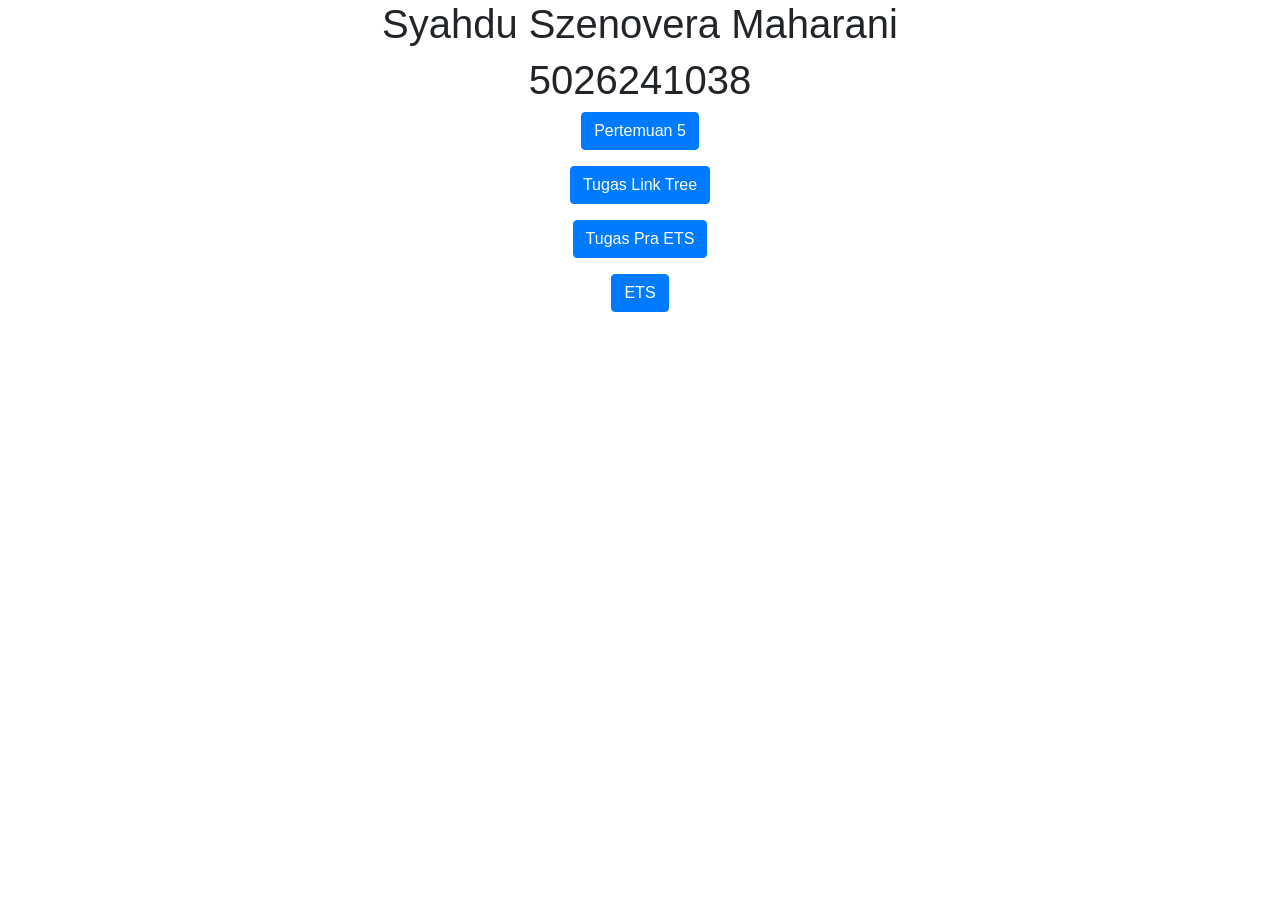
<file: index.html>
<!DOCTYPE html>
<html lang="en">

<head>
    <title>Bootstrap 4 Example</title>
    <meta charset="utf-8">
    <meta name="viewport" content="width=device-width, initial-scale=1">
    <link rel="stylesheet" href="https://cdn.jsdelivr.net/npm/bootstrap@4.6.2/dist/css/bootstrap.min.css">
    <script src="https://cdn.jsdelivr.net/npm/jquery@3.7.1/dist/jquery.slim.min.js"></script>
    <script src="https://cdn.jsdelivr.net/npm/popper.js@1.16.1/dist/umd/popper.min.js"></script>
    <script src="https://cdn.jsdelivr.net/npm/bootstrap@4.6.2/dist/js/bootstrap.bundle.min.js"></script>
</head>

<body>

    <div class="container">
        <center>
            <h1>Syahdu Szenovera Maharani</h1>
            <h1>5026241038</h1>
            <p><a href="pertemuan5.html" target="_blank"><button class="btn btn-primary">Pertemuan 5</button></a></p>
            <p><a href="linktree.html" target="_blank"><button class="btn btn-primary">Tugas Link Tree</button></a></p>
            <p><a href="tugas_ets.html" target="_blank"><button class="btn btn-primary">Tugas Pra ETS</button></a></p>
            <p><a href="5026241038.html" target="_blank"><button class="btn btn-primary">ETS</button></a>
        </center>
    </div>

</body>

</html>
</file>
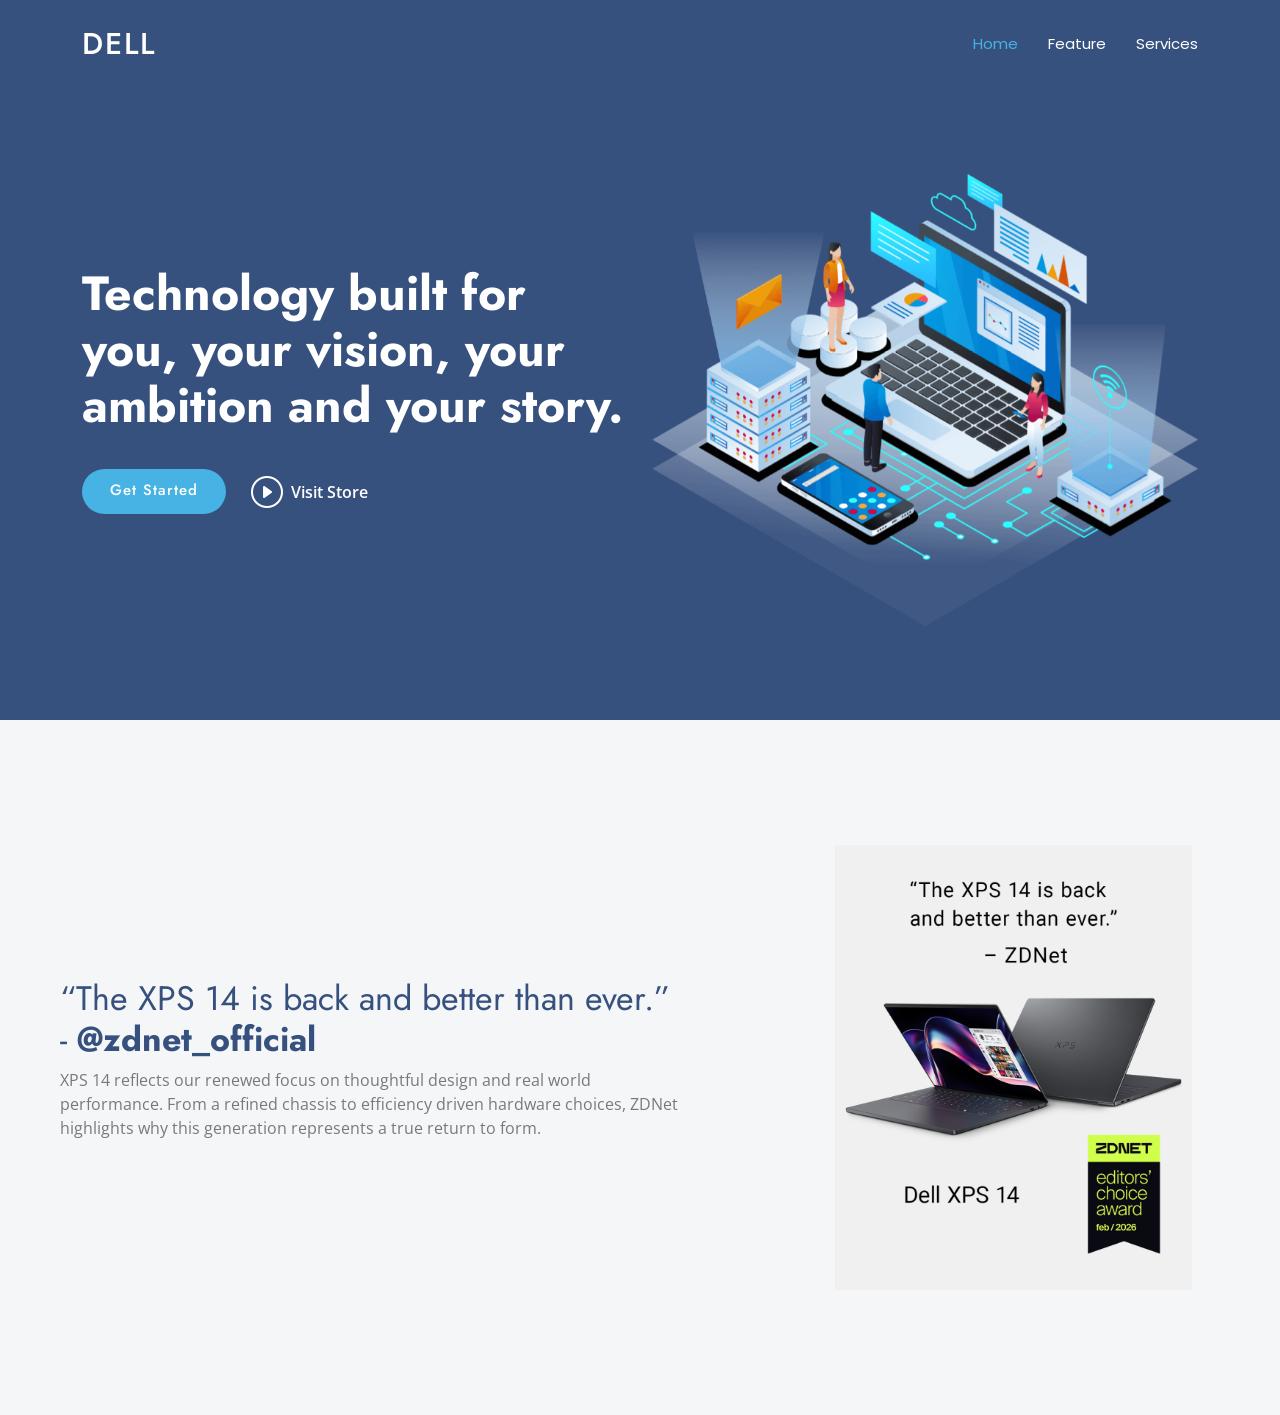
<file: pertemuan5.html>
<!DOCTYPE html>
<html lang="en">

<head>
    <meta charset="utf-8">
    <meta content="width=device-width, initial-scale=1.0" name="viewport">
    <title>Dell</title>
    <meta name="description" content="">
    <meta name="keywords" content="">

    <!-- Favicons -->
    <link href="assets/img/favicon.png" rel="icon">
    <link href="assets/img/apple-touch-icon.png" rel="apple-touch-icon">

    <!-- Fonts -->
    <link href="https://fonts.googleapis.com" rel="preconnect">
    <link href="https://fonts.gstatic.com" rel="preconnect" crossorigin>
    <link
        href="https://fonts.googleapis.com/css2?family=Open+Sans:ital,wght@0,300;0,400;0,500;0,600;0,700;0,800;1,300;1,400;1,500;1,600;1,700;1,800&family=Poppins:ital,wght@0,100;0,200;0,300;0,400;0,500;0,600;0,700;0,800;0,900;1,100;1,200;1,300;1,400;1,500;1,600;1,700;1,800;1,900&family=Jost:ital,wght@0,100;0,200;0,300;0,400;0,500;0,600;0,700;0,800;0,900;1,100;1,200;1,300;1,400;1,500;1,600;1,700;1,800;1,900&display=swap"
        rel="stylesheet">

    <!-- Vendor CSS Files -->
    <link href="assets/vendor/bootstrap/css/bootstrap.min.css" rel="stylesheet">
    <link href="assets/vendor/bootstrap-icons/bootstrap-icons.css" rel="stylesheet">
    <link href="assets/vendor/aos/aos.css" rel="stylesheet">
    <link href="assets/vendor/glightbox/css/glightbox.min.css" rel="stylesheet">
    <link href="assets/vendor/swiper/swiper-bundle.min.css" rel="stylesheet">

    <!-- Main CSS File -->
    <link href="assets/css/main.css" rel="stylesheet">

    <!-- =======================================================
  * Template Name: Arsha
  * Template URL: https://bootstrapmade.com/arsha-free-bootstrap-html-template-corporate/
  * Updated: Feb 22 2025 with Bootstrap v5.3.3
  * Author: BootstrapMade.com
  * License: https://bootstrapmade.com/license/
  ======================================================== -->
</head>

<body class="index-page">
    <header id="header" class="header d-flex align-items-center fixed-top">
        <div class="container-fluid container-xl position-relative d-flex align-items-center">

            <a href="index.html" class="logo d-flex align-items-center me-auto">
                <!-- Uncomment the line below if you also wish to use an image logo -->
                <!-- <img src="assets/img/logo.webp" alt=""> -->
                <h1 class="sitename">Dell</h1>
            </a>

            <nav id="navmenu" class="navmenu">
                <ul>
                    <li><a href="#hero" class="active">Home</a></li>
                    <li><a href="#why-us">Feature</a></li>
                    <li><a href="#services">Services</a></li>

                </ul>
                <i class="mobile-nav-toggle d-xl-none bi bi-list"></i>
            </nav>

        </div>
    </header>

    <main class="main">
        <!-- Hero Section -->
        <section id="hero" class="hero section dark-background">

            <div class="container">
                <div class="row gy-4">
                    <div class="col-lg-6 order-2 order-lg-1 d-flex flex-column justify-content-center"
                        data-aos="zoom-out">
                        <h1>Technology built for you, your vision, your ambition and your story.</h1>
                        <p></p>

                        <div class="d-flex">
                            <a href="#about" class="btn-get-started">Get Started</a>
                            <a href="visitstore.bio/dell?tab=ig"
                                class="glightbox btn-watch-video d-flex align-items-center"><i
                                    class="bi bi-play-circle"></i><span>Visit Store</span></a>
                        </div>
                    </div>
                    <div class="col-lg-6 order-1 order-lg-2 hero-img" data-aos="zoom-out" data-aos-delay="200">
                        <img src="assets/img/hero-img.png" class="img-fluid animated" alt="">
                    </div>
                </div>
            </div>

        </section><!-- /Hero Section -->

        <!-- Why Us Section -->
        <section id="why-us" class="section why-us light-background" data-builder="section">

            <div class="container-fluid">

                <div class="row gy-4">

                    <div class="col-lg-7 d-flex flex-column justify-content-center order-2 order-lg-1">

                        <div class="content px-xl-5" data-aos="fade-up" data-aos-delay="100">
                            <h3><span>“The XPS 14 is back and better than ever.” -
                                </span><strong>@zdnet_official</strong></h3>
                            <p>
                                XPS 14 reflects our renewed focus on thoughtful design and real world performance. From
                                a refined chassis to efficiency driven hardware choices, ZDNet highlights why this
                                generation represents a true return to form.
                            </p>
                        </div>
                    </div>

                    <div class="col-lg-5 order-1 order-lg-2 why-us-img">
                        <img src="assets/img/laptop.png" class="img-fluid" alt="" data-aos="zoom-in"
                            data-aos-delay="100">
                    </div>
                </div>

            </div>

        </section><!-- /Why Us Section -->
    </main>
</body>

<!-- Scroll Top -->
<a href="#" id="scroll-top" class="scroll-top d-flex align-items-center justify-content-center"><i
        class="bi bi-arrow-up-short"></i></a>

<!-- Preloader -->
<div id="preloader"></div>

<!-- Vendor JS Files -->
<script src="assets/vendor/bootstrap/js/bootstrap.bundle.min.js"></script>
<script src="assets/vendor/php-email-form/validate.js"></script>
<script src="assets/vendor/aos/aos.js"></script>
<script src="assets/vendor/glightbox/js/glightbox.min.js"></script>
<script src="assets/vendor/swiper/swiper-bundle.min.js"></script>
<script src="assets/vendor/waypoints/noframework.waypoints.js"></script>
<script src="assets/vendor/imagesloaded/imagesloaded.pkgd.min.js"></script>
<script src="assets/vendor/isotope-layout/isotope.pkgd.min.js"></script>

<!-- Main JS File -->
<script src="assets/js/main.js"></script>

</header>
</body>

</html>
</file>
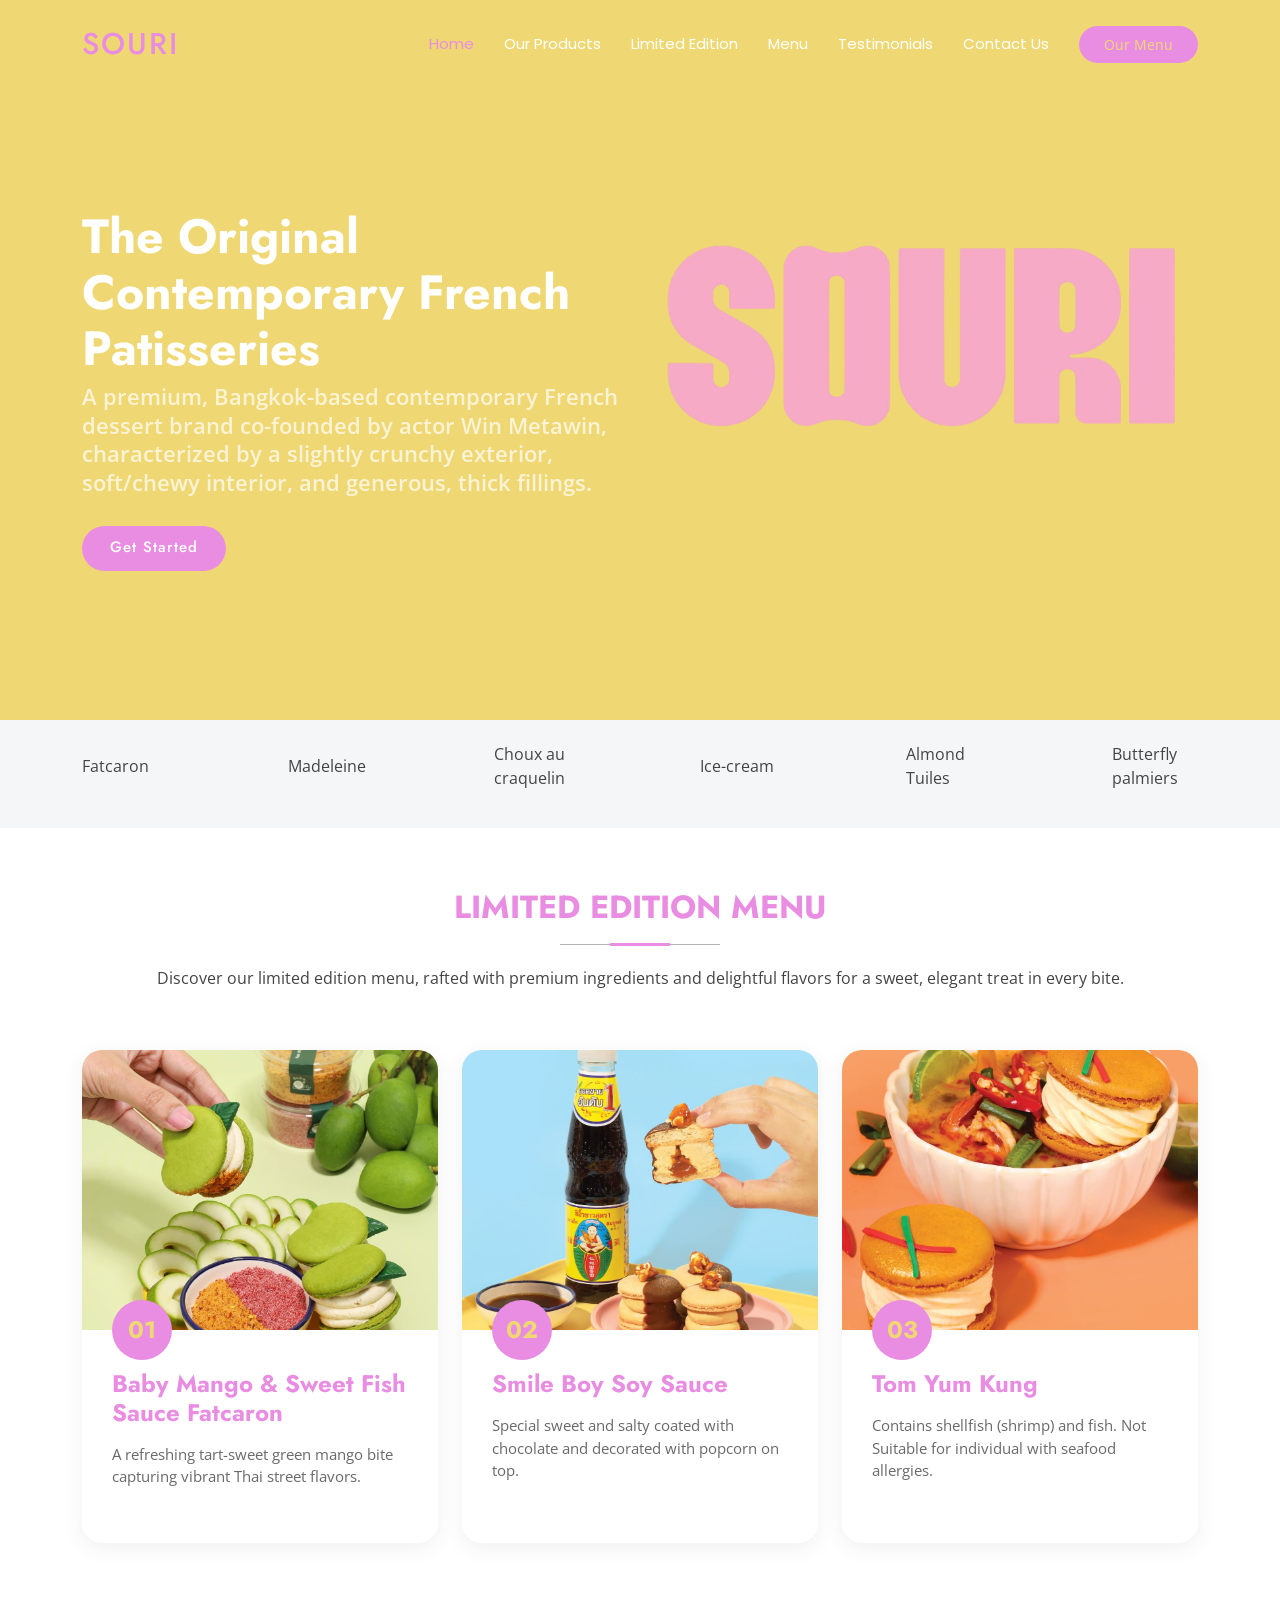
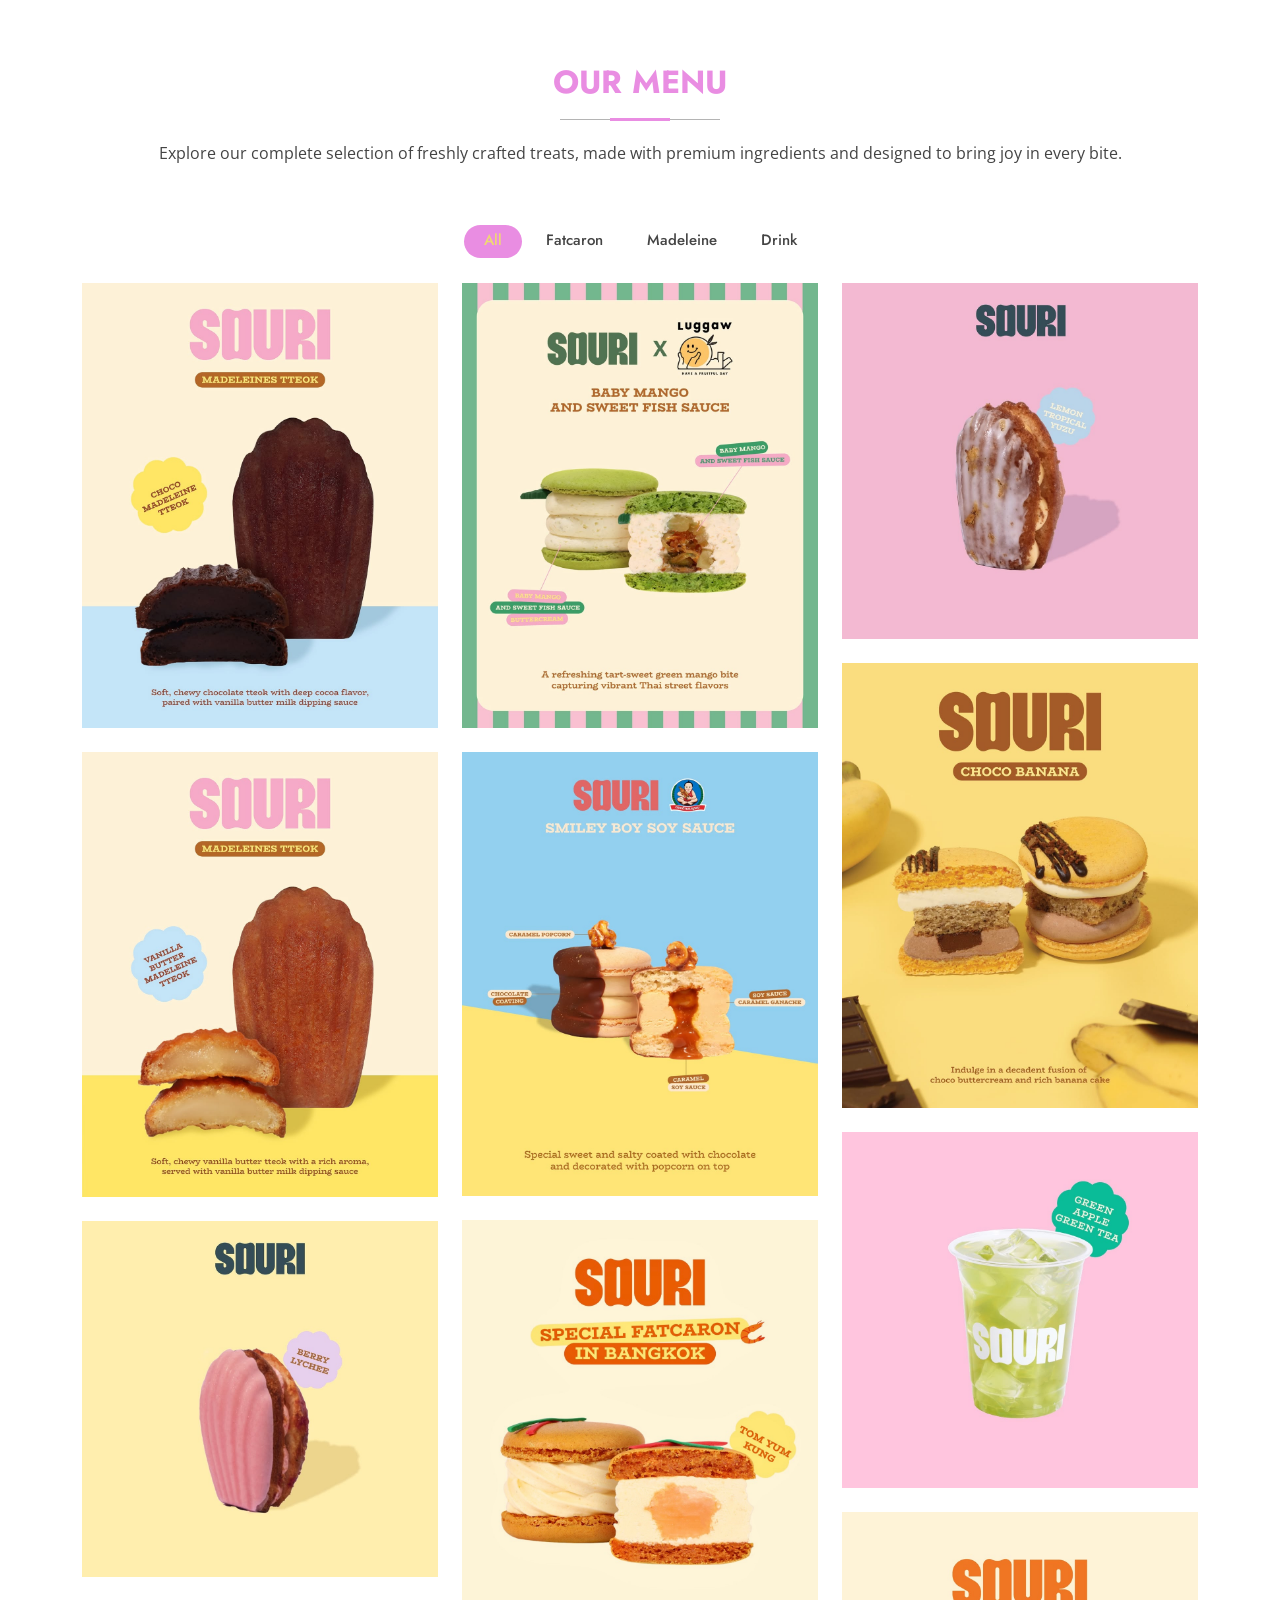
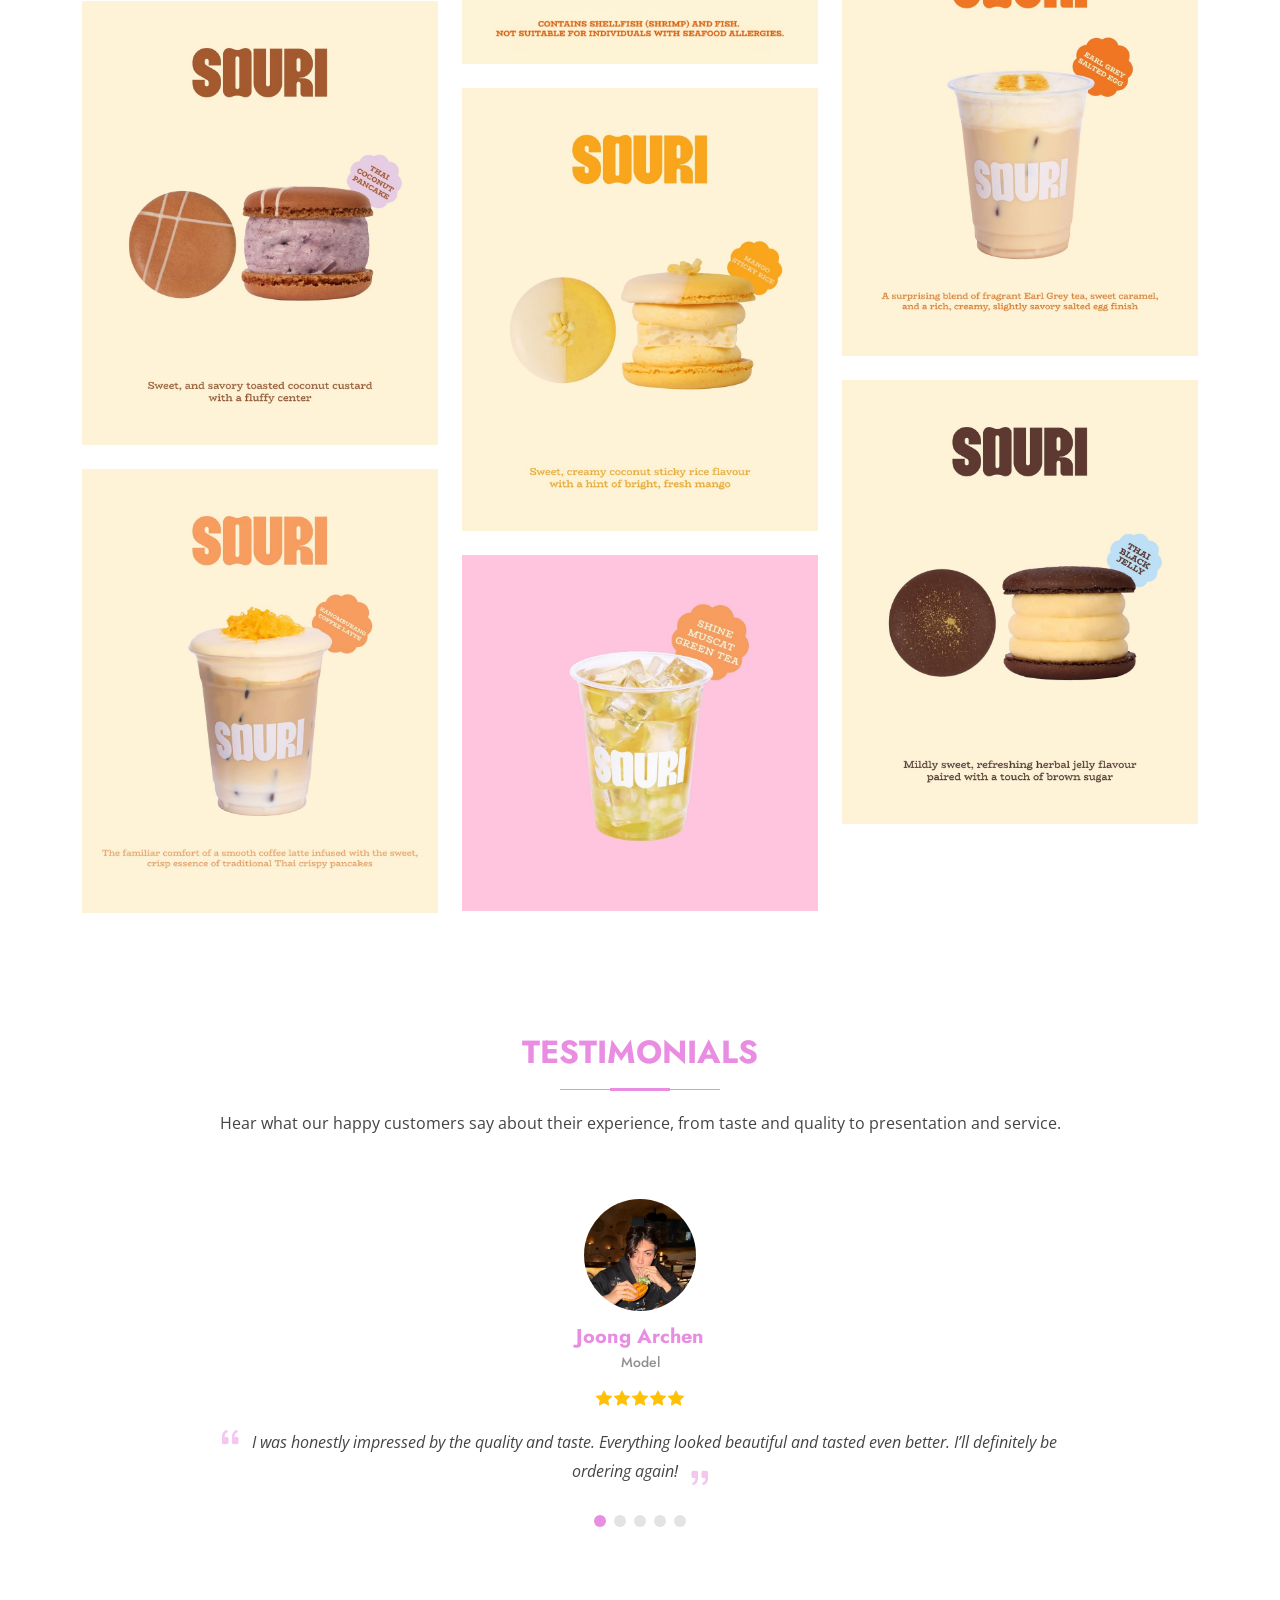
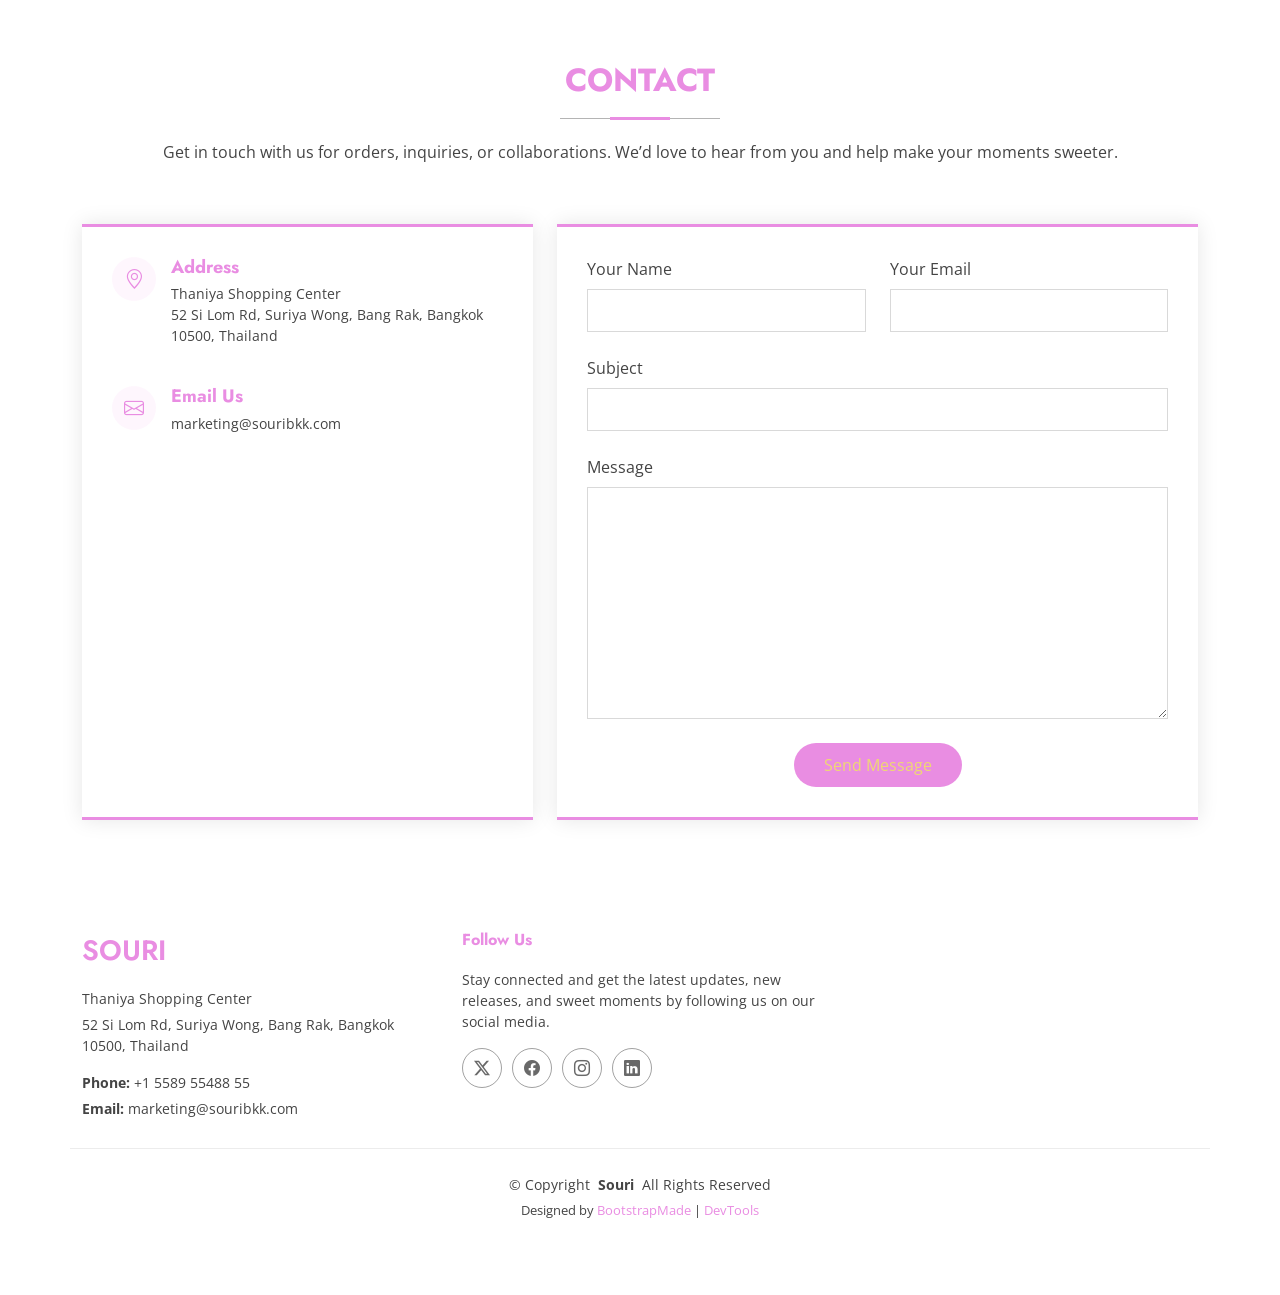
<file: tugas_ets.html>
<!DOCTYPE html>
<html lang="en">

<head>
    <meta charset="utf-8">
    <meta content="width=device-width, initial-scale=1.0" name="viewport">
    <title>Souri</title>
    <meta name="description" content="">
    <meta name="keywords" content="">

    <!-- Favicons -->
    <link href="assets/img/favicon.png" rel="icon">
    <link href="assets/img/apple-touch-icon.png" rel="apple-touch-icon">

    <!-- Fonts -->
    <link href="https://fonts.googleapis.com" rel="preconnect">
    <link href="https://fonts.gstatic.com" rel="preconnect" crossorigin>
    <link
        href="https://fonts.googleapis.com/css2?family=Open+Sans:ital,wght@0,300;0,400;0,500;0,600;0,700;0,800;1,300;1,400;1,500;1,600;1,700;1,800&family=Poppins:ital,wght@0,100;0,200;0,300;0,400;0,500;0,600;0,700;0,800;0,900;1,100;1,200;1,300;1,400;1,500;1,600;1,700;1,800;1,900&family=Jost:ital,wght@0,100;0,200;0,300;0,400;0,500;0,600;0,700;0,800;0,900;1,100;1,200;1,300;1,400;1,500;1,600;1,700;1,800;1,900&display=swap"
        rel="stylesheet">

    <!-- Vendor CSS Files -->
    <link href="assets/vendor/bootstrap/css/bootstrap.min.css" rel="stylesheet">
    <link href="assets/vendor/bootstrap-icons/bootstrap-icons.css" rel="stylesheet">
    <link href="assets/vendor/aos/aos.css" rel="stylesheet">
    <link href="assets/vendor/glightbox/css/glightbox.min.css" rel="stylesheet">
    <link href="assets/vendor/swiper/swiper-bundle.min.css" rel="stylesheet">

    <!-- Main CSS File -->
    <link href="assets/css/mainsouri.css" rel="stylesheet">

    <!-- =======================================================
  * Template Name: Arsha
  * Template URL: https://bootstrapmade.com/arsha-free-bootstrap-html-template-corporate/
  * Updated: Feb 22 2025 with Bootstrap v5.3.3
  * Author: BootstrapMade.com
  * License: https://bootstrapmade.com/license/
  ======================================================== -->
</head>

<body class="index-page">

    <!-- Header -->
    <header id="header" class="header d-flex align-items-center fixed-top">
        <div class="container-fluid container-xl position-relative d-flex align-items-center">

            <a href="index.html" class="logo d-flex align-items-center me-auto">
                <!-- Uncomment the line below if you also wish to use an image logo -->
                <!-- <img src="assets/img/logo.webp" alt=""> -->
                <h1 class="sitename">Souri</h1>
            </a>

            <nav id="navmenu" class="navmenu">
                <ul>
                    <li><a href="#hero" class="active">Home</a></li>
                    <li><a href="#clients">Our Products</a></li>
                    <li><a href="#work-process">Limited Edition</a></li>
                    <li><a href="#portfolio">Menu</a></li>
                    <li><a href="#testimonials">Testimonials</a></li>
                    <li><a href="#contact">Contact Us</a></li>
                </ul>
                <i class="mobile-nav-toggle d-xl-none bi bi-list"></i>
            </nav>
            <a class="btn-getstarted" href="#portfolio">Our Menu</a>

        </div>
    </header>

    <main class="main">

        <!-- Hero Section -->
        <section id="hero" class="hero section dark-background">

            <div class="container">
                <div class="row gy-4">
                    <div class="col-lg-6 order-2 order-lg-1 d-flex flex-column justify-content-center"
                        data-aos="zoom-out">
                        <h1>The Original Contemporary French Patisseries</h1>
                        <p>A premium, Bangkok-based contemporary French dessert brand co-founded by actor Win Metawin,
                            characterized by a slightly crunchy exterior, soft/chewy interior, and generous, thick
                            fillings.</p>
                        <div class="d-flex">
                            <a href="#about" class="btn-get-started">Get Started</a>
                        </div>
                    </div>
                    <div class="col-lg-6 order-1 order-lg-2 hero-img" data-aos="zoom-out" data-aos-delay="200">
                        <img src="assets/img/souri/logosouri.png" class="img-fluid animated" alt="">
                    </div>
                </div>
            </div>

        </section><!-- /Hero Section -->

        <!-- All Menu Section -->
        <section id="clients" class="clients section light-background">

            <div class="container" data-aos="zoom-in">

                <div class="swiper init-swiper">
                    <script type="application/json" class="swiper-config">
              {
                "loop": true,
                "speed": 600,
                "autoplay": {
                  "delay": 5000
                },
                "slidesPerView": "auto",
                "pagination": {
                  "el": ".swiper-pagination",
                  "type": "bullets",
                  "clickable": true
                },
                "breakpoints": {
                  "320": {
                    "slidesPerView": 2,
                    "spaceBetween": 40
                  },
                  "480": {
                    "slidesPerView": 3,
                    "spaceBetween": 60
                  },
                  "640": {
                    "slidesPerView": 4,
                    "spaceBetween": 80
                  },
                  "992": {
                    "slidesPerView": 5,
                    "spaceBetween": 120
                  },
                  "1200": {
                    "slidesPerView": 6,
                    "spaceBetween": 120
                  }
                }
              }
            </script>
                    <div class="swiper-wrapper align-items-center">
                        <div class="swiper-slide">
                            <p>Fatcaron</p>
                        </div>
                        <div class="swiper-slide">
                            <p>Madeleine</p>
                        </div>
                        <div class="swiper-slide">
                            <p>Choux au craquelin</p>
                        </div>
                        <div class="swiper-slide">
                            <p>Ice-cream</p>
                        </div>
                        <div class="swiper-slide">
                            <p>Almond Tuiles</p>
                        </div>
                        <div class="swiper-slide">
                            <p>Butterfly palmiers</p>
                        </div>
                        <div class="swiper-slide">
                            <p>Plated Dessert</p>
                        </div>
                        <div class="swiper-slide">
                            <p>Savory</p>
                        </div>
                        <div class="swiper-slide">
                            <p>Cake</p>
                        </div>
                        <div class="swiper-slide">
                            <p>Fizzy</p>
                        </div>
                        <div class="swiper-slide">
                            <p>Tea</p>
                        </div>
                        <div class="swiper-slide">
                            <p>Milk</p>
                        </div>
                        <div class="swiper-slide">
                            <p>Coffee series</p>
                        </div>
                    </div>
                </div>

            </div>

        </section><!-- /All Menu Section -->

        <!-- Limited Menu Section -->
        <section id="work-process" class="work-process section">

            <!-- Section Title -->
            <div class="container section-title" data-aos="fade-up">
                <h2>Limited Edition Menu</h2>
                <p>Discover our limited edition menu, rafted with premium ingredients and delightful flavors for a
                    sweet, elegant
                    treat in every bite.</p>
            </div><!-- End Section Title -->

            <div class="container" data-aos="fade-up" data-aos-delay="100">

                <div class="row gy-5">

                    <div class="col-lg-4" data-aos="fade-up" data-aos-delay="200">
                        <div class="steps-item">
                            <div class="steps-image">
                                <img src="assets/img/souri/newmenu1.jpg" alt="Step 1" class="img-fluid" loading="lazy">
                            </div>
                            <div class="steps-content">
                                <div class="steps-number">01</div>
                                <h3>Baby Mango & Sweet Fish Sauce Fatcaron</h3>
                                <p>A refreshing tart-sweet green mango bite capturing vibrant Thai street flavors.</p>
                            </div>
                        </div><!-- End Steps Item -->
                    </div>

                    <div class="col-lg-4" data-aos="fade-up" data-aos-delay="300">
                        <div class="steps-item">
                            <div class="steps-image">
                                <img src="assets/img/souri/newmenu2.jpg" alt="Step 2" class="img-fluid" loading="lazy">
                            </div>
                            <div class="steps-content">
                                <div class="steps-number">02</div>
                                <h3>Smile Boy Soy Sauce</h3>
                                <p>Special sweet and salty coated with chocolate and decorated with popcorn on top.</p>
                            </div>
                        </div><!-- End Steps Item -->
                    </div>

                    <div class="col-lg-4" data-aos="fade-up" data-aos-delay="400">
                        <div class="steps-item">
                            <div class="steps-image">
                                <img src="assets/img/souri/newmenu3.jpg" alt="Step 3" class="img-fluid" loading="lazy">
                            </div>
                            <div class="steps-content">
                                <div class="steps-number">03</div>
                                <h3>Tom Yum Kung</h3>
                                <p>Contains shellfish (shrimp) and fish. Not Suitable for individual with seafood
                                    allergies.</p>
                            </div>
                        </div><!-- End Steps Item -->
                    </div>

                </div>

            </div>

        </section><!-- /Limited Menu Section -->

        <!-- Menu Section -->
        <section id="portfolio" class="portfolio section">

            <!-- Section Title -->
            <div class="container section-title" data-aos="fade-up">
                <h2>Our Menu</h2>
                <p>Explore our complete selection of freshly crafted treats, made with premium ingredients and designed
                    to bring joy in every bite.</p>
            </div><!-- End Section Title -->

            <div class="container">

                <div class="isotope-layout" data-default-filter="*" data-layout="masonry" data-sort="original-order">

                    <ul class="portfolio-filters isotope-filters" data-aos="fade-up" data-aos-delay="100">
                        <li data-filter="*" class="filter-active">All</li>
                        <li data-filter=".filter-fat">Fatcaron</li>
                        <li data-filter=".filter-mad">Madeleine</li>
                        <li data-filter=".filter-dr">Drink</li>
                    </ul><!-- End Portfolio Filters -->

                    <div class="row gy-4 isotope-container" data-aos="fade-up" data-aos-delay="200">

                        <div class="col-lg-4 col-md-6 portfolio-item isotope-item filter-mad">
                            <img src="assets/img/souri/mad2.jpg" class="img-fluid" alt="">
                            <div class="portfolio-info">
                                <h4>Choco Madeleine Tteok</h4>
                                <p>Soft, chewy vanilla chocolate tteok with deep cocoa flavor, paired with vanilla
                                    butter milk dipping sauce.</p>
                                <a href="assets/img/souri/mad2.jpg" title="Choco Madeleine Tteok"
                                    data-gallery="portfolio-gallery-product" class="glightbox preview-link"><i
                                        class="bi bi-zoom-in"></i></a>
                                <a href="https://www.instagram.com/p/DXgnC0BGrUP/?img_index=1" title="More Details"
                                    class="details-link"><i class="bi bi-link-45deg"></i></a>
                            </div>
                        </div><!-- End Portfolio Item -->

                        <div class="col-lg-4 col-md-6 portfolio-item isotope-item filter-fat">
                            <img src="assets/img/souri/fat1.jpg" class="img-fluid" alt="">
                            <div class="portfolio-info">
                                <h4>Baby Mango and Sweet Fish Sauce</h4>
                                <p>A refreshing tart-sweet green mango bite capturing vibrant Thai street flavors.</p>
                                <a href="assets/img/souri/fat1.jpg" title="Baby Mango and Sweet Fish Sauce"
                                    data-gallery="portfolio-gallery-branding" class="glightbox preview-link"><i
                                        class="bi bi-zoom-in"></i></a>
                                <a href="https://www.instagram.com/p/DXJoqKlGt0W/?img_index=1" title="More Details"
                                    class="details-link"><i class="bi bi-link-45deg"></i></a>
                            </div>
                        </div><!-- End Portfolio Item -->

                        <div class="col-lg-4 col-md-6 portfolio-item isotope-item filter-mad">
                            <img src="assets/img/souri/mad4.jpg" class="img-fluid" alt="">
                            <div class="portfolio-info">
                                <h4>Lemon Tropical Yuzu</h4>
                                <p>A refreshing tangy taste from passion fruit buttercream, with a fragrant lemon aroma
                                    and chewy yuzu jelly.</p>
                                <a href="assets/img/souri/mad4.jpg" title="Lemon Tropical Yuzu"
                                    data-gallery="portfolio-gallery-branding" class="glightbox preview-link"><i
                                        class="bi bi-zoom-in"></i></a>
                                <a href="https://www.instagram.com/p/C_HvN-MzE--/?img_index=1" title="More Details"
                                    class="details-link"><i class="bi bi-link-45deg"></i></a>
                            </div>
                        </div><!-- End Portfolio Item -->

                        <div class="col-lg-4 col-md-6 portfolio-item isotope-item filter-fat">
                            <img src="assets/img/souri/fat2.jpg" class="img-fluid" alt="">
                            <div class="portfolio-info">
                                <h4>Choco Banana</h4>
                                <p>Indulge in a decadent fusion of choco buttercream and rich banana cake</p>
                                <a href="assets/img/souri/fat2.jpg" title="Choco Banana"
                                    data-gallery="portfolio-gallery-app" class="glightbox preview-link"><i
                                        class="bi bi-zoom-in"></i></a>
                                <a href="https://www.instagram.com/p/DVAwGkNEosj/" title="More Details"
                                    class="details-link"><i class="bi bi-link-45deg"></i></a>
                            </div>
                        </div><!-- End Portfolio Item -->

                        <div class="col-lg-4 col-md-6 portfolio-item isotope-item filter-mad">
                            <img src="assets/img/souri/mad1.jpg" class="img-fluid" alt="">
                            <div class="portfolio-info">
                                <h4>Vanilla Butter Madeleine Tteok</h4>
                                <p>Soft, chewy vanilla butter tteok with a rich aroma, served with vanilla butter milk
                                    dipping sauce.</p>
                                <a href="assets/img/souri/mad1.jpg" title="Vanilla Butter Madeleine Tteok"
                                    data-gallery="portfolio-gallery-app" class="glightbox preview-link"><i
                                        class="bi bi-zoom-in"></i></a>
                                <a href="https://www.instagram.com/p/DXgnC0BGrUP/?img_index=1" title="More Details"
                                    class="details-link"><i class="bi bi-link-45deg"></i></a>
                            </div>
                        </div><!-- End Portfolio Item -->

                        <div class="col-lg-4 col-md-6 portfolio-item isotope-item filter-fat">
                            <img src="assets/img/souri/fat3.jpg" class="img-fluid" alt="">
                            <div class="portfolio-info">
                                <h4>Smile Boy Soy Sauce</h4>
                                <p>Special sweet and salty coated with chocolate and decorated with popcorn on top.</p>
                                <a href="assets/img/souri/fat3.jpg" title="Smile Boy Soy Sauce"
                                    data-gallery="portfolio-gallery-product" class="glightbox preview-link"><i
                                        class="bi bi-zoom-in"></i></a>
                                <a href="https://www.instagram.com/p/DTcssdXEj0G/?img_index=1" title="More Details"
                                    class="details-link"><i class="bi bi-link-45deg"></i></a>
                            </div>
                        </div><!-- End Portfolio Item -->

                        <div class="col-lg-4 col-md-6 portfolio-item isotope-item filter-dr">
                            <img src="assets/img/souri/dr3.jpg" class="img-fluid" alt="">
                            <div class="portfolio-info">
                                <h4>Green Apple Grean Tea</h4>
                                <p>A green apple-flavored green tea with a balanced sweet and sour taste, enhanced with
                                    chewy konjac jelly for an extra fun experience with every sip.</p>
                                <a href="assets/img/souri/dr3.jpg" title="Green Apple Grean Tea"
                                    data-gallery="portfolio-gallery-branding" class="glightbox preview-link"><i
                                        class="bi bi-zoom-in"></i></a>
                                <a href="https://www.instagram.com/p/C_NSLqsz4fC/?img_index=1" title="More Details"
                                    class="details-link"><i class="bi bi-link-45deg"></i></a>
                            </div>
                        </div><!-- End Portfolio Item -->

                        <div class="col-lg-4 col-md-6 portfolio-item isotope-item filter-fat">
                            <img src="assets/img/souri/fat4.jpg" class="img-fluid" alt="">
                            <div class="portfolio-info">
                                <h4>Tom Yum Kung</h4>
                                <p>Contains shellfish (shrimp) and fish. Not Suitable for individual with seafood
                                    allergies.</p>
                                <a href="assets/img/souri/fat4.jpg" title="Tom Yum Kung"
                                    data-gallery="portfolio-gallery-branding" class="glightbox preview-link"><i
                                        class="bi bi-zoom-in"></i></a>
                                <a href="https://www.instagram.com/p/DS2CJ83kpX3/?img_index=1" title="More Details"
                                    class="details-link"><i class="bi bi-link-45deg"></i></a>
                            </div>
                        </div><!-- End Portfolio Item -->

                        <div class="col-lg-4 col-md-6 portfolio-item isotope-item filter-mad">
                            <img src="assets/img/souri/mad5.jpg" class="img-fluid" alt="">
                            <div class="portfolio-info">
                                <h4>Berry Lychee</h4>
                                <p>A perfect blend of fragrant strawberry cream and lychee sauce, with a chewy texture
                                    from raspberry jelly.</p>
                                <a href="assets/img/souri/mad5.jpg" title="Berry Lychee"
                                    data-gallery="portfolio-gallery-branding" class="glightbox preview-link"><i
                                        class="bi bi-zoom-in"></i></a>
                                <a href="https://www.instagram.com/p/C_HvN-MzE--/?img_index=1" title="More Details"
                                    class="details-link"><i class="bi bi-link-45deg"></i></a>
                            </div>
                        </div><!-- End Portfolio Item -->

                        <div class="col-lg-4 col-md-6 portfolio-item isotope-item filter-dr">
                            <img src="assets/img/souri/dr2.jpg" class="img-fluid" alt="">
                            <div class="portfolio-info">
                                <h4>Earl Grey Salted Egg</h4>
                                <p>A surprising blend of fragrant Earl Grey tea, sweet caramel, and a rich, creamy,
                                    slightly savory salted egg finish.</p>
                                <a href="assets/img/souri/dr2.jpg" title="Earl Grey Salted Egg"
                                    data-gallery="portfolio-gallery-product" class="glightbox preview-link"><i
                                        class="bi bi-zoom-in"></i></a>
                                <a href="https://www.instagram.com/p/DSrqglNEiHI/?img_index=1" title="More Details"
                                    class="details-link"><i class="bi bi-link-45deg"></i></a>
                            </div>
                        </div><!-- End Portfolio Item -->

                        <div class="col-lg-4 col-md-6 portfolio-item isotope-item filter-fat">
                            <img src="assets/img/souri/fat5.jpg" class="img-fluid" alt="">
                            <div class="portfolio-info">
                                <h4>Thai Coconut Pancakes</h4>
                                <p>Sweet, and savory toasted coconut custard with a fluffy center.</p>
                                <a href="assets/img/souri/fat5.jpg" title="Thai Coconut Pancakes"
                                    data-gallery="portfolio-gallery-branding" class="glightbox preview-link"><i
                                        class="bi bi-zoom-in"></i></a>
                                <a href="https://www.instagram.com/p/DSpfqMhEsB3/?img_index=1" title="More Details"
                                    class="details-link"><i class="bi bi-link-45deg"></i></a>
                            </div>
                        </div><!-- End Portfolio Item -->

                        <div class="col-lg-4 col-md-6 portfolio-item isotope-item filter-fat">
                            <img src="assets/img/souri/fat6.jpg" class="img-fluid" alt="">
                            <div class="portfolio-info">
                                <h4>Mango Sticky Rice</h4>
                                <p>Sweet, creamy coconut sticky rise flavor with a hint of bright, fresh mango.</p>
                                <a href="assets/img/souri/fat6.jpg" title="Mango Sticky Rice"
                                    data-gallery="portfolio-gallery-branding" class="glightbox preview-link"><i
                                        class="bi bi-zoom-in"></i></a>
                                <a href="https://www.instagram.com/p/DSpae0aktWM/?img_index=1" title="More Details"
                                    class="details-link"><i class="bi bi-link-45deg"></i></a>
                            </div>
                        </div><!-- End Portfolio Item -->

                        <div class="col-lg-4 col-md-6 portfolio-item isotope-item filter-fat">
                            <img src="assets/img/souri/fat7.jpg" class="img-fluid" alt="">
                            <div class="portfolio-info">
                                <h4>Thai Black Jelly</h4>
                                <p>Mildly sweet, refreshing herbal jelly flavour paired with a touch of brown sugar.</p>
                                <a href="assets/img/souri/fat7.jpg" title="Thai Black Jelly"
                                    data-gallery="portfolio-gallery-branding" class="glightbox preview-link"><i
                                        class="bi bi-zoom-in"></i></a>
                                <a href="https://www.instagram.com/p/DSpTehQEvu5/?img_index=1" title="More Details"
                                    class="details-link"><i class="bi bi-link-45deg"></i></a>
                            </div>
                        </div><!-- End Portfolio Item -->

                        <div class="col-lg-4 col-md-6 portfolio-item isotope-item filter-dr">
                            <img src="assets/img/souri/dr1.jpg" class="img-fluid" alt="">
                            <div class="portfolio-info">
                                <h4>Kanom Bueang Coffee Latte</h4>
                                <p>The familiar comfort of a smooth coffee latte infused with the sweet, crisp essence
                                    of tradisional Thai crispy pancakes.</p>
                                <a href="https://www.instagram.com/p/DSrqglNEiHI/?img_index=1"
                                    title="Kanom Bueang Coffee Latte" data-gallery="portfolio-gallery-app"
                                    class="glightbox preview-link"><i class="bi bi-zoom-in"></i></a>
                                <a href="assets/img/souri/dr1.jpg" title="More Details" class="details-link"><i
                                        class="bi bi-link-45deg"></i></a>
                            </div>
                        </div><!-- End Portfolio Item -->

                        <div class="col-lg-4 col-md-6 portfolio-item isotope-item filter-dr">
                            <img src="assets/img/souri/dr4.jpg" class="img-fluid" alt="">
                            <div class="portfolio-info">
                                <h4>Shine Muscat Grean Tea</h4>
                                <p>A perfectly sweet and fragrant Shine Muscat grape-flavored green tea with chewy
                                    konjac jelly for a delightful treat.</p>
                                <a href="assets/img/souri/dr4.jpg" title="Green Apple Grean Tea"
                                    data-gallery="portfolio-gallery-branding" class="glightbox preview-link"><i
                                        class="bi bi-zoom-in"></i></a>
                                <a href="https://www.instagram.com/p/C_NSLqsz4fC/?img_index=1" title="More Details"
                                    class="details-link"><i class="bi bi-link-45deg"></i></a>
                            </div>
                        </div><!-- End Portfolio Item -->

                    </div><!-- End Portfolio Container -->

                </div>

            </div>

        </section><!-- /Menu Section -->

        <!-- Testimonials Section -->
        <section id="testimonials" class="testimonials section">

            <!-- Section Title -->
            <div class="container section-title" data-aos="fade-up">
                <h2>Testimonials</h2>
                <p>Hear what our happy customers say about their experience, from taste and quality to presentation and
                    service.</p>
            </div><!-- End Section Title -->

            <div class="container" data-aos="fade-up" data-aos-delay="100">

                <div class="swiper init-swiper">
                    <script type="application/json" class="swiper-config">
          {
            "loop": true,
            "speed": 600,
            "autoplay": {
              "delay": 5000
            },
            "slidesPerView": "auto",
            "pagination": {
              "el": ".swiper-pagination",
              "type": "bullets",
              "clickable": true
            }
          }
        </script>
                    <div class="swiper-wrapper">

                        <div class="swiper-slide">
                            <div class="testimonial-item">
                                <img src="assets/img/souri/testi1.png" class="testimonial-img" alt="">
                                <h3>Joong Archen</h3>
                                <h4>Model</h4>
                                <div class="stars">
                                    <i class="bi bi-star-fill"></i><i class="bi bi-star-fill"></i><i
                                        class="bi bi-star-fill"></i><i class="bi bi-star-fill"></i><i
                                        class="bi bi-star-fill"></i>
                                </div>
                                <p>
                                    <i class="bi bi-quote quote-icon-left"></i>
                                    <span>I was honestly impressed by the quality and taste. Everything looked beautiful
                                        and tasted even better. I’ll definitely be ordering again!</span>
                                    <i class="bi bi-quote quote-icon-right"></i>
                                </p>
                            </div>
                        </div><!-- End testimonial item -->

                        <div class="swiper-slide">
                            <div class="testimonial-item">
                                <img src="assets/img/souri/testi2.png" class="testimonial-img" alt="">
                                <h3>Phuwintang</h3>
                                <h4>Photographer</h4>
                                <div class="stars">
                                    <i class="bi bi-star-fill"></i><i class="bi bi-star-fill"></i><i
                                        class="bi bi-star-fill"></i><i class="bi bi-star-fill"></i>
                                </div>
                                <p>
                                    <i class="bi bi-quote quote-icon-left"></i>
                                    <span>Really delicious and fresh! The flavors were well balanced and not too sweet.
                                        Great experience overall.</span>
                                    <i class="bi bi-quote quote-icon-right"></i>
                                </p>
                            </div>
                        </div><!-- End testimonial item -->

                        <div class="swiper-slide">
                            <div class="testimonial-item">
                                <img src="assets/img/souri/testi3.png" class="testimonial-img" alt="">
                                <h3>Jimmy</h3>
                                <h4>Doctor</h4>
                                <div class="stars">
                                    <i class="bi bi-star-fill"></i><i class="bi bi-star-fill"></i><i
                                        class="bi bi-star-fill"></i><i class="bi bi-star-fill"></i><i
                                        class="bi bi-star-fill"></i>
                                </div>
                                <p>
                                    <i class="bi bi-quote quote-icon-left"></i>
                                    <span>Beautiful presentation and amazing taste. It made our celebration feel extra
                                        special.</span>
                                    <i class="bi bi-quote quote-icon-right"></i>
                                </p>
                            </div>
                        </div><!-- End testimonial item -->

                        <div class="swiper-slide">
                            <div class="testimonial-item">
                                <img src="assets/img/souri/testi4.png" class="testimonial-img" alt="">
                                <h3>Naravit</h3>
                                <h4>Entrepreneur</h4>
                                <div class="stars">
                                    <i class="bi bi-star-fill"></i><i class="bi bi-star-fill"></i><i
                                        class="bi bi-star-fill"></i><i class="bi bi-star-fill"></i>
                                </div>
                                <p>
                                    <i class="bi bi-quote quote-icon-left"></i>
                                    <span>Loved the texture and quality. You can tell everything is made with care.
                                        Would happily order again.</span>
                                    <i class="bi bi-quote quote-icon-right"></i>
                                </p>
                            </div>
                        </div><!-- End testimonial item -->

                        <div class="swiper-slide">
                            <div class="testimonial-item">
                                <img src="assets/img/souri/testi5.png" class="testimonial-img" alt="">
                                <h3>Nanon</h3>
                                <h4>Musician</h4>
                                <div class="stars">
                                    <i class="bi bi-star-fill"></i><i class="bi bi-star-fill"></i><i
                                        class="bi bi-star-fill"></i><i class="bi bi-star-fill"></i><i
                                        class="bi bi-star-fill"></i>
                                </div>
                                <p>
                                    <i class="bi bi-quote quote-icon-left"></i>
                                    <span>One of the best treats I’ve had in a while. Fresh, elegant, and absolutely
                                        satisfying.</span>
                                    <i class="bi bi-quote quote-icon-right"></i>
                                </p>
                            </div>
                        </div><!-- End testimonial item -->

                    </div>
                    <div class="swiper-pagination"></div>
                </div>

            </div>

        </section><!-- /Testimonials Section -->

        <!-- Contact Section -->
        <section id="contact" class="contact section">

            <!-- Section Title -->
            <div class="container section-title" data-aos="fade-up">
                <h2>Contact</h2>
                <p>Get in touch with us for orders, inquiries, or collaborations. We’d love to hear from you and help
                    make your moments sweeter.</p>
            </div><!-- End Section Title -->

            <div class="container" data-aos="fade-up" data-aos-delay="100">

                <div class="row gy-4">

                    <div class="col-lg-5">

                        <div class="info-wrap">
                            <div class="info-item d-flex" data-aos="fade-up" data-aos-delay="200">
                                <i class="bi bi-geo-alt flex-shrink-0"></i>
                                <div>
                                    <h3>Address</h3>
                                    <p>Thaniya Shopping Center</p>
                                    <p>52 Si Lom Rd, Suriya Wong, Bang Rak, Bangkok 10500, Thailand</p>
                                </div>
                            </div><!-- End Info Item -->

                            <div class="info-item d-flex" data-aos="fade-up" data-aos-delay="400">
                                <i class="bi bi-envelope flex-shrink-0"></i>
                                <div>
                                    <h3>Email Us</h3>
                                    <p>marketing@souribkk.com</p>
                                </div>
                            </div><!-- End Info Item -->

                            <iframe
                                src="https://www.google.com/maps/embed?pb=!1m18!1m12!1m3!1d7853.022451591363!2d100.53708604950496!3d13.729914305890675!2m3!1f0!2f0!3f0!3m2!1i1024!2i768!4f13.1!3m3!1m2!1s0x30e29fab8be18423%3A0x3ff14fb0e44f220e!2sSOURI%20(Thaniya)!5e0!3m2!1sid!2sid!4v1777929861888!5m2!1sid!2sid"
                                width="400" height="300" style="border:0;" allowfullscreen="" loading="lazy"
                                referrerpolicy="no-referrer-when-downgrade" frameborder="0"
                                style="border:0; width: 100%; height: 270px;" allowfullscreen="" loading="lazy"
                                referrerpolicy="no-referrer-when-downgrade"></iframe>
                        </div>
                    </div>

                    <div class="col-lg-7">
                        <form action="forms/contact.php" method="post" class="php-email-form" data-aos="fade-up"
                            data-aos-delay="200">
                            <div class="row gy-4">

                                <div class="col-md-6">
                                    <label for="name-field" class="pb-2">Your Name</label>
                                    <input type="text" name="name" id="name-field" class="form-control" required="">
                                </div>

                                <div class="col-md-6">
                                    <label for="email-field" class="pb-2">Your Email</label>
                                    <input type="email" class="form-control" name="email" id="email-field" required="">
                                </div>

                                <div class="col-md-12">
                                    <label for="subject-field" class="pb-2">Subject</label>
                                    <input type="text" class="form-control" name="subject" id="subject-field"
                                        required="">
                                </div>

                                <div class="col-md-12">
                                    <label for="message-field" class="pb-2">Message</label>
                                    <textarea class="form-control" name="message" rows="10" id="message-field"
                                        required=""></textarea>
                                </div>

                                <div class="col-md-12 text-center">
                                    <div class="loading">Loading</div>
                                    <div class="error-message"></div>
                                    <div class="sent-message">Your message has been sent. Thank you!</div>

                                    <button type="submit">Send Message</button>
                                </div>

                            </div>
                        </form>
                    </div><!-- End Contact Form -->

                </div>

            </div>

        </section><!-- /Contact Section -->

    </main>

    <footer id="footer" class="footer">

        <div class="container footer-top">
            <div class="row gy-4">
                <div class="col-lg-4 col-md-6 footer-about">
                    <a href="index.html" class="d-flex align-items-center">
                        <span class="sitename">Souri</span>
                    </a>
                    <div class="footer-contact pt-3">
                        <p>Thaniya Shopping Center</p>
                        <p>52 Si Lom Rd, Suriya Wong, Bang Rak, Bangkok 10500, Thailand</p>
                        <p class="mt-3"><strong>Phone:</strong> <span>+1 5589 55488 55</span></p>
                        <p><strong>Email:</strong> <span>marketing@souribkk.com</span></p>
                    </div>
                </div>

                <div class="col-lg-4 col-md-12">
                    <h4>Follow Us</h4>
                    <p>Stay connected and get the latest updates, new releases, and sweet moments by following us on our
                        social media.</p>
                    <div class="social-links d-flex">
                        <a href=""><i class="bi bi-twitter-x"></i></a>
                        <a href=""><i class="bi bi-facebook"></i></a>
                        <a href=""><i class="bi bi-instagram"></i></a>
                        <a href=""><i class="bi bi-linkedin"></i></a>
                    </div>
                </div>

            </div>
        </div>

        <div class="container copyright text-center mt-4">
            <p>© <span>Copyright</span> <strong class="px-1 sitename">Souri</strong> <span>All Rights Reserved</span>
            </p>
            <div class="credits">
                <!-- All the links in the footer should remain intact. -->
                <!-- You can delete the links only if you've purchased the pro version. -->
                <!-- Licensing information: https://bootstrapmade.com/license/ -->
                <!-- Purchase the pro version with working PHP/AJAX contact form: [buy-url] -->
                Designed by <a href="https://bootstrapmade.com/">BootstrapMade</a> | <a
                    href="https://bootstrapmade.com/tools/">DevTools</a>
            </div>
        </div>

    </footer>

    <!-- Scroll Top -->
    <a href="#" id="scroll-top" class="scroll-top d-flex align-items-center justify-content-center"><i
            class="bi bi-arrow-up-short"></i></a>

    <!-- Preloader -->
    <div id="preloader"></div>

    <!-- Vendor JS Files -->
    <script src="assets/vendor/bootstrap/js/bootstrap.bundle.min.js"></script>
    <script src="assets/vendor/php-email-form/validate.js"></script>
    <script src="assets/vendor/aos/aos.js"></script>
    <script src="assets/vendor/glightbox/js/glightbox.min.js"></script>
    <script src="assets/vendor/swiper/swiper-bundle.min.js"></script>
    <script src="assets/vendor/waypoints/noframework.waypoints.js"></script>
    <script src="assets/vendor/imagesloaded/imagesloaded.pkgd.min.js"></script>
    <script src="assets/vendor/isotope-layout/isotope.pkgd.min.js"></script>

    <!-- Main JS File -->
    <script src="assets/js/main.js"></script>

</body>

</html>
</file>
<file: assets/css/main.css>
/**
* Template Name: Arsha
* Template URL: https://bootstrapmade.com/arsha-free-bootstrap-html-template-corporate/
* Updated: Feb 22 2025 with Bootstrap v5.3.3
* Author: BootstrapMade.com
* License: https://bootstrapmade.com/license/
*/

/*--------------------------------------------------------------
# Font & Color Variables
# Help: https://bootstrapmade.com/color-system/
--------------------------------------------------------------*/
/* Fonts */
:root {
  --default-font: "Open Sans",  system-ui, -apple-system, "Segoe UI", Roboto, "Helvetica Neue", Arial, "Noto Sans", "Liberation Sans", sans-serif, "Apple Color Emoji", "Segoe UI Emoji", "Segoe UI Symbol", "Noto Color Emoji";
  --heading-font: "Jost",  sans-serif;
  --nav-font: "Poppins",  sans-serif;
}

/* Global Colors - The following color variables are used throughout the website. Updating them here will change the color scheme of the entire website */
:root { 
  --background-color: #ffffff; /* Background color for the entire website, including individual sections */
  --default-color: #444444; /* Default color used for the majority of the text content across the entire website */
  --heading-color: #37517e; /* Color for headings, subheadings and title throughout the website */
  --accent-color: #47b2e4; /* Accent color that represents your brand on the website. It's used for buttons, links, and other elements that need to stand out */
  --surface-color: #ffffff; /* The surface color is used as a background of boxed elements within sections, such as cards, icon boxes, or other elements that require a visual separation from the global background. */
  --contrast-color: #ffffff; /* Contrast color for text, ensuring readability against backgrounds of accent, heading, or default colors. */
}

/* Nav Menu Colors - The following color variables are used specifically for the navigation menu. They are separate from the global colors to allow for more customization options */
:root {
  --nav-color: #ffffff;  /* The default color of the main navmenu links */
  --nav-hover-color: #47b2e4; /* Applied to main navmenu links when they are hovered over or active */
  --nav-mobile-background-color: #ffffff; /* Used as the background color for mobile navigation menu */
  --nav-dropdown-background-color: #ffffff; /* Used as the background color for dropdown items that appear when hovering over primary navigation items */
  --nav-dropdown-color: #444444; /* Used for navigation links of the dropdown items in the navigation menu. */
  --nav-dropdown-hover-color: #47b2e4; /* Similar to --nav-hover-color, this color is applied to dropdown navigation links when they are hovered over. */
}

/* Color Presets - These classes override global colors when applied to any section or element, providing reuse of the sam color scheme. */

.light-background {
  --background-color: #f5f6f8;
  --surface-color: #ffffff;
}

.dark-background {
  --background-color: #37517e;
  --default-color: #ffffff;
  --heading-color: #ffffff;
  --surface-color: #4668a2;
  --contrast-color: #ffffff;
}

/* Smooth scroll */
:root {
  scroll-behavior: smooth;
}

/*--------------------------------------------------------------
# General Styling & Shared Classes
--------------------------------------------------------------*/
body {
  color: var(--default-color);
  background-color: var(--background-color);
  font-family: var(--default-font);
}

a {
  color: var(--accent-color);
  text-decoration: none;
  transition: 0.3s;
}

a:hover {
  color: color-mix(in srgb, var(--accent-color), transparent 25%);
  text-decoration: none;
}

h1,
h2,
h3,
h4,
h5,
h6 {
  color: var(--heading-color);
  font-family: var(--heading-font);
}

/* PHP Email Form Messages
------------------------------*/
.php-email-form .error-message {
  display: none;
  background: #df1529;
  color: #ffffff;
  text-align: left;
  padding: 15px;
  margin-bottom: 24px;
  font-weight: 600;
}

.php-email-form .sent-message {
  display: none;
  color: #ffffff;
  background: #059652;
  text-align: center;
  padding: 15px;
  margin-bottom: 24px;
  font-weight: 600;
}

.php-email-form .loading {
  display: none;
  background: var(--surface-color);
  text-align: center;
  padding: 15px;
  margin-bottom: 24px;
}

.php-email-form .loading:before {
  content: "";
  display: inline-block;
  border-radius: 50%;
  width: 24px;
  height: 24px;
  margin: 0 10px -6px 0;
  border: 3px solid var(--accent-color);
  border-top-color: var(--surface-color);
  animation: php-email-form-loading 1s linear infinite;
}

@keyframes php-email-form-loading {
  0% {
    transform: rotate(0deg);
  }

  100% {
    transform: rotate(360deg);
  }
}

/*--------------------------------------------------------------
# Global Header
--------------------------------------------------------------*/
.header {
  --background-color: #3d4d6a;
  --heading-color: #ffffff;
  color: var(--default-color);
  background-color: var(--background-color);
  padding: 15px 0;
  transition: all 0.5s;
  z-index: 997;
}

.header .logo {
  line-height: 1;
}

.header .logo img {
  max-height: 36px;
  margin-right: 8px;
}

.header .logo h1 {
  font-size: 30px;
  margin: 0;
  font-weight: 500;
  color: var(--heading-color);
  letter-spacing: 2px;
  text-transform: uppercase;
}

.header .btn-getstarted,
.header .btn-getstarted:focus {
  color: var(--contrast-color);
  background: var(--accent-color);
  font-size: 14px;
  padding: 8px 25px;
  margin: 0 0 0 30px;
  border-radius: 50px;
  transition: 0.3s;
}

.header .btn-getstarted:hover,
.header .btn-getstarted:focus:hover {
  color: var(--contrast-color);
  background: color-mix(in srgb, var(--accent-color), transparent 15%);
}

@media (max-width: 1200px) {
  .header .logo {
    order: 1;
  }

  .header .btn-getstarted {
    order: 2;
    margin: 0 15px 0 0;
    padding: 6px 15px;
  }

  .header .navmenu {
    order: 3;
  }
}

/* Index Page Header
------------------------------*/
.index-page .header {
  --background-color: rgba(255, 255, 255, 0);
  --heading-color: #ffffff;
  --nav-color: #ffffff;
}

/* Index Page Header on Scroll
------------------------------*/
.index-page.scrolled .header {
  --background-color: rgba(40, 58, 90, 0.9);
}

/*--------------------------------------------------------------
# Navigation Menu
--------------------------------------------------------------*/
/* Desktop Navigation */
@media (min-width: 1200px) {
  .navmenu {
    padding: 0;
  }

  .navmenu ul {
    margin: 0;
    padding: 0;
    display: flex;
    list-style: none;
    align-items: center;
  }

  .navmenu li {
    position: relative;
  }

  .navmenu a,
  .navmenu a:focus {
    color: var(--nav-color);
    padding: 18px 15px;
    font-size: 15px;
    font-family: var(--nav-font);
    font-weight: 400;
    display: flex;
    align-items: center;
    justify-content: space-between;
    white-space: nowrap;
    transition: 0.3s;
  }

  .navmenu a i,
  .navmenu a:focus i {
    font-size: 12px;
    line-height: 0;
    margin-left: 5px;
    transition: 0.3s;
  }

  .navmenu li:last-child a {
    padding-right: 0;
  }

  .navmenu li:hover>a,
  .navmenu .active,
  .navmenu .active:focus {
    color: var(--nav-hover-color);
  }

  .navmenu .dropdown ul {
    margin: 0;
    padding: 10px 0;
    background: var(--nav-dropdown-background-color);
    display: block;
    position: absolute;
    visibility: hidden;
    left: 14px;
    top: 130%;
    opacity: 0;
    transition: 0.3s;
    border-radius: 4px;
    z-index: 99;
    box-shadow: 0px 0px 30px rgba(0, 0, 0, 0.1);
  }

  .navmenu .dropdown ul li {
    min-width: 200px;
  }

  .navmenu .dropdown ul a {
    padding: 10px 20px;
    font-size: 15px;
    text-transform: none;
    color: var(--nav-dropdown-color);
  }

  .navmenu .dropdown ul a i {
    font-size: 12px;
  }

  .navmenu .dropdown ul a:hover,
  .navmenu .dropdown ul .active:hover,
  .navmenu .dropdown ul li:hover>a {
    color: var(--nav-dropdown-hover-color);
  }

  .navmenu .dropdown:hover>ul {
    opacity: 1;
    top: 100%;
    visibility: visible;
  }

  .navmenu .dropdown .dropdown ul {
    top: 0;
    left: -90%;
    visibility: hidden;
  }

  .navmenu .dropdown .dropdown:hover>ul {
    opacity: 1;
    top: 0;
    left: -100%;
    visibility: visible;
  }

  .navmenu .megamenu {
    position: static;
  }

  .navmenu .megamenu ul {
    margin: 0;
    padding: 10px;
    background: var(--nav-dropdown-background-color);
    box-shadow: 0px 0px 20px rgba(0, 0, 0, 0.1);
    position: absolute;
    top: 130%;
    left: 0;
    right: 0;
    visibility: hidden;
    opacity: 0;
    display: flex;
    transition: 0.3s;
    border-radius: 4px;
    z-index: 99;
  }

  .navmenu .megamenu ul li {
    flex: 1;
  }

  .navmenu .megamenu ul li a,
  .navmenu .megamenu ul li:hover>a {
    padding: 10px 20px;
    font-size: 15px;
    color: var(--nav-dropdown-color);
  }

  .navmenu .megamenu ul li a:hover,
  .navmenu .megamenu ul li .active,
  .navmenu .megamenu ul li .active:hover {
    color: var(--nav-dropdown-hover-color);
  }

  .navmenu .megamenu:hover>ul {
    opacity: 1;
    top: 100%;
    visibility: visible;
  }

  .navmenu .dd-box-shadow {
    box-shadow: 0px 0px 30px rgba(0, 0, 0, 0.1);
  }
}

/* Mobile Navigation */
@media (max-width: 1199px) {
  .mobile-nav-toggle {
    color: var(--nav-color);
    font-size: 28px;
    line-height: 0;
    margin-right: 10px;
    cursor: pointer;
    transition: color 0.3s;
  }

  .navmenu {
    padding: 0;
    z-index: 9997;
  }

  .navmenu ul {
    display: none;
    list-style: none;
    position: absolute;
    inset: 60px 20px 20px 20px;
    padding: 10px 0;
    margin: 0;
    border-radius: 6px;
    background-color: var(--nav-mobile-background-color);
    overflow-y: auto;
    transition: 0.3s;
    z-index: 9998;
    box-shadow: 0px 0px 30px rgba(0, 0, 0, 0.1);
  }

  .navmenu a,
  .navmenu a:focus {
    color: var(--nav-dropdown-color);
    padding: 10px 20px;
    font-family: var(--nav-font);
    font-size: 17px;
    font-weight: 500;
    display: flex;
    align-items: center;
    justify-content: space-between;
    white-space: nowrap;
    transition: 0.3s;
  }

  .navmenu a i,
  .navmenu a:focus i {
    font-size: 12px;
    line-height: 0;
    margin-left: 5px;
    width: 30px;
    height: 30px;
    display: flex;
    align-items: center;
    justify-content: center;
    border-radius: 50%;
    transition: 0.3s;
    background-color: color-mix(in srgb, var(--accent-color), transparent 90%);
  }

  .navmenu a i:hover,
  .navmenu a:focus i:hover {
    background-color: var(--accent-color);
    color: var(--contrast-color);
  }

  .navmenu a:hover,
  .navmenu .active,
  .navmenu .active:focus {
    color: var(--nav-dropdown-hover-color);
  }

  .navmenu .active i,
  .navmenu .active:focus i {
    background-color: var(--accent-color);
    color: var(--contrast-color);
    transform: rotate(180deg);
  }

  .navmenu .dropdown ul {
    position: static;
    display: none;
    z-index: 99;
    padding: 10px 0;
    margin: 10px 20px;
    background-color: var(--nav-dropdown-background-color);
    border: 1px solid color-mix(in srgb, var(--default-color), transparent 90%);
    box-shadow: none;
    transition: all 0.5s ease-in-out;
  }

  .navmenu .dropdown ul ul {
    background-color: rgba(33, 37, 41, 0.1);
  }

  .navmenu .dropdown>.dropdown-active {
    display: block;
    background-color: rgba(33, 37, 41, 0.03);
  }

  .mobile-nav-active {
    overflow: hidden;
  }

  .mobile-nav-active .mobile-nav-toggle {
    color: #fff;
    position: absolute;
    font-size: 32px;
    top: 15px;
    right: 15px;
    margin-right: 0;
    z-index: 9999;
  }

  .mobile-nav-active .navmenu {
    position: fixed;
    overflow: hidden;
    inset: 0;
    background: rgba(33, 37, 41, 0.8);
    transition: 0.3s;
  }

  .mobile-nav-active .navmenu>ul {
    display: block;
  }
}

/*--------------------------------------------------------------
# Global Footer
--------------------------------------------------------------*/
.footer {
  color: var(--default-color);
  background-color: var(--background-color);
  font-size: 14px;
  padding-bottom: 50px;
  position: relative;
}

.footer .footer-newsletter {
  background-color: color-mix(in srgb, var(--heading-color), transparent 95%);
  padding: 50px 0;
}

.footer .footer-newsletter h4 {
  font-size: 24px;
}

.footer .footer-newsletter .newsletter-form {
  margin-top: 30px;
  margin-bottom: 15px;
  padding: 6px 8px;
  position: relative;
  background-color: color-mix(in srgb, var(--background-color), transparent 50%);
  border: 1px solid color-mix(in srgb, var(--default-color), transparent 90%);
  box-shadow: 0px 2px 25px rgba(0, 0, 0, 0.1);
  display: flex;
  transition: 0.3s;
  border-radius: 50px;
}

.footer .footer-newsletter .newsletter-form:focus-within {
  border-color: var(--accent-color);
}

.footer .footer-newsletter .newsletter-form input[type=email] {
  border: 0;
  padding: 4px;
  width: 100%;
  background-color: color-mix(in srgb, var(--background-color), transparent 50%);
  color: var(--default-color);
}

.footer .footer-newsletter .newsletter-form input[type=email]:focus-visible {
  outline: none;
}

.footer .footer-newsletter .newsletter-form input[type=submit] {
  border: 0;
  font-size: 16px;
  padding: 0 20px;
  margin: -7px -8px -7px 0;
  background: var(--accent-color);
  color: var(--contrast-color);
  transition: 0.3s;
  border-radius: 50px;
}

.footer .footer-newsletter .newsletter-form input[type=submit]:hover {
  background: color-mix(in srgb, var(--accent-color), transparent 20%);
}

.footer .footer-top {
  padding-top: 50px;
}

.footer .social-links a {
  display: flex;
  align-items: center;
  justify-content: center;
  width: 40px;
  height: 40px;
  border-radius: 50%;
  border: 1px solid color-mix(in srgb, var(--default-color), transparent 50%);
  font-size: 16px;
  color: color-mix(in srgb, var(--default-color), transparent 20%);
  margin-right: 10px;
  transition: 0.3s;
}

.footer .social-links a:hover {
  color: var(--accent-color);
  border-color: var(--accent-color);
}

.footer h4 {
  font-size: 16px;
  font-weight: bold;
  position: relative;
  padding-bottom: 12px;
}

.footer .footer-links {
  margin-bottom: 30px;
}

.footer .footer-links ul {
  list-style: none;
  padding: 0;
  margin: 0;
}

.footer .footer-links ul i {
  margin-right: 3px;
  font-size: 12px;
  line-height: 0;
  color: var(--accent-color);
}

.footer .footer-links ul li {
  padding: 10px 0;
  display: flex;
  align-items: center;
}

.footer .footer-links ul li:first-child {
  padding-top: 0;
}

.footer .footer-links ul a {
  display: inline-block;
  color: color-mix(in srgb, var(--default-color), transparent 20%);
  line-height: 1;
}

.footer .footer-links ul a:hover {
  color: var(--accent-color);
}

.footer .footer-about a {
  color: var(--heading-color);
  font-size: 28px;
  font-weight: 600;
  text-transform: uppercase;
  font-family: var(--heading-font);
}

.footer .footer-contact p {
  margin-bottom: 5px;
}

.footer .copyright {
  padding-top: 25px;
  padding-bottom: 25px;
  border-top: 1px solid color-mix(in srgb, var(--default-color), transparent 90%);
}

.footer .copyright p {
  margin-bottom: 0;
}

.footer .credits {
  margin-top: 6px;
  font-size: 13px;
}

/*--------------------------------------------------------------
# Preloader
--------------------------------------------------------------*/
#preloader {
  position: fixed;
  inset: 0;
  z-index: 999999;
  overflow: hidden;
  background: var(--background-color);
  transition: all 0.6s ease-out;
}

#preloader:before {
  content: "";
  position: fixed;
  top: calc(50% - 30px);
  left: calc(50% - 30px);
  border: 6px solid #ffffff;
  border-color: var(--accent-color) transparent var(--accent-color) transparent;
  border-radius: 50%;
  width: 60px;
  height: 60px;
  animation: animate-preloader 1.5s linear infinite;
}

@keyframes animate-preloader {
  0% {
    transform: rotate(0deg);
  }

  100% {
    transform: rotate(360deg);
  }
}

/*--------------------------------------------------------------
# Scroll Top Button
--------------------------------------------------------------*/
.scroll-top {
  position: fixed;
  visibility: hidden;
  opacity: 0;
  right: 15px;
  bottom: -15px;
  z-index: 99999;
  background-color: var(--accent-color);
  width: 44px;
  height: 44px;
  border-radius: 50px;
  transition: all 0.4s;
}

.scroll-top i {
  font-size: 24px;
  color: var(--contrast-color);
  line-height: 0;
}

.scroll-top:hover {
  background-color: color-mix(in srgb, var(--accent-color), transparent 20%);
  color: var(--contrast-color);
}

.scroll-top.active {
  visibility: visible;
  opacity: 1;
  bottom: 15px;
}

/*--------------------------------------------------------------
# Disable aos animation delay on mobile devices
--------------------------------------------------------------*/
@media screen and (max-width: 768px) {
  [data-aos-delay] {
    transition-delay: 0 !important;
  }
}

/*--------------------------------------------------------------
# Global Page Titles & Breadcrumbs
--------------------------------------------------------------*/
.page-title {
  --background-color: color-mix(in srgb, var(--default-color), transparent 96%);
  color: var(--default-color);
  background-color: var(--background-color);
  padding: 20px 0;
  position: relative;
}

.page-title h1 {
  font-size: 28px;
  font-weight: 700;
  margin: 0;
}

.page-title .breadcrumbs ol {
  display: flex;
  flex-wrap: wrap;
  list-style: none;
  padding: 0 0 10px 0;
  margin: 0;
  font-size: 14px;
}

.page-title .breadcrumbs ol li+li {
  padding-left: 10px;
}

.page-title .breadcrumbs ol li+li::before {
  content: "/";
  display: inline-block;
  padding-right: 10px;
  color: color-mix(in srgb, var(--default-color), transparent 70%);
}

/*--------------------------------------------------------------
# Global Sections
--------------------------------------------------------------*/
section,
.section {
  color: var(--default-color);
  background-color: var(--background-color);
  padding: 60px 0;
  scroll-margin-top: 88px;
  overflow: clip;
}

@media (max-width: 1199px) {

  section,
  .section {
    scroll-margin-top: 66px;
  }
}

/*--------------------------------------------------------------
# Global Section Titles
--------------------------------------------------------------*/
.section-title {
  text-align: center;
  padding-bottom: 60px;
  position: relative;
}

.section-title h2 {
  font-size: 32px;
  font-weight: 700;
  margin-bottom: 20px;
  padding-bottom: 20px;
  text-transform: uppercase;
  position: relative;
}

.section-title h2:before {
  content: "";
  position: absolute;
  display: block;
  width: 160px;
  height: 1px;
  background: color-mix(in srgb, var(--default-color), transparent 60%);
  left: 0;
  right: 0;
  bottom: 1px;
  margin: auto;
}

.section-title h2::after {
  content: "";
  position: absolute;
  display: block;
  width: 60px;
  height: 3px;
  background: var(--accent-color);
  left: 0;
  right: 0;
  bottom: 0;
  margin: auto;
}

.section-title p {
  margin-bottom: 0;
}

/*--------------------------------------------------------------
# Hero Section
--------------------------------------------------------------*/
.hero {
  width: 100%;
  min-height: 80vh;
  position: relative;
  padding: 120px 0 60px 0;
  display: flex;
  align-items: center;
}

.hero h1 {
  margin: 0;
  font-size: 48px;
  font-weight: 700;
  line-height: 56px;
}

.hero p {
  color: color-mix(in srgb, var(--default-color), transparent 30%);
  margin: 5px 0 30px 0;
  font-size: 22px;
  line-height: 1.3;
  font-weight: 600;
}

.hero .btn-get-started {
  color: var(--contrast-color);
  background: var(--accent-color);
  font-family: var(--heading-font);
  font-weight: 500;
  font-size: 15px;
  letter-spacing: 1px;
  display: inline-block;
  padding: 10px 28px 12px 28px;
  border-radius: 50px;
  transition: 0.5s;
}

.hero .btn-get-started:hover {
  color: var(--contrast-color);
  background: color-mix(in srgb, var(--accent-color), transparent 15%);
}

.hero .btn-watch-video {
  font-size: 16px;
  transition: 0.5s;
  margin-left: 25px;
  color: var(--default-color);
  font-weight: 600;
}

.hero .btn-watch-video i {
  color: var(--contrast-color);
  font-size: 32px;
  transition: 0.3s;
  line-height: 0;
  margin-right: 8px;
}

.hero .btn-watch-video:hover {
  color: var(--accent-color);
}

.hero .btn-watch-video:hover i {
  color: color-mix(in srgb, var(--accent-color), transparent 15%);
}

.hero .animated {
  animation: up-down 2s ease-in-out infinite alternate-reverse both;
}

@media (max-width: 640px) {
  .hero h1 {
    font-size: 28px;
    line-height: 36px;
  }

  .hero p {
    font-size: 18px;
    line-height: 24px;
    margin-bottom: 30px;
  }

  .hero .btn-get-started,
  .hero .btn-watch-video {
    font-size: 13px;
  }
}

@keyframes up-down {
  0% {
    transform: translateY(10px);
  }

  100% {
    transform: translateY(-10px);
  }
}

/*--------------------------------------------------------------
# Clients Section
--------------------------------------------------------------*/
.clients {
  padding: 12px 0;
}

.clients .swiper {
  padding: 10px 0;
}

.clients .swiper-wrapper {
  height: auto;
}

.clients .swiper-slide img {
  transition: 0.3s;
  padding: 0 10px;
}

.clients .swiper-slide img:hover {
  transform: scale(1.1);
}

/*--------------------------------------------------------------
# About Section
--------------------------------------------------------------*/
.about ul {
  list-style: none;
  padding: 0;
}

.about ul li {
  padding-bottom: 5px;
  display: flex;
  align-items: center;
}

.about ul i {
  font-size: 20px;
  padding-right: 4px;
  color: var(--accent-color);
}

.about .read-more {
  color: var(--accent-color);
  font-family: var(--heading-font);
  font-weight: 500;
  font-size: 16px;
  letter-spacing: 1px;
  padding: 8px 28px;
  border-radius: 5px;
  transition: 0.3s;
  display: inline-flex;
  align-items: center;
  justify-content: center;
  border: 2px solid var(--accent-color);
}

.about .read-more i {
  font-size: 18px;
  margin-left: 5px;
  line-height: 0;
  transition: 0.3s;
}

.about .read-more:hover {
  background: var(--accent-color);
  color: var(--contrast-color);
}

.about .read-more:hover i {
  transform: translate(5px, 0);
}

/*--------------------------------------------------------------
# Why Us Section
--------------------------------------------------------------*/
.why-us {
  padding: 30px 0;
}

.why-us .content h3 {
  font-weight: 400;
  font-size: 34px;
}

.why-us .content p {
  color: color-mix(in srgb, var(--default-color), transparent 30%);
}

.why-us .faq-container .faq-item {
  background-color: var(--surface-color);
  position: relative;
  padding: 20px;
  margin-bottom: 20px;
  box-shadow: 0px 5px 25px 0px rgba(0, 0, 0, 0.1);
  overflow: hidden;
}

.why-us .faq-container .faq-item:last-child {
  margin-bottom: 0;
}

.why-us .faq-container .faq-item h3 {
  font-weight: 500;
  font-size: 17px;
  line-height: 24px;
  margin: 0 30px 0 0;
  transition: 0.3s;
  cursor: pointer;
}

.why-us .faq-container .faq-item h3 span {
  color: var(--accent-color);
  padding-right: 5px;
  font-weight: 600;
}

.why-us .faq-container .faq-item h3:hover {
  color: var(--accent-color);
}

.why-us .faq-container .faq-item .faq-content {
  display: grid;
  grid-template-rows: 0fr;
  transition: 0.3s ease-in-out;
  visibility: hidden;
  opacity: 0;
}

.why-us .faq-container .faq-item .faq-content p {
  margin-bottom: 0;
  overflow: hidden;
}

.why-us .faq-container .faq-item .faq-icon {
  position: absolute;
  top: 22px;
  left: 20px;
  font-size: 22px;
  line-height: 0;
  transition: 0.3s;
  color: var(--accent-color);
}

.why-us .faq-container .faq-item .faq-toggle {
  position: absolute;
  top: 20px;
  right: 20px;
  font-size: 16px;
  line-height: 0;
  transition: 0.3s;
  cursor: pointer;
}

.why-us .faq-container .faq-item .faq-toggle:hover {
  color: var(--accent-color);
}

.why-us .faq-container .faq-active h3 {
  color: var(--accent-color);
}

.why-us .faq-container .faq-active .faq-content {
  grid-template-rows: 1fr;
  visibility: visible;
  opacity: 1;
  padding-top: 10px;
}

.why-us .faq-container .faq-active .faq-toggle {
  transform: rotate(90deg);
  color: var(--accent-color);
}

.why-us .why-us-img {
  display: flex;
  align-items: center;
  justify-content: center;
}

.why-us .why-us-img img {
  max-height: 70%;
}

/*--------------------------------------------------------------
# Skills Section
--------------------------------------------------------------*/
.skills .content h3 {
  font-size: 2rem;
  font-weight: 700;
}

.skills .content p {
  color: color-mix(in srgb, var(--default-color), transparent 30%);
}

.skills .content p:last-child {
  margin-bottom: 0;
}

.skills .content ul {
  list-style: none;
  padding: 0;
}

.skills .content ul li {
  padding-bottom: 10px;
}

.skills .progress {
  height: 60px;
  display: block;
  background: none;
  border-radius: 0;
}

.skills .progress .skill {
  color: var(--default-color);
  padding: 0;
  margin: 0 0 6px 0;
  text-transform: uppercase;
  display: block;
  font-weight: 600;
  font-family: var(--heading-font);
}

.skills .progress .skill .val {
  float: right;
  font-style: normal;
}

.skills .progress-bar-wrap {
  background: color-mix(in srgb, var(--heading-color), transparent 90%);
  height: 10px;
}

.skills .progress-bar {
  width: 1px;
  height: 10px;
  transition: 0.9s;
  background-color: var(--heading-color);
}

/*--------------------------------------------------------------
# Services Section
--------------------------------------------------------------*/
.services .service-item {
  background-color: var(--surface-color);
  box-shadow: 0px 5px 90px 0px rgba(0, 0, 0, 0.1);
  padding: 50px 30px;
  transition: all ease-in-out 0.4s;
  height: 100%;
}

.services .service-item .icon {
  margin-bottom: 10px;
}

.services .service-item .icon i {
  color: var(--accent-color);
  font-size: 36px;
  transition: 0.3s;
}

.services .service-item h4 {
  font-weight: 700;
  margin-bottom: 15px;
  font-size: 20px;
}

.services .service-item h4 a {
  color: var(--heading-color);
  transition: ease-in-out 0.3s;
}

.services .service-item p {
  line-height: 24px;
  font-size: 14px;
  margin-bottom: 0;
}

.services .service-item:hover {
  transform: translateY(-10px);
}

.services .service-item:hover h4 a {
  color: var(--accent-color);
}

/*--------------------------------------------------------------
# Work Process Section
--------------------------------------------------------------*/
.work-process .steps-item {
  background: var(--surface-color);
  border-radius: 20px;
  height: 100%;
  transition: all 0.3s ease-in-out;
  box-shadow: 0 5px 20px color-mix(in srgb, var(--default-color), transparent 92%);
}

.work-process .steps-item .steps-image {
  border-radius: 20px 20px 0 0;
  overflow: hidden;
}

.work-process .steps-item:hover {
  transform: translateY(-10px);
  box-shadow: 0 15px 30px color-mix(in srgb, var(--accent-color), transparent 85%);
}

.work-process .steps-item:hover .steps-number {
  background: var(--accent-color);
  color: var(--contrast-color);
}

.work-process .steps-item:hover .steps-image img {
  transform: scale(1.1);
}

.work-process .steps-image {
  position: relative;
  height: 280px;
}

.work-process .steps-image img {
  width: 100%;
  height: 100%;
  object-fit: cover;
  transition: transform 0.6s ease;
}

.work-process .steps-content {
  position: relative;
  padding: 40px 30px 30px;
}

.work-process .steps-content .steps-number {
  position: absolute;
  left: 30px;
  top: -30px;
  width: 60px;
  height: 60px;
  background: var(--accent-color);
  color: var(--contrast-color);
  border-radius: 50%;
  font-family: var(--heading-font);
  font-size: 24px;
  font-weight: 700;
  display: flex;
  align-items: center;
  justify-content: center;
  transition: all 0.3s ease-in-out;
}

.work-process .steps-content h3 {
  font-size: 24px;
  font-weight: 700;
  margin-bottom: 15px;
}

.work-process .steps-content p {
  font-size: 15px;
  color: color-mix(in srgb, var(--default-color), transparent 20%);
  margin-bottom: 25px;
}

.work-process .steps-features .feature-item {
  display: flex;
  align-items: center;
  margin-bottom: 12px;
}

.work-process .steps-features .feature-item:last-child {
  margin-bottom: 0;
}

.work-process .steps-features .feature-item i {
  color: var(--accent-color);
  font-size: 18px;
  margin-right: 10px;
}

.work-process .steps-features .feature-item span {
  font-size: 14px;
  color: color-mix(in srgb, var(--default-color), transparent 15%);
}

@media (max-width: 1199px) {
  .work-process .steps-image {
    height: 240px;
  }

  .work-process .steps-content {
    padding: 35px 25px 25px;
  }

  .work-process .steps-content h3 {
    font-size: 22px;
  }
}

@media (max-width: 991px) {
  .work-process .steps-item {
    margin-bottom: 30px;
  }

  .work-process .steps-image {
    height: 220px;
  }

  .work-process .steps-content {
    padding: 30px 20px 20px;
  }

  .work-process .steps-content .steps-number {
    width: 50px;
    height: 50px;
    font-size: 20px;
    left: 25px;
    top: -25px;
  }

  .work-process .steps-content h3 {
    font-size: 20px;
    margin-bottom: 12px;
  }

  .work-process .steps-content p {
    font-size: 14px;
    margin-bottom: 20px;
  }
}

/*--------------------------------------------------------------
# Call To Action Section
--------------------------------------------------------------*/
.call-to-action {
  padding: 120px 0;
  position: relative;
  clip-path: inset(0);
}

.call-to-action img {
  position: fixed;
  top: 0;
  left: 0;
  display: block;
  width: 100%;
  height: 100%;
  object-fit: cover;
  z-index: 1;
}

.call-to-action:before {
  content: "";
  background: color-mix(in srgb, var(--background-color), transparent 35%);
  position: absolute;
  inset: 0;
  z-index: 2;
}

.call-to-action .container {
  position: relative;
  z-index: 3;
}

.call-to-action h3 {
  color: var(--default-color);
  font-size: 28px;
  font-weight: 700;
}

.call-to-action p {
  color: var(--default-color);
}

.call-to-action .cta-btn {
  font-family: var(--heading-font);
  font-weight: 500;
  font-size: 16px;
  letter-spacing: 1px;
  display: inline-block;
  padding: 12px 40px;
  border-radius: 50px;
  transition: 0.5s;
  margin: 10px;
  border: 2px solid var(--contrast-color);
  color: var(--contrast-color);
}

.call-to-action .cta-btn:hover {
  background: var(--accent-color);
  border: 2px solid var(--accent-color);
}

/*--------------------------------------------------------------
# Portfolio Section
--------------------------------------------------------------*/
.portfolio .portfolio-filters {
  padding: 0;
  margin: 0 auto 20px auto;
  list-style: none;
  text-align: center;
}

.portfolio .portfolio-filters li {
  cursor: pointer;
  display: inline-block;
  padding: 8px 20px 10px 20px;
  margin: 0;
  font-size: 15px;
  font-weight: 500;
  line-height: 1;
  margin-bottom: 5px;
  border-radius: 50px;
  transition: all 0.3s ease-in-out;
  font-family: var(--heading-font);
}

.portfolio .portfolio-filters li:hover,
.portfolio .portfolio-filters li.filter-active {
  color: var(--contrast-color);
  background-color: var(--accent-color);
}

.portfolio .portfolio-filters li:first-child {
  margin-left: 0;
}

.portfolio .portfolio-filters li:last-child {
  margin-right: 0;
}

@media (max-width: 575px) {
  .portfolio .portfolio-filters li {
    font-size: 14px;
    margin: 0 0 10px 0;
  }
}

.portfolio .portfolio-item {
  position: relative;
  overflow: hidden;
}

.portfolio .portfolio-item .portfolio-info {
  opacity: 0;
  position: absolute;
  left: 12px;
  right: 12px;
  bottom: -100%;
  z-index: 3;
  transition: all ease-in-out 0.5s;
  background: color-mix(in srgb, var(--background-color), transparent 10%);
  padding: 15px;
}

.portfolio .portfolio-item .portfolio-info h4 {
  font-size: 18px;
  font-weight: 600;
  padding-right: 50px;
}

.portfolio .portfolio-item .portfolio-info p {
  color: color-mix(in srgb, var(--default-color), transparent 30%);
  font-size: 14px;
  margin-bottom: 0;
  padding-right: 50px;
}

.portfolio .portfolio-item .portfolio-info .preview-link,
.portfolio .portfolio-item .portfolio-info .details-link {
  position: absolute;
  right: 50px;
  font-size: 24px;
  top: calc(50% - 14px);
  color: color-mix(in srgb, var(--default-color), transparent 30%);
  transition: 0.3s;
  line-height: 0;
}

.portfolio .portfolio-item .portfolio-info .preview-link:hover,
.portfolio .portfolio-item .portfolio-info .details-link:hover {
  color: var(--accent-color);
}

.portfolio .portfolio-item .portfolio-info .details-link {
  right: 14px;
  font-size: 28px;
}

.portfolio .portfolio-item:hover .portfolio-info {
  opacity: 1;
  bottom: 0;
}

/*--------------------------------------------------------------
# Team Section
--------------------------------------------------------------*/
.team .team-member {
  background-color: var(--surface-color);
  box-shadow: 0px 2px 15px rgba(0, 0, 0, 0.1);
  position: relative;
  border-radius: 5px;
  transition: 0.5s;
  padding: 30px;
  height: 100%;
}

@media (max-width: 468px) {
  .team .team-member {
    flex-direction: column;
    justify-content: center !important;
    align-items: center !important;
  }
}

.team .team-member .pic {
  overflow: hidden;
  width: 150px;
  border-radius: 50%;
  flex-shrink: 0;
}

.team .team-member .pic img {
  transition: ease-in-out 0.3s;
}

.team .team-member:hover {
  transform: translateY(-10px);
}

.team .team-member .member-info {
  padding-left: 30px;
}

@media (max-width: 468px) {
  .team .team-member .member-info {
    padding: 30px 0 0 0;
    text-align: center;
  }
}

.team .team-member h4 {
  font-weight: 700;
  margin-bottom: 5px;
  font-size: 20px;
}

.team .team-member span {
  display: block;
  font-size: 15px;
  padding-bottom: 10px;
  position: relative;
  font-weight: 500;
}

.team .team-member span::after {
  content: "";
  position: absolute;
  display: block;
  width: 50px;
  height: 1px;
  background: color-mix(in srgb, var(--default-color), transparent 85%);
  bottom: 0;
  left: 0;
}

@media (max-width: 468px) {
  .team .team-member span::after {
    left: calc(50% - 25px);
  }
}

.team .team-member p {
  margin: 10px 0 0 0;
  font-size: 14px;
}

.team .team-member .social {
  margin-top: 12px;
  display: flex;
  align-items: center;
  justify-content: start;
  width: 100%;
}

@media (max-width: 468px) {
  .team .team-member .social {
    justify-content: center;
  }
}

.team .team-member .social a {
  background: color-mix(in srgb, var(--default-color), transparent 94%);
  transition: ease-in-out 0.3s;
  display: flex;
  align-items: center;
  justify-content: center;
  border-radius: 50px;
  width: 36px;
  height: 36px;
}

.team .team-member .social a i {
  color: color-mix(in srgb, var(--default-color), transparent 20%);
  font-size: 16px;
  margin: 0 2px;
}

.team .team-member .social a:hover {
  background: var(--accent-color);
}

.team .team-member .social a:hover i {
  color: var(--contrast-color);
}

.team .team-member .social a+a {
  margin-left: 8px;
}

/*--------------------------------------------------------------
# Pricing Section
--------------------------------------------------------------*/
.pricing .pricing-item {
  background-color: var(--surface-color);
  box-shadow: 0 3px 20px -2px rgba(0, 0, 0, 0.1);
  border-top: 4px solid var(--background-color);
  padding: 60px 40px;
  height: 100%;
  border-radius: 5px;
}

.pricing h3 {
  font-weight: 600;
  margin-bottom: 15px;
  font-size: 20px;
}

.pricing h4 {
  color: var(--accent-color);
  font-size: 48px;
  font-weight: 400;
  font-family: var(--heading-font);
  margin-bottom: 0;
}

.pricing h4 sup {
  font-size: 28px;
}

.pricing h4 span {
  color: color-mix(in srgb, var(--default-color), transparent 50%);
  font-size: 18px;
}

.pricing ul {
  padding: 20px 0;
  list-style: none;
  color: color-mix(in srgb, var(--default-color), transparent 30%);
  text-align: left;
  line-height: 20px;
}

.pricing ul li {
  padding: 10px 0;
  display: flex;
  align-items: center;
}

.pricing ul i {
  color: #059652;
  font-size: 24px;
  padding-right: 3px;
}

.pricing ul .na {
  color: color-mix(in srgb, var(--default-color), transparent 60%);
}

.pricing ul .na i {
  color: color-mix(in srgb, var(--default-color), transparent 60%);
}

.pricing ul .na span {
  text-decoration: line-through;
}

.pricing .buy-btn {
  color: var(--accent-color);
  display: inline-block;
  padding: 8px 35px 10px 35px;
  border-radius: 50px;
  transition: none;
  font-size: 16px;
  font-weight: 500;
  font-family: var(--heading-font);
  transition: 0.3s;
  border: 1px solid var(--accent-color);
}

.pricing .buy-btn:hover {
  background: var(--accent-color);
  color: var(--contrast-color);
}

.pricing .featured {
  border-top-color: var(--accent-color);
}

.pricing .featured .buy-btn {
  background: var(--accent-color);
  color: var(--contrast-color);
}

@media (max-width: 992px) {
  .pricing .box {
    max-width: 60%;
    margin: 0 auto 30px auto;
  }
}

@media (max-width: 767px) {
  .pricing .box {
    max-width: 80%;
    margin: 0 auto 30px auto;
  }
}

@media (max-width: 420px) {
  .pricing .box {
    max-width: 100%;
    margin: 0 auto 30px auto;
  }
}

/*--------------------------------------------------------------
# Testimonials Section
--------------------------------------------------------------*/
.testimonials .section-header {
  margin-bottom: 40px;
}

.testimonials .testimonials-carousel,
.testimonials .testimonials-slider {
  overflow: hidden;
}

.testimonials .testimonial-item {
  text-align: center;
}

.testimonials .testimonial-item .testimonial-img {
  width: 120px;
  border-radius: 50%;
  border: 4px solid var(--background-color);
  margin: 0 auto;
}

.testimonials .testimonial-item h3 {
  font-size: 20px;
  font-weight: bold;
  margin: 10px 0 5px 0;
}

.testimonials .testimonial-item h4 {
  font-size: 14px;
  color: color-mix(in srgb, var(--default-color), transparent 40%);
  margin: 0 0 15px 0;
}

.testimonials .testimonial-item .stars {
  margin-bottom: 15px;
}

.testimonials .testimonial-item .stars i {
  color: #ffc107;
  margin: 0 1px;
}

.testimonials .testimonial-item .quote-icon-left,
.testimonials .testimonial-item .quote-icon-right {
  color: color-mix(in srgb, var(--accent-color), transparent 50%);
  font-size: 26px;
  line-height: 0;
}

.testimonials .testimonial-item .quote-icon-left {
  display: inline-block;
  left: -5px;
  position: relative;
}

.testimonials .testimonial-item .quote-icon-right {
  display: inline-block;
  right: -5px;
  position: relative;
  top: 10px;
  transform: scale(-1, -1);
}

.testimonials .testimonial-item p {
  font-style: italic;
  margin: 0 auto 15px auto;
}

.testimonials .swiper-wrapper {
  height: auto;
}

.testimonials .swiper-pagination {
  margin-top: 20px;
  position: relative;
}

.testimonials .swiper-pagination .swiper-pagination-bullet {
  width: 12px;
  height: 12px;
  opacity: 1;
  background-color: color-mix(in srgb, var(--default-color), transparent 85%);
}

.testimonials .swiper-pagination .swiper-pagination-bullet-active {
  background-color: var(--accent-color);
}

@media (min-width: 992px) {
  .testimonials .testimonial-item p {
    width: 80%;
  }
}

/*--------------------------------------------------------------
# Faq 2 Section
--------------------------------------------------------------*/
.faq-2 .faq-container {
  margin-top: 15px;
}

.faq-2 .faq-container .faq-item {
  background-color: var(--surface-color);
  position: relative;
  padding: 20px;
  margin-bottom: 20px;
  overflow: hidden;
}

.faq-2 .faq-container .faq-item:last-child {
  margin-bottom: 0;
}

.faq-2 .faq-container .faq-item h3 {
  font-weight: 600;
  font-size: 18px;
  line-height: 24px;
  margin: 0 30px 0 32px;
  transition: 0.3s;
  cursor: pointer;
}

.faq-2 .faq-container .faq-item h3 span {
  color: var(--accent-color);
  padding-right: 5px;
}

.faq-2 .faq-container .faq-item h3:hover {
  color: var(--accent-color);
}

.faq-2 .faq-container .faq-item .faq-content {
  display: grid;
  grid-template-rows: 0fr;
  transition: 0.3s ease-in-out;
  visibility: hidden;
  opacity: 0;
}

.faq-2 .faq-container .faq-item .faq-content p {
  margin-bottom: 0;
  overflow: hidden;
}

.faq-2 .faq-container .faq-item .faq-icon {
  position: absolute;
  top: 22px;
  left: 20px;
  font-size: 20px;
  line-height: 0;
  transition: 0.3s;
  color: var(--accent-color);
}

.faq-2 .faq-container .faq-item .faq-toggle {
  position: absolute;
  top: 20px;
  right: 20px;
  font-size: 16px;
  line-height: 0;
  transition: 0.3s;
  cursor: pointer;
}

.faq-2 .faq-container .faq-item .faq-toggle:hover {
  color: var(--accent-color);
}

.faq-2 .faq-container .faq-active h3 {
  color: var(--accent-color);
}

.faq-2 .faq-container .faq-active .faq-content {
  grid-template-rows: 1fr;
  visibility: visible;
  opacity: 1;
  padding-top: 10px;
}

.faq-2 .faq-container .faq-active .faq-toggle {
  transform: rotate(90deg);
  color: var(--accent-color);
}

/*--------------------------------------------------------------
# Subscribe Section
--------------------------------------------------------------*/
.subscribe .container {
  padding: 80px 80px 0 80px;
  background: color-mix(in srgb, var(--default-color), transparent 96%);
  border-radius: 15px;
}

@media (max-width: 992px) {
  .subscribe .container {
    padding: 60px 60px 0 60px;
  }
}

@media (max-width: 575px) {
  .subscribe .container {
    padding: 25px 15px 0 15px;
    border-radius: 0;
  }
}

.subscribe .cta-content h2 {
  font-size: 2.5rem;
  font-weight: 700;
  margin-bottom: 1rem;
}

.subscribe .cta-content p {
  font-size: 1.1rem;
  margin-bottom: 2rem;
}

.subscribe .cta-form .form-control {
  height: 50px;
  border-radius: 25px 0 0 25px;
  border: 1px solid var(--accent-color);
  padding-left: 20px;
}

.subscribe .cta-form .form-control:focus {
  box-shadow: none;
  border-color: var(--accent-color);
}

.subscribe .cta-form .btn {
  height: 50px;
  border-radius: 0 25px 25px 0;
  background-color: var(--accent-color);
  border-color: var(--accent-color);
  color: var(--contrast-color);
  padding: 0 30px;
  font-weight: 600;
  transition: all 0.3s ease;
}

.subscribe .cta-form .btn:hover {
  background-color: color-mix(in srgb, var(--accent-color), black 10%);
  border-color: color-mix(in srgb, var(--accent-color), black 10%);
}

@media (max-width: 575px) {
  .subscribe .cta-form .btn {
    padding: 0 15px;
  }
}

@media (max-width: 991px) {
  .subscribe .cta-content {
    text-align: center;
    margin-bottom: 2rem;
  }

  .subscribe .cta-image {
    text-align: center;
  }
}

/*--------------------------------------------------------------
# Recent Blog Postst Section
--------------------------------------------------------------*/
.recent-blog-postst .post-item {
  background: var(--surface-color);
  box-shadow: 0px 2px 20px rgba(0, 0, 0, 0.1);
  transition: 0.3s;
}

.recent-blog-postst .post-item .post-img img {
  transition: 0.5s;
}

.recent-blog-postst .post-item .post-date {
  position: absolute;
  right: 0;
  bottom: 0;
  background-color: var(--accent-color);
  color: var(--contrast-color);
  text-transform: uppercase;
  font-size: 13px;
  padding: 6px 12px;
  font-weight: 500;
}

.recent-blog-postst .post-item .post-content {
  padding: 30px;
}

.recent-blog-postst .post-item .post-title {
  color: var(--heading-color);
  font-size: 20px;
  font-weight: 700;
  transition: 0.3s;
  margin-bottom: 15px;
}

.recent-blog-postst .post-item .meta i {
  font-size: 16px;
  color: var(--accent-color);
}

.recent-blog-postst .post-item .meta span {
  font-size: 15px;
  color: color-mix(in srgb, var(--default-color), transparent 50%);
}

.recent-blog-postst .post-item hr {
  color: color-mix(in srgb, var(--default-color), transparent 80%);
  margin: 20px 0;
}

.recent-blog-postst .post-item .readmore {
  display: flex;
  align-items: center;
  font-weight: 600;
  line-height: 1;
  transition: 0.3s;
  color: color-mix(in srgb, var(--default-color), transparent 40%);
}

.recent-blog-postst .post-item .readmore i {
  line-height: 0;
  margin-left: 6px;
  font-size: 16px;
}

.recent-blog-postst .post-item:hover .post-title,
.recent-blog-postst .post-item:hover .readmore {
  color: var(--accent-color);
}

.recent-blog-postst .post-item:hover .post-img img {
  transform: scale(1.1);
}

/*--------------------------------------------------------------
# Contact Section
--------------------------------------------------------------*/
.contact .info-wrap {
  background-color: var(--surface-color);
  box-shadow: 0px 0px 20px rgba(0, 0, 0, 0.1);
  border-top: 3px solid var(--accent-color);
  border-bottom: 3px solid var(--accent-color);
  padding: 30px;
  height: 100%;
}

@media (max-width: 575px) {
  .contact .info-wrap {
    padding: 20px;
  }
}

.contact .info-item {
  margin-bottom: 40px;
}

.contact .info-item i {
  font-size: 20px;
  color: var(--accent-color);
  background: color-mix(in srgb, var(--accent-color), transparent 92%);
  width: 44px;
  height: 44px;
  display: flex;
  justify-content: center;
  align-items: center;
  border-radius: 50px;
  transition: all 0.3s ease-in-out;
  margin-right: 15px;
}

.contact .info-item h3 {
  padding: 0;
  font-size: 18px;
  font-weight: 700;
  margin-bottom: 5px;
}

.contact .info-item p {
  padding: 0;
  margin-bottom: 0;
  font-size: 14px;
}

.contact .info-item:hover i {
  background: var(--accent-color);
  color: var(--contrast-color);
}

.contact .php-email-form {
  background-color: var(--surface-color);
  height: 100%;
  padding: 30px;
  border-top: 3px solid var(--accent-color);
  border-bottom: 3px solid var(--accent-color);
  box-shadow: 0px 0px 20px rgba(0, 0, 0, 0.1);
}

@media (max-width: 575px) {
  .contact .php-email-form {
    padding: 20px;
  }
}

.contact .php-email-form input[type=text],
.contact .php-email-form input[type=email],
.contact .php-email-form textarea {
  font-size: 14px;
  padding: 10px 15px;
  box-shadow: none;
  border-radius: 0;
  color: var(--default-color);
  background-color: color-mix(in srgb, var(--background-color), transparent 50%);
  border-color: color-mix(in srgb, var(--default-color), transparent 80%);
}

.contact .php-email-form input[type=text]:focus,
.contact .php-email-form input[type=email]:focus,
.contact .php-email-form textarea:focus {
  border-color: var(--accent-color);
}

.contact .php-email-form input[type=text]::placeholder,
.contact .php-email-form input[type=email]::placeholder,
.contact .php-email-form textarea::placeholder {
  color: color-mix(in srgb, var(--default-color), transparent 70%);
}

.contact .php-email-form button[type=submit] {
  color: var(--contrast-color);
  background: var(--accent-color);
  border: 0;
  padding: 10px 30px;
  transition: 0.4s;
  border-radius: 50px;
}

.contact .php-email-form button[type=submit]:hover {
  background: color-mix(in srgb, var(--accent-color), transparent 25%);
}

/*--------------------------------------------------------------
# Portfolio Details Section
--------------------------------------------------------------*/
.portfolio-details .portfolio-details-slider img {
  width: 100%;
}

.portfolio-details .portfolio-details-slider .swiper-pagination {
  margin-top: 20px;
  position: relative;
}

.portfolio-details .portfolio-details-slider .swiper-pagination .swiper-pagination-bullet {
  width: 12px;
  height: 12px;
  background-color: color-mix(in srgb, var(--default-color), transparent 85%);
  opacity: 1;
}

.portfolio-details .portfolio-details-slider .swiper-pagination .swiper-pagination-bullet-active {
  background-color: var(--accent-color);
}

.portfolio-details .portfolio-info {
  background-color: var(--surface-color);
  padding: 30px;
  box-shadow: 0px 0 30px rgba(0, 0, 0, 0.1);
}

.portfolio-details .portfolio-info h3 {
  font-size: 22px;
  font-weight: 700;
  margin-bottom: 20px;
  padding-bottom: 20px;
  border-bottom: 1px solid color-mix(in srgb, var(--default-color), transparent 85%);
}

.portfolio-details .portfolio-info ul {
  list-style: none;
  padding: 0;
  font-size: 15px;
}

.portfolio-details .portfolio-info ul li+li {
  margin-top: 10px;
}

.portfolio-details .portfolio-description {
  padding-top: 30px;
}

.portfolio-details .portfolio-description h2 {
  font-size: 26px;
  font-weight: 700;
  margin-bottom: 20px;
}

.portfolio-details .portfolio-description p {
  padding: 0;
  color: color-mix(in srgb, var(--default-color), transparent 30%);
}

/*--------------------------------------------------------------
# Service Details Section
--------------------------------------------------------------*/
.service-details .services-list {
  background-color: var(--surface-color);
  padding: 10px 30px;
  border: 1px solid color-mix(in srgb, var(--default-color), transparent 90%);
  margin-bottom: 20px;
}

.service-details .services-list a {
  display: block;
  line-height: 1;
  padding: 8px 0 8px 15px;
  border-left: 3px solid color-mix(in srgb, var(--default-color), transparent 70%);
  margin: 20px 0;
  color: color-mix(in srgb, var(--default-color), transparent 20%);
  transition: 0.3s;
}

.service-details .services-list a.active {
  color: var(--heading-color);
  font-weight: 700;
  border-color: var(--accent-color);
}

.service-details .services-list a:hover {
  border-color: var(--accent-color);
}

.service-details .services-img {
  margin-bottom: 20px;
}

.service-details h3 {
  font-size: 26px;
  font-weight: 700;
}

.service-details h4 {
  font-size: 20px;
  font-weight: 700;
}

.service-details p {
  font-size: 15px;
}

.service-details ul {
  list-style: none;
  padding: 0;
  font-size: 15px;
}

.service-details ul li {
  padding: 5px 0;
  display: flex;
  align-items: center;
}

.service-details ul i {
  font-size: 20px;
  margin-right: 8px;
  color: var(--accent-color);
}

/*--------------------------------------------------------------
# Blog Posts Section
--------------------------------------------------------------*/
.blog-posts article {
  background-color: var(--surface-color);
  box-shadow: 0 4px 16px rgba(0, 0, 0, 0.1);
  padding: 30px;
  height: 100%;
}

.blog-posts .post-img {
  max-height: 440px;
  margin: -30px -30px 0 -30px;
  overflow: hidden;
}

.blog-posts .title {
  font-size: 24px;
  font-weight: 700;
  padding: 0;
  margin: 30px 0;
}

.blog-posts .title a {
  color: var(--heading-color);
  transition: 0.3s;
}

.blog-posts .title a:hover {
  color: var(--accent-color);
}

.blog-posts .meta-top {
  margin-top: 20px;
  color: color-mix(in srgb, var(--default-color), transparent 40%);
}

.blog-posts .meta-top ul {
  display: flex;
  flex-wrap: wrap;
  list-style: none;
  align-items: center;
  padding: 0;
  margin: 0;
}

.blog-posts .meta-top ul li+li {
  padding-left: 20px;
}

.blog-posts .meta-top i {
  font-size: 16px;
  margin-right: 8px;
  line-height: 0;
  color: color-mix(in srgb, var(--default-color), transparent 20%);
}

.blog-posts .meta-top a {
  color: color-mix(in srgb, var(--default-color), transparent 40%);
  font-size: 14px;
  display: inline-block;
  line-height: 1;
}

.blog-posts .content {
  margin-top: 20px;
}

.blog-posts .content .read-more {
  text-align: right;
}

.blog-posts .content .read-more a {
  background: var(--accent-color);
  color: var(--contrast-color);
  display: inline-block;
  padding: 8px 30px;
  transition: 0.3s;
  font-size: 14px;
  border-radius: 4px;
}

.blog-posts .content .read-more a:hover {
  background: color-mix(in srgb, var(--accent-color), transparent 20%);
}

/*--------------------------------------------------------------
# Pagination 2 Section
--------------------------------------------------------------*/
.pagination-2 {
  padding-top: 0;
  color: color-mix(in srgb, var(--default-color), transparent 40%);
}

.pagination-2 ul {
  display: flex;
  padding: 0;
  margin: 0;
  list-style: none;
}

.pagination-2 li {
  margin: 0 5px;
  transition: 0.3s;
}

.pagination-2 li a {
  color: color-mix(in srgb, var(--default-color), transparent 40%);
  padding: 7px 16px;
  display: flex;
  align-items: center;
  justify-content: center;
}

.pagination-2 li a.active,
.pagination-2 li a:hover {
  background: var(--accent-color);
  color: var(--contrast-color);
}

.pagination-2 li a.active a,
.pagination-2 li a:hover a {
  color: var(--contrast-color);
}

/*--------------------------------------------------------------
# Blog Details Section
--------------------------------------------------------------*/
.blog-details {
  max-width: 1000px;
  margin: 0 auto;
}

.blog-details .hero-img {
  position: relative;
  width: 100%;
  height: 500px;
  margin: 0 auto 3rem;
  border-radius: 16px;
  overflow: hidden;
}

.blog-details .hero-img img {
  width: 100%;
  height: 100%;
  object-fit: cover;
}

.blog-details .hero-img .meta-overlay {
  position: absolute;
  bottom: 0;
  left: 0;
  right: 0;
  padding: 2rem;
  background: linear-gradient(to top, rgba(0, 0, 0, 0.7), transparent);
}

.blog-details .hero-img .meta-overlay .meta-categories .category {
  color: var(--contrast-color);
  background-color: var(--accent-color);
  padding: 0.4rem 1rem;
  border-radius: 30px;
  font-size: 0.9rem;
  text-decoration: none;
  transition: all 0.3s ease;
}

.blog-details .hero-img .meta-overlay .meta-categories .category:hover {
  background-color: color-mix(in srgb, var(--accent-color), transparent 15%);
}

.blog-details .hero-img .meta-overlay .meta-categories .divider {
  color: var(--contrast-color);
  margin: 0 0.75rem;
}

.blog-details .hero-img .meta-overlay .meta-categories .reading-time {
  color: var(--contrast-color);
  font-size: 0.9rem;
}

.blog-details .hero-img .meta-overlay .meta-categories .reading-time i {
  margin-right: 0.3rem;
}

@media (max-width: 768px) {
  .blog-details .hero-img {
    height: 350px;
    margin-top: -30px;
    margin-bottom: 2rem;
  }
}

.blog-details .article-content {
  padding: 0 1rem;
}

.blog-details .article-content .content-header {
  margin-bottom: 3rem;
}

.blog-details .article-content .content-header .title {
  font-size: 2.8rem;
  line-height: 1.2;
  margin-bottom: 2rem;
  font-weight: 700;
  color: var(--heading-color);
}

@media (max-width: 768px) {
  .blog-details .article-content .content-header .title {
    font-size: 2rem;
  }
}

.blog-details .article-content .content-header .author-info {
  display: flex;
  justify-content: space-between;
  align-items: center;
  flex-wrap: wrap;
  gap: 1rem;
  padding-bottom: 2rem;
  border-bottom: 1px solid color-mix(in srgb, var(--default-color), transparent 90%);
}

.blog-details .article-content .content-header .author-info .author-details {
  display: flex;
  align-items: center;
  gap: 1rem;
}

.blog-details .article-content .content-header .author-info .author-details .author-img {
  width: 50px;
  height: 50px;
  border-radius: 50%;
  object-fit: cover;
}

.blog-details .article-content .content-header .author-info .author-details .info h4 {
  margin: 0;
  font-size: 1.1rem;
  color: var(--heading-color);
}

.blog-details .article-content .content-header .author-info .author-details .info .role {
  font-size: 0.9rem;
  color: color-mix(in srgb, var(--default-color), transparent 30%);
}

.blog-details .article-content .content-header .author-info .post-meta {
  color: color-mix(in srgb, var(--default-color), transparent 30%);
  font-size: 0.95rem;
}

.blog-details .article-content .content-header .author-info .post-meta i {
  margin-right: 0.3rem;
}

.blog-details .article-content .content-header .author-info .post-meta .divider {
  margin: 0 0.75rem;
}

.blog-details .article-content .content {
  font-size: 1.15rem;
  line-height: 1.8;
  color: color-mix(in srgb, var(--default-color), transparent 10%);
}

.blog-details .article-content .content .lead {
  font-size: 1.3rem;
  color: var(--heading-color);
  margin-bottom: 2rem;
  font-weight: 500;
}

.blog-details .article-content .content h2 {
  font-size: 2rem;
  color: var(--heading-color);
  margin: 3rem 0 1.5rem;
}

.blog-details .article-content .content p {
  margin-bottom: 1.5rem;
}

.blog-details .article-content .content ul {
  margin-bottom: 2rem;
  padding-left: 1.2rem;
}

.blog-details .article-content .content ul li {
  margin-bottom: 0.75rem;
  position: relative;
}

.blog-details .article-content .content .content-image {
  margin: 2.5rem 0;
  border-radius: 12px;
  overflow: hidden;
  box-shadow: 0 5px 15px rgba(0, 0, 0, 0.08);
}

.blog-details .article-content .content .content-image.right-aligned {
  float: right;
  max-width: 450px;
  margin: 1rem 0 2rem 2rem;
}

@media (max-width: 768px) {
  .blog-details .article-content .content .content-image.right-aligned {
    float: none;
    max-width: 100%;
    margin: 2rem 0;
  }
}

.blog-details .article-content .content .content-image img {
  width: 100%;
  height: auto;
}

.blog-details .article-content .content .content-image figcaption {
  padding: 1rem;
  text-align: center;
  font-size: 0.9rem;
  color: color-mix(in srgb, var(--default-color), transparent 30%);
  background-color: color-mix(in srgb, var(--surface-color), transparent 50%);
}

.blog-details .article-content .content .highlight-box {
  background: color-mix(in srgb, var(--accent-color), transparent 95%);
  border-radius: 12px;
  padding: 2rem;
  margin: 2.5rem 0;
}

.blog-details .article-content .content .highlight-box h3 {
  color: var(--heading-color);
  margin-bottom: 1.5rem;
  font-size: 1.5rem;
}

.blog-details .article-content .content .highlight-box .trend-list {
  list-style: none;
  padding: 0;
  margin: 0;
}

.blog-details .article-content .content .highlight-box .trend-list li {
  display: flex;
  align-items: center;
  margin-bottom: 1rem;
  padding: 0.5rem 0;
}

.blog-details .article-content .content .highlight-box .trend-list li i {
  color: var(--accent-color);
  font-size: 1.5rem;
  margin-right: 1rem;
}

.blog-details .article-content .content .highlight-box .trend-list li span {
  color: var(--heading-color);
  font-weight: 500;
}

.blog-details .article-content .content .content-grid {
  margin: 3rem 0;
}

.blog-details .article-content .content .content-grid .info-card {
  background: var(--surface-color);
  border-radius: 12px;
  padding: 2rem;
  height: 100%;
  box-shadow: 0 3px 10px rgba(0, 0, 0, 0.05);
  transition: transform 0.3s ease;
}

.blog-details .article-content .content .content-grid .info-card:hover {
  transform: translateY(-5px);
}

.blog-details .article-content .content .content-grid .info-card i {
  font-size: 2rem;
  color: var(--accent-color);
  margin-bottom: 1rem;
}

.blog-details .article-content .content .content-grid .info-card h4 {
  color: var(--heading-color);
  margin-bottom: 1rem;
  font-size: 1.3rem;
}

.blog-details .article-content .content .content-grid .info-card p {
  margin: 0;
  font-size: 1rem;
  line-height: 1.6;
}

.blog-details .article-content .content blockquote {
  position: relative;
  margin: 3rem 0;
  padding: 2rem 3rem;
  background: var(--surface-color);
  border-radius: 12px;
  box-shadow: 0 3px 15px rgba(0, 0, 0, 0.05);
}

.blog-details .article-content .content blockquote::before {
  content: '"';
  position: absolute;
  top: -20px;
  left: 20px;
  font-size: 8rem;
  color: color-mix(in srgb, var(--accent-color), transparent 85%);
  font-family: serif;
  line-height: 1;
}

.blog-details .article-content .content blockquote p {
  font-size: 1.3rem;
  font-style: italic;
  color: var(--heading-color);
  margin: 0 0 1rem;
  position: relative;
}

.blog-details .article-content .content blockquote cite {
  font-style: normal;
  color: color-mix(in srgb, var(--default-color), transparent 30%);
  font-size: 0.95rem;
  display: block;
}

.blog-details .article-content .meta-bottom {
  margin-top: 4rem;
  padding-top: 2rem;
  border-top: 1px solid color-mix(in srgb, var(--default-color), transparent 90%);
  display: grid;
  gap: 2rem;
}

.blog-details .article-content .meta-bottom h4 {
  color: var(--heading-color);
  font-size: 1.1rem;
  margin-bottom: 1rem;
}

.blog-details .article-content .meta-bottom .tags {
  display: flex;
  flex-wrap: wrap;
  gap: 0.5rem;
}

.blog-details .article-content .meta-bottom .tags .tag {
  background: color-mix(in srgb, var(--accent-color), transparent 90%);
  color: var(--accent-color);
  padding: 0.5rem 1rem;
  border-radius: 30px;
  font-size: 0.9rem;
  text-decoration: none;
  transition: all 0.3s ease;
}

.blog-details .article-content .meta-bottom .tags .tag:hover {
  background: var(--accent-color);
  color: var(--contrast-color);
}

.blog-details .article-content .meta-bottom .social-links {
  display: flex;
  gap: 1rem;
}

.blog-details .article-content .meta-bottom .social-links a {
  display: flex;
  align-items: center;
  justify-content: center;
  width: 40px;
  height: 40px;
  border-radius: 50%;
  background: color-mix(in srgb, var(--accent-color), transparent 90%);
  color: var(--accent-color);
  transition: all 0.3s ease;
}

.blog-details .article-content .meta-bottom .social-links a:hover {
  background: var(--accent-color);
  color: var(--contrast-color);
  transform: translateY(-2px);
}

.blog-details .article-content .meta-bottom .social-links a i {
  font-size: 1.2rem;
}

/*--------------------------------------------------------------
# Blog Comments Section
--------------------------------------------------------------*/
.blog-comments {
  padding: 20px 0;
}

.blog-comments .comments-header {
  display: flex;
  align-items: center;
  justify-content: space-between;
  margin-bottom: 40px;
  padding-bottom: 20px;
  border-bottom: 1px solid color-mix(in srgb, var(--default-color), transparent 92%);
}

.blog-comments .comments-header .title {
  color: var(--heading-color);
  font-size: 32px;
  font-weight: 700;
  font-family: var(--heading-font);
  margin: 0;
}

.blog-comments .comments-header .comments-stats {
  background: color-mix(in srgb, var(--default-color), transparent 95%);
  padding: 8px 20px;
  border-radius: 30px;
  display: flex;
  align-items: center;
  gap: 8px;
}

.blog-comments .comments-header .comments-stats .count {
  font-size: 18px;
  font-weight: 700;
}

.blog-comments .comments-header .comments-stats .label {
  font-size: 14px;
  text-transform: uppercase;
  letter-spacing: 0.5px;
}

.blog-comments .comments-container {
  display: flex;
  flex-direction: column;
  gap: 40px;
}

.blog-comments .comment-thread {
  position: relative;
}

.blog-comments .comment-thread:not(:last-child)::after {
  content: "";
  position: absolute;
  left: 25px;
  top: 80px;
  bottom: 0;
  width: 2px;
  background: linear-gradient(to bottom, color-mix(in srgb, var(--accent-color), transparent 40%), color-mix(in srgb, var(--accent-color), transparent 90%));
  z-index: 0;
}

@media (min-width: 768px) {
  .blog-comments .comment-thread:not(:last-child)::after {
    left: 35px;
  }
}

.blog-comments .comment-box {
  position: relative;
  transition: all 0.3s ease;
}

.blog-comments .comment-box.reply {
  margin-left: 50px;
  margin-top: 25px;
}

@media (min-width: 768px) {
  .blog-comments .comment-box.reply {
    margin-left: 70px;
  }
}

.blog-comments .comment-wrapper {
  display: flex;
  gap: 20px;
  position: relative;
}

.blog-comments .avatar-wrapper {
  position: relative;
  flex-shrink: 0;
}

.blog-comments .avatar-wrapper img {
  width: 50px;
  height: 50px;
  border-radius: 15px;
  object-fit: cover;
  border: 3px solid var(--surface-color);
  box-shadow: 0 3px 15px rgba(0, 0, 0, 0.05);
  transition: transform 0.3s ease;
}

@media (min-width: 768px) {
  .blog-comments .avatar-wrapper img {
    width: 70px;
    height: 70px;
  }
}

.blog-comments .avatar-wrapper img:hover {
  transform: scale(1.05);
}

.blog-comments .avatar-wrapper .status-indicator {
  position: absolute;
  bottom: -2px;
  right: -2px;
  width: 12px;
  height: 12px;
  border-radius: 50%;
  background-color: #4CAF50;
  border: 2px solid var(--surface-color);
  z-index: 1;
}

.blog-comments .comment-content {
  flex: 1;
  background-color: var(--surface-color);
  border-radius: 20px;
  padding: 25px;
  box-shadow: 0 3px 15px rgba(0, 0, 0, 0.03);
  transition: all 0.3s ease;
}

.blog-comments .comment-content:hover {
  transform: translateY(-2px);
  box-shadow: 0 5px 25px rgba(0, 0, 0, 0.05);
}

.blog-comments .comment-header {
  display: flex;
  justify-content: space-between;
  align-items: flex-start;
  margin-bottom: 15px;
}

.blog-comments .comment-header .user-info h4 {
  color: var(--heading-color);
  font-size: 18px;
  font-weight: 600;
  margin: 0 0 5px;
}

.blog-comments .comment-header .user-info .time-badge {
  display: flex;
  align-items: center;
  gap: 5px;
  font-size: 14px;
  color: color-mix(in srgb, var(--default-color), transparent 40%);
}

.blog-comments .comment-header .user-info .time-badge i {
  font-size: 13px;
}

.blog-comments .comment-header .engagement .likes {
  display: flex;
  align-items: center;
  gap: 5px;
  padding: 6px 12px;
  background-color: color-mix(in srgb, var(--accent-color), transparent 92%);
  border-radius: 20px;
  color: var(--accent-color);
  font-size: 14px;
  font-weight: 500;
}

.blog-comments .comment-header .engagement .likes i {
  font-size: 13px;
}

.blog-comments .comment-body p {
  color: var(--default-color);
  font-size: 15px;
  line-height: 1.6;
  margin-bottom: 20px;
}

.blog-comments .comment-actions {
  display: flex;
  gap: 15px;
}

.blog-comments .comment-actions .action-btn {
  background: none;
  border: none;
  padding: 8px 15px;
  border-radius: 20px;
  color: color-mix(in srgb, var(--default-color), transparent 40%);
  font-size: 14px;
  font-weight: 500;
  display: flex;
  align-items: center;
  gap: 6px;
  cursor: pointer;
  transition: all 0.3s ease;
}

.blog-comments .comment-actions .action-btn i {
  font-size: 15px;
  transition: all 0.3s ease;
}

.blog-comments .comment-actions .action-btn:hover {
  color: var(--accent-color);
  background-color: color-mix(in srgb, var(--accent-color), transparent 92%);
}

.blog-comments .comment-actions .action-btn:hover.like-btn i {
  transform: scale(1.2);
  color: #ff4b6e;
}

.blog-comments .comment-actions .action-btn:hover.reply-btn i {
  transform: translateX(-3px);
}

.blog-comments .comment-actions .action-btn:hover.share-btn i {
  transform: translateY(-2px);
}

.blog-comments .comment-actions .action-btn.like-btn.active {
  color: #ff4b6e;
}

.blog-comments .replies-container {
  margin-top: 25px;
  display: flex;
  flex-direction: column;
  gap: 25px;
}

@media (max-width: 768px) {
  .blog-comments .comments-header {
    margin-bottom: 30px;
  }

  .blog-comments .comments-header .title {
    font-size: 24px;
  }

  .blog-comments .comments-header .comments-stats {
    padding: 6px 15px;
  }

  .blog-comments .comments-header .comments-stats .count {
    font-size: 20px;
  }

  .blog-comments .comments-header .comments-stats .label {
    font-size: 12px;
  }

  .blog-comments .comment-content {
    padding: 20px;
  }

  .blog-comments .comment-header .user-info h4 {
    font-size: 16px;
  }

  .blog-comments .comment-header .user-info .time-badge {
    font-size: 13px;
  }

  .blog-comments .comment-body p {
    font-size: 14px;
  }

  .blog-comments .comment-actions .action-btn {
    padding: 6px 12px;
    font-size: 13px;
  }
}

/*--------------------------------------------------------------
# Blog Comment Form Section
--------------------------------------------------------------*/
.blog-comment-form {
  max-width: 900px;
  margin: 30px auto 0 auto;
  padding-top: 10px;
}

.blog-comment-form form {
  padding: 2rem;
  background-color: var(--surface-color);
  border-radius: 12px;
  box-shadow: 0 4px 16px rgba(0, 0, 0, 0.1);
}

.blog-comment-form .form-header {
  text-align: center;
  margin-bottom: 2rem;
}

.blog-comment-form .form-header h3 {
  color: var(--heading-color);
  font-size: 1.75rem;
  margin-bottom: 0.5rem;
}

.blog-comment-form .form-header p {
  color: color-mix(in srgb, var(--default-color), transparent 30%);
  font-size: 0.9375rem;
}

.blog-comment-form .input-group {
  margin-bottom: 1rem;
  position: relative;
}

.blog-comment-form .input-group label {
  display: block;
  margin-bottom: 0.5rem;
  color: var(--heading-color);
  font-weight: 500;
  font-size: 0.875rem;
}

.blog-comment-form .input-group input,
.blog-comment-form .input-group textarea {
  width: 100%;
  padding: 0.875rem 1rem;
  border: 2px solid color-mix(in srgb, var(--default-color), transparent 85%);
  border-radius: 8px;
  background-color: var(--surface-color);
  color: var(--default-color);
  font-size: 0.9375rem;
  transition: all 0.2s ease;
}

.blog-comment-form .input-group input::placeholder,
.blog-comment-form .input-group textarea::placeholder {
  color: color-mix(in srgb, var(--default-color), transparent 60%);
}

.blog-comment-form .input-group input:hover,
.blog-comment-form .input-group textarea:hover {
  border-color: color-mix(in srgb, var(--default-color), transparent 70%);
}

.blog-comment-form .input-group input:focus,
.blog-comment-form .input-group textarea:focus {
  outline: none;
  border-color: var(--accent-color);
  box-shadow: 0 0 0 4px color-mix(in srgb, var(--accent-color), transparent 90%);
}

.blog-comment-form .input-group input:invalid:not(:placeholder-shown),
.blog-comment-form .input-group textarea:invalid:not(:placeholder-shown) {
  border-color: #dc3545;
}

.blog-comment-form .input-group input:invalid:not(:placeholder-shown)+.error-text,
.blog-comment-form .input-group textarea:invalid:not(:placeholder-shown)+.error-text {
  opacity: 1;
  transform: translateY(0);
}

.blog-comment-form .input-group textarea {
  min-height: 120px;
  resize: vertical;
}

.blog-comment-form .input-group .error-text {
  position: absolute;
  bottom: -20px;
  left: 0;
  color: #dc3545;
  font-size: 0.75rem;
  opacity: 0;
  transform: translateY(-10px);
  transition: all 0.2s ease;
}

.blog-comment-form button[type=submit] {
  background: var(--accent-color);
  color: var(--contrast-color);
  padding: 0.875rem 2.5rem;
  border: none;
  border-radius: 8px;
  font-size: 1rem;
  font-weight: 500;
  cursor: pointer;
  transition: all 0.3s ease;
}

.blog-comment-form button[type=submit]:hover {
  background: color-mix(in srgb, var(--accent-color), transparent 15%);
  transform: translateY(-2px);
}

.blog-comment-form button[type=submit]:active {
  transform: translateY(0);
}

@media (max-width: 768px) {
  .blog-comment-form {
    padding: 1.5rem;
  }

  .blog-comment-form .form-header h3 {
    font-size: 1.5rem;
  }

  .blog-comment-form button[type=submit] {
    width: 100%;
    padding: 0.875rem 1rem;
  }
}

/*--------------------------------------------------------------
# Starter Section Section
--------------------------------------------------------------*/
.starter-section {
  /* Add your styles here */
}

/*--------------------------------------------------------------
# Error 404 Section
--------------------------------------------------------------*/
.error-404 {
  padding: 80px 0;
  margin: 0 auto;
}

.error-404 .error-icon {
  font-size: 5rem;
  color: color-mix(in srgb, var(--accent-color), transparent 15%);
}

.error-404 .error-code {
  font-size: clamp(6rem, 15vw, 12rem);
  font-weight: 800;
  color: color-mix(in srgb, var(--heading-color), transparent 10%);
  font-family: var(--heading-font);
  line-height: 1;
}

.error-404 .error-title {
  font-size: 2rem;
  color: var(--heading-color);
  font-weight: 600;
}

.error-404 .error-text {
  font-size: 1.1rem;
  color: color-mix(in srgb, var(--default-color), transparent 20%);
  max-width: 600px;
  margin: 0 auto;
}

.error-404 .search-box {
  max-width: 500px;
  margin: 0 auto;
}

.error-404 .search-box .input-group {
  border-radius: 50px;
  overflow: hidden;
  box-shadow: 0 5px 15px rgba(0, 0, 0, 0.05);
}

.error-404 .search-box .form-control {
  border: 1px solid color-mix(in srgb, var(--default-color), transparent 90%);
  padding: 0.75rem 1.5rem;
  font-size: 1rem;
  color: var(--default-color);
  background-color: var(--surface-color);
  border-radius: 50px;
}

.error-404 .search-box .form-control:focus {
  box-shadow: none;
  border-color: var(--accent-color);
}

.error-404 .search-box .form-control::placeholder {
  color: color-mix(in srgb, var(--default-color), transparent 60%);
}

.error-404 .search-box .search-btn {
  background-color: var(--accent-color);
  color: var(--contrast-color);
  border: none;
  padding: 0.75rem 1.5rem;
  transition: all 0.3s ease;
}

.error-404 .search-box .search-btn:hover {
  background-color: color-mix(in srgb, var(--accent-color), transparent 15%);
}

.error-404 .error-action .btn-primary {
  padding: 0.75rem 2rem;
  font-size: 1.1rem;
  background-color: var(--accent-color);
  border: none;
  color: var(--contrast-color);
  border-radius: 50px;
  transition: all 0.3s ease;
}

.error-404 .error-action .btn-primary:hover {
  background-color: color-mix(in srgb, var(--accent-color), transparent 15%);
  transform: translateY(-2px);
}

@media (max-width: 768px) {
  .error-404 {
    padding: 60px 0;
  }

  .error-404 .error-code {
    font-size: clamp(4rem, 12vw, 8rem);
  }

  .error-404 .error-title {
    font-size: 1.5rem;
  }

  .error-404 .error-text {
    font-size: 1rem;
    padding: 0 20px;
  }

  .error-404 .search-box {
    margin: 0 20px;
  }
}

/*--------------------------------------------------------------
# Widgets
--------------------------------------------------------------*/
.widgets-container {
  margin: 60px 0 30px 0;
}

.widget-title {
  color: var(--heading-color);
  font-size: 20px;
  font-weight: 600;
  padding: 0 0 0 10px;
  margin: 0 0 20px 0;
  border-left: 4px solid var(--accent-color);
}

.widget-item {
  margin-bottom: 30px;
  background-color: color-mix(in srgb, var(--default-color), transparent 98%);
  border: 1px solid color-mix(in srgb, var(--default-color), transparent 90%);
  padding: 30px;
  border-radius: 5px;
}

.widget-item:last-child {
  margin-bottom: 0;
}

.search-widget form {
  background: var(--background-color);
  border: 1px solid color-mix(in srgb, var(--default-color), transparent 75%);
  padding: 3px 10px;
  position: relative;
  border-radius: 50px;
  transition: 0.3s;
}

.search-widget form input[type=text] {
  border: 0;
  padding: 4px 10px;
  border-radius: 4px;
  width: calc(100% - 40px);
  background-color: var(--background-color);
  color: var(--default-color);
}

.search-widget form input[type=text]:focus {
  outline: none;
}

.search-widget form button {
  background: none;
  color: var(--default-color);
  position: absolute;
  top: 0;
  right: 0;
  bottom: 0;
  border: 0;
  font-size: 16px;
  padding: 0 16px;
  transition: 0.3s;
  line-height: 0;
}

.search-widget form button i {
  line-height: 0;
}

.search-widget form button:hover {
  color: var(--accent-color);
}

.search-widget form:is(:focus-within) {
  border-color: var(--accent-color);
}

.recent-posts-widget .post-item {
  display: flex;
  margin-bottom: 15px;
}

.recent-posts-widget .post-item:last-child {
  margin-bottom: 0;
}

.recent-posts-widget .post-item img {
  width: 80px;
  margin-right: 15px;
}

.recent-posts-widget .post-item h4 {
  font-size: 15px;
  font-weight: bold;
  margin-bottom: 5px;
}

.recent-posts-widget .post-item h4 a {
  color: var(--default-color);
  transition: 0.3s;
}

.recent-posts-widget .post-item h4 a:hover {
  color: var(--accent-color);
}

.recent-posts-widget .post-item time {
  display: block;
  font-style: italic;
  font-size: 14px;
  color: color-mix(in srgb, var(--default-color), transparent 50%);
}

.categories-widget ul {
  list-style: none;
  padding: 0;
  margin: 0;
}

.categories-widget ul li {
  padding-bottom: 10px;
}

.categories-widget ul li:last-child {
  padding-bottom: 0;
}

.categories-widget ul a {
  color: color-mix(in srgb, var(--default-color), transparent 20%);
  transition: 0.3s;
}

.categories-widget ul a:hover {
  color: var(--accent-color);
}

.categories-widget ul a span {
  padding-left: 5px;
  color: color-mix(in srgb, var(--default-color), transparent 50%);
  font-size: 14px;
}

.tags-widget ul {
  list-style: none;
  padding: 0;
  margin: 0;
}

.tags-widget ul li {
  display: inline-block;
}

.tags-widget ul a {
  background-color: color-mix(in srgb, var(--default-color), transparent 94%);
  color: color-mix(in srgb, var(--default-color), transparent 30%);
  border-radius: 50px;
  font-size: 14px;
  padding: 5px 15px;
  margin: 0 6px 8px 0;
  display: inline-block;
  transition: 0.3s;
}

.tags-widget ul a:hover {
  background: var(--accent-color);
  color: var(--contrast-color);
}

.tags-widget ul a span {
  padding-left: 5px;
  color: color-mix(in srgb, var(--default-color), transparent 60%);
  font-size: 14px;
}
</file>
<file: assets/css/mainsouri.css>
/**
* Template Name: Arsha
* Template URL: https://bootstrapmade.com/arsha-free-bootstrap-html-template-corporate/
* Updated: Feb 22 2025 with Bootstrap v5.3.3
* Author: BootstrapMade.com
* License: https://bootstrapmade.com/license/
*/

/*--------------------------------------------------------------
# Font & Color Variables
# Help: https://bootstrapmade.com/color-system/
--------------------------------------------------------------*/
/* Fonts */
:root {
  --default-font: "Open Sans",  system-ui, -apple-system, "Segoe UI", Roboto, "Helvetica Neue", Arial, "Noto Sans", "Liberation Sans", sans-serif, "Apple Color Emoji", "Segoe UI Emoji", "Segoe UI Symbol", "Noto Color Emoji";
  --heading-font: "Jost",  sans-serif;
  --nav-font: "Poppins",  sans-serif;
}

/* Global Colors - The following color variables are used throughout the website. Updating them here will change the color scheme of the entire website */
:root { 
  --background-color: #ffffff; /* Background color for the entire website, including individual sections */
  --default-color: #444444; /* Default color used for the majority of the text content across the entire website */
  --heading-color: #e98de2; /* Color for headings, subheadings and title throughout the website */
  --accent-color: #e98de2; /* Accent color that represents your brand on the website. It's used for buttons, links, and other elements that need to stand out */
  --surface-color: #ffffff; /* The surface color is used as a background of boxed elements within sections, such as cards, icon boxes, or other elements that require a visual separation from the global background. */
  --contrast-color: #efd873; /* Contrast color for text, ensuring readability against backgrounds of accent, heading, or default colors. */
}

/* Nav Menu Colors - The following color variables are used specifically for the navigation menu. They are separate from the global colors to allow for more customization options */
:root {
  --nav-color: #ffffff;  /* The default color of the main navmenu links */
  --nav-hover-color: #e98de2; /* Applied to main navmenu links when they are hovered over or active */
  --nav-mobile-background-color: #ffffff; /* Used as the background color for mobile navigation menu */
  --nav-dropdown-background-color: #ffffff; /* Used as the background color for dropdown items that appear when hovering over primary navigation items */
  --nav-dropdown-color: #444444; /* Used for navigation links of the dropdown items in the navigation menu. */
  --nav-dropdown-hover-color: #47b2e4; /* Similar to --nav-hover-color, this color is applied to dropdown navigation links when they are hovered over. */
}

/* Color Presets - These classes override global colors when applied to any section or element, providing reuse of the sam color scheme. */

.light-background {
  --background-color: #f5f6f8;
  --surface-color: #ffffff;
}

.dark-background {
  --background-color: #efd873;
  --default-color: #ffffff;
  --heading-color: #ffffff;
  --surface-color: #e98de2;
  --contrast-color: #ffffff;
}

/* Smooth scroll */
:root {
  scroll-behavior: smooth;
}

/*--------------------------------------------------------------
# General Styling & Shared Classes
--------------------------------------------------------------*/
body {
  color: var(--default-color);
  background-color: var(--background-color);
  font-family: var(--default-font);
}

a {
  color: var(--accent-color);
  text-decoration: none;
  transition: 0.3s;
}

a:hover {
  color: color-mix(in srgb, var(--accent-color), transparent 25%);
  text-decoration: none;
}

h1,
h2,
h3,
h4,
h5,
h6 {
  color: var(--heading-color);
  font-family: var(--heading-font);
}

/* PHP Email Form Messages
------------------------------*/
.php-email-form .error-message {
  display: none;
  background: #df1529;
  color: #ffffff;
  text-align: left;
  padding: 15px;
  margin-bottom: 24px;
  font-weight: 600;
}

.php-email-form .sent-message {
  display: none;
  color: #ffffff;
  background: #059652;
  text-align: center;
  padding: 15px;
  margin-bottom: 24px;
  font-weight: 600;
}

.php-email-form .loading {
  display: none;
  background: var(--surface-color);
  text-align: center;
  padding: 15px;
  margin-bottom: 24px;
}

.php-email-form .loading:before {
  content: "";
  display: inline-block;
  border-radius: 50%;
  width: 24px;
  height: 24px;
  margin: 0 10px -6px 0;
  border: 3px solid var(--accent-color);
  border-top-color: var(--surface-color);
  animation: php-email-form-loading 1s linear infinite;
}

@keyframes php-email-form-loading {
  0% {
    transform: rotate(0deg);
  }

  100% {
    transform: rotate(360deg);
  }
}

/*--------------------------------------------------------------
# Global Header
--------------------------------------------------------------*/
.header {
  --background-color: #e98de2;
  --heading-color: #e98de2;
  color: var(--default-color);
  background-color: var(--background-color);
  padding: 15px 0;
  transition: all 0.5s;
  z-index: 997;
}

.header .logo {
  line-height: 1;
}

.header .logo img {
  max-height: 36px;
  margin-right: 8px;
}

.header .logo h1 {
  font-size: 30px;
  margin: 0;
  font-weight: 500;
  color: #e98de2;
  letter-spacing: 2px;
  text-transform: uppercase;
}

.header .btn-getstarted,
.header .btn-getstarted:focus {
  color: var(--contrast-color);
  background: var(--accent-color);
  font-size: 14px;
  padding: 8px 25px;
  margin: 0 0 0 30px;
  border-radius: 50px;
  transition: 0.3s;
}

.header .btn-getstarted:hover,
.header .btn-getstarted:focus:hover {
  color: var(--contrast-color);
  background: color-mix(in srgb, var(--accent-color), transparent 15%);
}

@media (max-width: 1200px) {
  .header .logo {
    order: 1;
  }

  .header .btn-getstarted {
    order: 2;
    margin: 0 15px 0 0;
    padding: 6px 15px;
  }

  .header .navmenu {
    order: 3;
  }
}

/* Index Page Header
------------------------------*/
.index-page .header {
  --background-color: rgba(255, 255, 255, 0);
  --heading-color: #ffffff;
  --nav-color: #ffffff;
}

/* Index Page Header on Scroll
------------------------------*/
.index-page.scrolled .header {
  --background-color: #efd873;
}

/*--------------------------------------------------------------
# Navigation Menu
--------------------------------------------------------------*/
/* Desktop Navigation */
@media (min-width: 1200px) {
  .navmenu {
    padding: 0;
  }

  .navmenu ul {
    margin: 0;
    padding: 0;
    display: flex;
    list-style: none;
    align-items: center;
  }

  .navmenu li {
    position: relative;
  }

  .navmenu a,
  .navmenu a:focus {
    color: var(--nav-color);
    padding: 18px 15px;
    font-size: 15px;
    font-family: var(--nav-font);
    font-weight: 400;
    display: flex;
    align-items: center;
    justify-content: space-between;
    white-space: nowrap;
    transition: 0.3s;
  }

  .navmenu a i,
  .navmenu a:focus i {
    font-size: 12px;
    line-height: 0;
    margin-left: 5px;
    transition: 0.3s;
  }

  .navmenu li:last-child a {
    padding-right: 0;
  }

  .navmenu li:hover>a,
  .navmenu .active,
  .navmenu .active:focus {
    color: var(--nav-hover-color);
  }

  .navmenu .dropdown ul {
    margin: 0;
    padding: 10px 0;
    background: var(--nav-dropdown-background-color);
    display: block;
    position: absolute;
    visibility: hidden;
    left: 14px;
    top: 130%;
    opacity: 0;
    transition: 0.3s;
    border-radius: 4px;
    z-index: 99;
    box-shadow: 0px 0px 30px rgba(0, 0, 0, 0.1);
  }

  .navmenu .dropdown ul li {
    min-width: 200px;
  }

  .navmenu .dropdown ul a {
    padding: 10px 20px;
    font-size: 15px;
    text-transform: none;
    color: var(--nav-dropdown-color);
  }

  .navmenu .dropdown ul a i {
    font-size: 12px;
  }

  .navmenu .dropdown ul a:hover,
  .navmenu .dropdown ul .active:hover,
  .navmenu .dropdown ul li:hover>a {
    color: var(--nav-dropdown-hover-color);
  }

  .navmenu .dropdown:hover>ul {
    opacity: 1;
    top: 100%;
    visibility: visible;
  }

  .navmenu .dropdown .dropdown ul {
    top: 0;
    left: -90%;
    visibility: hidden;
  }

  .navmenu .dropdown .dropdown:hover>ul {
    opacity: 1;
    top: 0;
    left: -100%;
    visibility: visible;
  }

  .navmenu .megamenu {
    position: static;
  }

  .navmenu .megamenu ul {
    margin: 0;
    padding: 10px;
    background: var(--nav-dropdown-background-color);
    box-shadow: 0px 0px 20px rgba(0, 0, 0, 0.1);
    position: absolute;
    top: 130%;
    left: 0;
    right: 0;
    visibility: hidden;
    opacity: 0;
    display: flex;
    transition: 0.3s;
    border-radius: 4px;
    z-index: 99;
  }

  .navmenu .megamenu ul li {
    flex: 1;
  }

  .navmenu .megamenu ul li a,
  .navmenu .megamenu ul li:hover>a {
    padding: 10px 20px;
    font-size: 15px;
    color: var(--nav-dropdown-color);
  }

  .navmenu .megamenu ul li a:hover,
  .navmenu .megamenu ul li .active,
  .navmenu .megamenu ul li .active:hover {
    color: var(--nav-dropdown-hover-color);
  }

  .navmenu .megamenu:hover>ul {
    opacity: 1;
    top: 100%;
    visibility: visible;
  }

  .navmenu .dd-box-shadow {
    box-shadow: 0px 0px 30px rgba(0, 0, 0, 0.1);
  }
}

/* Mobile Navigation */
@media (max-width: 1199px) {
  .mobile-nav-toggle {
    color: var(--nav-color);
    font-size: 28px;
    line-height: 0;
    margin-right: 10px;
    cursor: pointer;
    transition: color 0.3s;
  }

  .navmenu {
    padding: 0;
    z-index: 9997;
  }

  .navmenu ul {
    display: none;
    list-style: none;
    position: absolute;
    inset: 60px 20px 20px 20px;
    padding: 10px 0;
    margin: 0;
    border-radius: 6px;
    background-color: var(--nav-mobile-background-color);
    overflow-y: auto;
    transition: 0.3s;
    z-index: 9998;
    box-shadow: 0px 0px 30px rgba(0, 0, 0, 0.1);
  }

  .navmenu a,
  .navmenu a:focus {
    color: var(--nav-dropdown-color);
    padding: 10px 20px;
    font-family: var(--nav-font);
    font-size: 17px;
    font-weight: 500;
    display: flex;
    align-items: center;
    justify-content: space-between;
    white-space: nowrap;
    transition: 0.3s;
  }

  .navmenu a i,
  .navmenu a:focus i {
    font-size: 12px;
    line-height: 0;
    margin-left: 5px;
    width: 30px;
    height: 30px;
    display: flex;
    align-items: center;
    justify-content: center;
    border-radius: 50%;
    transition: 0.3s;
    background-color: color-mix(in srgb, var(--accent-color), transparent 90%);
  }

  .navmenu a i:hover,
  .navmenu a:focus i:hover {
    background-color: var(--accent-color);
    color: var(--contrast-color);
  }

  .navmenu a:hover,
  .navmenu .active,
  .navmenu .active:focus {
    color: var(--nav-dropdown-hover-color);
  }

  .navmenu .active i,
  .navmenu .active:focus i {
    background-color: var(--accent-color);
    color: var(--contrast-color);
    transform: rotate(180deg);
  }

  .navmenu .dropdown ul {
    position: static;
    display: none;
    z-index: 99;
    padding: 10px 0;
    margin: 10px 20px;
    background-color: var(--nav-dropdown-background-color);
    border: 1px solid color-mix(in srgb, var(--default-color), transparent 90%);
    box-shadow: none;
    transition: all 0.5s ease-in-out;
  }

  .navmenu .dropdown ul ul {
    background-color: rgba(33, 37, 41, 0.1);
  }

  .navmenu .dropdown>.dropdown-active {
    display: block;
    background-color: rgba(33, 37, 41, 0.03);
  }

  .mobile-nav-active {
    overflow: hidden;
  }

  .mobile-nav-active .mobile-nav-toggle {
    color: #fff;
    position: absolute;
    font-size: 32px;
    top: 15px;
    right: 15px;
    margin-right: 0;
    z-index: 9999;
  }

  .mobile-nav-active .navmenu {
    position: fixed;
    overflow: hidden;
    inset: 0;
    background: rgba(33, 37, 41, 0.8);
    transition: 0.3s;
  }

  .mobile-nav-active .navmenu>ul {
    display: block;
  }
}

/*--------------------------------------------------------------
# Global Footer
--------------------------------------------------------------*/
.footer {
  color: var(--default-color);
  background-color: var(--background-color);
  font-size: 14px;
  padding-bottom: 50px;
  position: relative;
}

.footer .footer-newsletter {
  background-color: color-mix(in srgb, var(--heading-color), transparent 95%);
  padding: 50px 0;
}

.footer .footer-newsletter h4 {
  font-size: 24px;
}

.footer .footer-newsletter .newsletter-form {
  margin-top: 30px;
  margin-bottom: 15px;
  padding: 6px 8px;
  position: relative;
  background-color: color-mix(in srgb, var(--background-color), transparent 50%);
  border: 1px solid color-mix(in srgb, var(--default-color), transparent 90%);
  box-shadow: 0px 2px 25px rgba(0, 0, 0, 0.1);
  display: flex;
  transition: 0.3s;
  border-radius: 50px;
}

.footer .footer-newsletter .newsletter-form:focus-within {
  border-color: var(--accent-color);
}

.footer .footer-newsletter .newsletter-form input[type=email] {
  border: 0;
  padding: 4px;
  width: 100%;
  background-color: color-mix(in srgb, var(--background-color), transparent 50%);
  color: var(--default-color);
}

.footer .footer-newsletter .newsletter-form input[type=email]:focus-visible {
  outline: none;
}

.footer .footer-newsletter .newsletter-form input[type=submit] {
  border: 0;
  font-size: 16px;
  padding: 0 20px;
  margin: -7px -8px -7px 0;
  background: var(--accent-color);
  color: var(--contrast-color);
  transition: 0.3s;
  border-radius: 50px;
}

.footer .footer-newsletter .newsletter-form input[type=submit]:hover {
  background: color-mix(in srgb, var(--accent-color), transparent 20%);
}

.footer .footer-top {
  padding-top: 50px;
}

.footer .social-links a {
  display: flex;
  align-items: center;
  justify-content: center;
  width: 40px;
  height: 40px;
  border-radius: 50%;
  border: 1px solid color-mix(in srgb, var(--default-color), transparent 50%);
  font-size: 16px;
  color: color-mix(in srgb, var(--default-color), transparent 20%);
  margin-right: 10px;
  transition: 0.3s;
}

.footer .social-links a:hover {
  color: var(--accent-color);
  border-color: var(--accent-color);
}

.footer h4 {
  font-size: 16px;
  font-weight: bold;
  position: relative;
  padding-bottom: 12px;
}

.footer .footer-links {
  margin-bottom: 30px;
}

.footer .footer-links ul {
  list-style: none;
  padding: 0;
  margin: 0;
}

.footer .footer-links ul i {
  margin-right: 3px;
  font-size: 12px;
  line-height: 0;
  color: var(--accent-color);
}

.footer .footer-links ul li {
  padding: 10px 0;
  display: flex;
  align-items: center;
}

.footer .footer-links ul li:first-child {
  padding-top: 0;
}

.footer .footer-links ul a {
  display: inline-block;
  color: color-mix(in srgb, var(--default-color), transparent 20%);
  line-height: 1;
}

.footer .footer-links ul a:hover {
  color: var(--accent-color);
}

.footer .footer-about a {
  color: var(--heading-color);
  font-size: 28px;
  font-weight: 600;
  text-transform: uppercase;
  font-family: var(--heading-font);
}

.footer .footer-contact p {
  margin-bottom: 5px;
}

.footer .copyright {
  padding-top: 25px;
  padding-bottom: 25px;
  border-top: 1px solid color-mix(in srgb, var(--default-color), transparent 90%);
}

.footer .copyright p {
  margin-bottom: 0;
}

.footer .credits {
  margin-top: 6px;
  font-size: 13px;
}

/*--------------------------------------------------------------
# Preloader
--------------------------------------------------------------*/
#preloader {
  position: fixed;
  inset: 0;
  z-index: 999999;
  overflow: hidden;
  background: var(--background-color);
  transition: all 0.6s ease-out;
}

#preloader:before {
  content: "";
  position: fixed;
  top: calc(50% - 30px);
  left: calc(50% - 30px);
  border: 6px solid #ffffff;
  border-color: var(--accent-color) transparent var(--accent-color) transparent;
  border-radius: 50%;
  width: 60px;
  height: 60px;
  animation: animate-preloader 1.5s linear infinite;
}

@keyframes animate-preloader {
  0% {
    transform: rotate(0deg);
  }

  100% {
    transform: rotate(360deg);
  }
}

/*--------------------------------------------------------------
# Scroll Top Button
--------------------------------------------------------------*/
.scroll-top {
  position: fixed;
  visibility: hidden;
  opacity: 0;
  right: 15px;
  bottom: -15px;
  z-index: 99999;
  background-color: var(--accent-color);
  width: 44px;
  height: 44px;
  border-radius: 50px;
  transition: all 0.4s;
}

.scroll-top i {
  font-size: 24px;
  color: var(--contrast-color);
  line-height: 0;
}

.scroll-top:hover {
  background-color: color-mix(in srgb, var(--accent-color), transparent 20%);
  color: var(--contrast-color);
}

.scroll-top.active {
  visibility: visible;
  opacity: 1;
  bottom: 15px;
}

/*--------------------------------------------------------------
# Disable aos animation delay on mobile devices
--------------------------------------------------------------*/
@media screen and (max-width: 768px) {
  [data-aos-delay] {
    transition-delay: 0 !important;
  }
}

/*--------------------------------------------------------------
# Global Page Titles & Breadcrumbs
--------------------------------------------------------------*/
.page-title {
  --background-color: color-mix(in srgb, var(--default-color), transparent 96%);
  color: var(--default-color);
  background-color: var(--background-color);
  padding: 20px 0;
  position: relative;
}

.page-title h1 {
  font-size: 28px;
  font-weight: 700;
  margin: 0;
}

.page-title .breadcrumbs ol {
  display: flex;
  flex-wrap: wrap;
  list-style: none;
  padding: 0 0 10px 0;
  margin: 0;
  font-size: 14px;
}

.page-title .breadcrumbs ol li+li {
  padding-left: 10px;
}

.page-title .breadcrumbs ol li+li::before {
  content: "/";
  display: inline-block;
  padding-right: 10px;
  color: color-mix(in srgb, var(--default-color), transparent 70%);
}

/*--------------------------------------------------------------
# Global Sections
--------------------------------------------------------------*/
section,
.section {
  color: var(--default-color);
  background-color: var(--background-color);
  padding: 60px 0;
  scroll-margin-top: 88px;
  overflow: clip;
}

@media (max-width: 1199px) {

  section,
  .section {
    scroll-margin-top: 66px;
  }
}

/*--------------------------------------------------------------
# Global Section Titles
--------------------------------------------------------------*/
.section-title {
  text-align: center;
  padding-bottom: 60px;
  position: relative;
}

.section-title h2 {
  font-size: 32px;
  font-weight: 700;
  margin-bottom: 20px;
  padding-bottom: 20px;
  text-transform: uppercase;
  position: relative;
}

.section-title h2:before {
  content: "";
  position: absolute;
  display: block;
  width: 160px;
  height: 1px;
  background: color-mix(in srgb, var(--default-color), transparent 60%);
  left: 0;
  right: 0;
  bottom: 1px;
  margin: auto;
}

.section-title h2::after {
  content: "";
  position: absolute;
  display: block;
  width: 60px;
  height: 3px;
  background: var(--accent-color);
  left: 0;
  right: 0;
  bottom: 0;
  margin: auto;
}

.section-title p {
  margin-bottom: 0;
}

/*--------------------------------------------------------------
# Hero Section
--------------------------------------------------------------*/
.hero {
  width: 100%;
  min-height: 80vh;
  position: relative;
  padding: 120px 0 60px 0;
  display: flex;
  align-items: center;
}

.hero h1 {
  margin: 0;
  font-size: 48px;
  font-weight: 700;
  line-height: 56px;
}

.hero p {
  color: color-mix(in srgb, var(--default-color), transparent 30%);
  margin: 5px 0 30px 0;
  font-size: 22px;
  line-height: 1.3;
  font-weight: 600;
}

.hero .btn-get-started {
  color: var(--contrast-color);
  background: var(--accent-color);
  font-family: var(--heading-font);
  font-weight: 500;
  font-size: 15px;
  letter-spacing: 1px;
  display: inline-block;
  padding: 10px 28px 12px 28px;
  border-radius: 50px;
  transition: 0.5s;
}

.hero .btn-get-started:hover {
  color: var(--contrast-color);
  background: color-mix(in srgb, var(--accent-color), transparent 15%);
}

.hero .btn-watch-video {
  font-size: 16px;
  transition: 0.5s;
  margin-left: 25px;
  color: var(--default-color);
  font-weight: 600;
}

.hero .btn-watch-video i {
  color: var(--contrast-color);
  font-size: 32px;
  transition: 0.3s;
  line-height: 0;
  margin-right: 8px;
}

.hero .btn-watch-video:hover {
  color: var(--accent-color);
}

.hero .btn-watch-video:hover i {
  color: color-mix(in srgb, var(--accent-color), transparent 15%);
}

.hero .animated {
  animation: up-down 2s ease-in-out infinite alternate-reverse both;
}

@media (max-width: 640px) {
  .hero h1 {
    font-size: 28px;
    line-height: 36px;
  }

  .hero p {
    font-size: 18px;
    line-height: 24px;
    margin-bottom: 30px;
  }

  .hero .btn-get-started,
  .hero .btn-watch-video {
    font-size: 13px;
  }
}

@keyframes up-down {
  0% {
    transform: translateY(10px);
  }

  100% {
    transform: translateY(-10px);
  }
}

/*--------------------------------------------------------------
# Clients Section
--------------------------------------------------------------*/
.clients {
  padding: 12px 0;
}

.clients .swiper {
  padding: 10px 0;
}

.clients .swiper-wrapper {
  height: auto;
}

.clients .swiper-slide img {
  transition: 0.3s;
  padding: 0 10px;
}

.clients .swiper-slide img:hover {
  transform: scale(1.1);
}

/*--------------------------------------------------------------
# About Section
--------------------------------------------------------------*/
.about ul {
  list-style: none;
  padding: 0;
}

.about ul li {
  padding-bottom: 5px;
  display: flex;
  align-items: center;
}

.about ul i {
  font-size: 20px;
  padding-right: 4px;
  color: var(--accent-color);
}

.about .read-more {
  color: var(--accent-color);
  font-family: var(--heading-font);
  font-weight: 500;
  font-size: 16px;
  letter-spacing: 1px;
  padding: 8px 28px;
  border-radius: 5px;
  transition: 0.3s;
  display: inline-flex;
  align-items: center;
  justify-content: center;
  border: 2px solid var(--accent-color);
}

.about .read-more i {
  font-size: 18px;
  margin-left: 5px;
  line-height: 0;
  transition: 0.3s;
}

.about .read-more:hover {
  background: var(--accent-color);
  color: var(--contrast-color);
}

.about .read-more:hover i {
  transform: translate(5px, 0);
}

/*--------------------------------------------------------------
# Why Us Section
--------------------------------------------------------------*/
.why-us {
  padding: 30px 0;
}

.why-us .content h3 {
  font-weight: 400;
  font-size: 34px;
}

.why-us .content p {
  color: color-mix(in srgb, var(--default-color), transparent 30%);
}

.why-us .faq-container .faq-item {
  background-color: var(--surface-color);
  position: relative;
  padding: 20px;
  margin-bottom: 20px;
  box-shadow: 0px 5px 25px 0px rgba(0, 0, 0, 0.1);
  overflow: hidden;
}

.why-us .faq-container .faq-item:last-child {
  margin-bottom: 0;
}

.why-us .faq-container .faq-item h3 {
  font-weight: 500;
  font-size: 17px;
  line-height: 24px;
  margin: 0 30px 0 0;
  transition: 0.3s;
  cursor: pointer;
}

.why-us .faq-container .faq-item h3 span {
  color: var(--accent-color);
  padding-right: 5px;
  font-weight: 600;
}

.why-us .faq-container .faq-item h3:hover {
  color: var(--accent-color);
}

.why-us .faq-container .faq-item .faq-content {
  display: grid;
  grid-template-rows: 0fr;
  transition: 0.3s ease-in-out;
  visibility: hidden;
  opacity: 0;
}

.why-us .faq-container .faq-item .faq-content p {
  margin-bottom: 0;
  overflow: hidden;
}

.why-us .faq-container .faq-item .faq-icon {
  position: absolute;
  top: 22px;
  left: 20px;
  font-size: 22px;
  line-height: 0;
  transition: 0.3s;
  color: var(--accent-color);
}

.why-us .faq-container .faq-item .faq-toggle {
  position: absolute;
  top: 20px;
  right: 20px;
  font-size: 16px;
  line-height: 0;
  transition: 0.3s;
  cursor: pointer;
}

.why-us .faq-container .faq-item .faq-toggle:hover {
  color: var(--accent-color);
}

.why-us .faq-container .faq-active h3 {
  color: var(--accent-color);
}

.why-us .faq-container .faq-active .faq-content {
  grid-template-rows: 1fr;
  visibility: visible;
  opacity: 1;
  padding-top: 10px;
}

.why-us .faq-container .faq-active .faq-toggle {
  transform: rotate(90deg);
  color: var(--accent-color);
}

.why-us .why-us-img {
  display: flex;
  align-items: center;
  justify-content: center;
}

.why-us .why-us-img img {
  max-height: 70%;
}

/*--------------------------------------------------------------
# Skills Section
--------------------------------------------------------------*/
.skills .content h3 {
  font-size: 2rem;
  font-weight: 700;
}

.skills .content p {
  color: color-mix(in srgb, var(--default-color), transparent 30%);
}

.skills .content p:last-child {
  margin-bottom: 0;
}

.skills .content ul {
  list-style: none;
  padding: 0;
}

.skills .content ul li {
  padding-bottom: 10px;
}

.skills .progress {
  height: 60px;
  display: block;
  background: none;
  border-radius: 0;
}

.skills .progress .skill {
  color: var(--default-color);
  padding: 0;
  margin: 0 0 6px 0;
  text-transform: uppercase;
  display: block;
  font-weight: 600;
  font-family: var(--heading-font);
}

.skills .progress .skill .val {
  float: right;
  font-style: normal;
}

.skills .progress-bar-wrap {
  background: color-mix(in srgb, var(--heading-color), transparent 90%);
  height: 10px;
}

.skills .progress-bar {
  width: 1px;
  height: 10px;
  transition: 0.9s;
  background-color: var(--heading-color);
}

/*--------------------------------------------------------------
# Services Section
--------------------------------------------------------------*/
.services .service-item {
  background-color: var(--surface-color);
  box-shadow: 0px 5px 90px 0px rgba(0, 0, 0, 0.1);
  padding: 50px 30px;
  transition: all ease-in-out 0.4s;
  height: 100%;
}

.services .service-item .icon {
  margin-bottom: 10px;
}

.services .service-item .icon i {
  color: var(--accent-color);
  font-size: 36px;
  transition: 0.3s;
}

.services .service-item h4 {
  font-weight: 700;
  margin-bottom: 15px;
  font-size: 20px;
}

.services .service-item h4 a {
  color: var(--heading-color);
  transition: ease-in-out 0.3s;
}

.services .service-item p {
  line-height: 24px;
  font-size: 14px;
  margin-bottom: 0;
}

.services .service-item:hover {
  transform: translateY(-10px);
}

.services .service-item:hover h4 a {
  color: var(--accent-color);
}

/*--------------------------------------------------------------
# Work Process Section
--------------------------------------------------------------*/
.work-process .steps-item {
  background: var(--surface-color);
  border-radius: 20px;
  height: 100%;
  transition: all 0.3s ease-in-out;
  box-shadow: 0 5px 20px color-mix(in srgb, var(--default-color), transparent 92%);
}

.work-process .steps-item .steps-image {
  border-radius: 20px 20px 0 0;
  overflow: hidden;
}

.work-process .steps-item:hover {
  transform: translateY(-10px);
  box-shadow: 0 15px 30px color-mix(in srgb, var(--accent-color), transparent 85%);
}

.work-process .steps-item:hover .steps-number {
  background: var(--accent-color);
  color: var(--contrast-color);
}

.work-process .steps-item:hover .steps-image img {
  transform: scale(1.1);
}

.work-process .steps-image {
  position: relative;
  height: 280px;
}

.work-process .steps-image img {
  width: 100%;
  height: 100%;
  object-fit: cover;
  transition: transform 0.6s ease;
}

.work-process .steps-content {
  position: relative;
  padding: 40px 30px 30px;
}

.work-process .steps-content .steps-number {
  position: absolute;
  left: 30px;
  top: -30px;
  width: 60px;
  height: 60px;
  background: var(--accent-color);
  color: var(--contrast-color);
  border-radius: 50%;
  font-family: var(--heading-font);
  font-size: 24px;
  font-weight: 700;
  display: flex;
  align-items: center;
  justify-content: center;
  transition: all 0.3s ease-in-out;
}

.work-process .steps-content h3 {
  font-size: 24px;
  font-weight: 700;
  margin-bottom: 15px;
}

.work-process .steps-content p {
  font-size: 15px;
  color: color-mix(in srgb, var(--default-color), transparent 20%);
  margin-bottom: 25px;
}

.work-process .steps-features .feature-item {
  display: flex;
  align-items: center;
  margin-bottom: 12px;
}

.work-process .steps-features .feature-item:last-child {
  margin-bottom: 0;
}

.work-process .steps-features .feature-item i {
  color: var(--accent-color);
  font-size: 18px;
  margin-right: 10px;
}

.work-process .steps-features .feature-item span {
  font-size: 14px;
  color: color-mix(in srgb, var(--default-color), transparent 15%);
}

@media (max-width: 1199px) {
  .work-process .steps-image {
    height: 240px;
  }

  .work-process .steps-content {
    padding: 35px 25px 25px;
  }

  .work-process .steps-content h3 {
    font-size: 22px;
  }
}

@media (max-width: 991px) {
  .work-process .steps-item {
    margin-bottom: 30px;
  }

  .work-process .steps-image {
    height: 220px;
  }

  .work-process .steps-content {
    padding: 30px 20px 20px;
  }

  .work-process .steps-content .steps-number {
    width: 50px;
    height: 50px;
    font-size: 20px;
    left: 25px;
    top: -25px;
  }

  .work-process .steps-content h3 {
    font-size: 20px;
    margin-bottom: 12px;
  }

  .work-process .steps-content p {
    font-size: 14px;
    margin-bottom: 20px;
  }
}

/*--------------------------------------------------------------
# Call To Action Section
--------------------------------------------------------------*/
.call-to-action {
  padding: 120px 0;
  position: relative;
  clip-path: inset(0);
}

.call-to-action img {
  position: fixed;
  top: 0;
  left: 0;
  display: block;
  width: 100%;
  height: 100%;
  object-fit: cover;
  z-index: 1;
}

.call-to-action:before {
  content: "";
  background: color-mix(in srgb, var(--background-color), transparent 35%);
  position: absolute;
  inset: 0;
  z-index: 2;
}

.call-to-action .container {
  position: relative;
  z-index: 3;
}

.call-to-action h3 {
  color: var(--default-color);
  font-size: 28px;
  font-weight: 700;
}

.call-to-action p {
  color: var(--default-color);
}

.call-to-action .cta-btn {
  font-family: var(--heading-font);
  font-weight: 500;
  font-size: 16px;
  letter-spacing: 1px;
  display: inline-block;
  padding: 12px 40px;
  border-radius: 50px;
  transition: 0.5s;
  margin: 10px;
  border: 2px solid var(--contrast-color);
  color: var(--contrast-color);
}

.call-to-action .cta-btn:hover {
  background: var(--accent-color);
  border: 2px solid var(--accent-color);
}

/*--------------------------------------------------------------
# Portfolio Section
--------------------------------------------------------------*/
.portfolio .portfolio-filters {
  padding: 0;
  margin: 0 auto 20px auto;
  list-style: none;
  text-align: center;
}

.portfolio .portfolio-filters li {
  cursor: pointer;
  display: inline-block;
  padding: 8px 20px 10px 20px;
  margin: 0;
  font-size: 15px;
  font-weight: 500;
  line-height: 1;
  margin-bottom: 5px;
  border-radius: 50px;
  transition: all 0.3s ease-in-out;
  font-family: var(--heading-font);
}

.portfolio .portfolio-filters li:hover,
.portfolio .portfolio-filters li.filter-active {
  color: var(--contrast-color);
  background-color: var(--accent-color);
}

.portfolio .portfolio-filters li:first-child {
  margin-left: 0;
}

.portfolio .portfolio-filters li:last-child {
  margin-right: 0;
}

@media (max-width: 575px) {
  .portfolio .portfolio-filters li {
    font-size: 14px;
    margin: 0 0 10px 0;
  }
}

.portfolio .portfolio-item {
  position: relative;
  overflow: hidden;
}

.portfolio .portfolio-item .portfolio-info {
  opacity: 0;
  position: absolute;
  left: 12px;
  right: 12px;
  bottom: -100%;
  z-index: 3;
  transition: all ease-in-out 0.5s;
  background: color-mix(in srgb, var(--background-color), transparent 10%);
  padding: 15px;
}

.portfolio .portfolio-item .portfolio-info h4 {
  font-size: 18px;
  font-weight: 600;
  padding-right: 50px;
}

.portfolio .portfolio-item .portfolio-info p {
  color: color-mix(in srgb, var(--default-color), transparent 30%);
  font-size: 14px;
  margin-bottom: 0;
  padding-right: 50px;
}

.portfolio .portfolio-item .portfolio-info .preview-link,
.portfolio .portfolio-item .portfolio-info .details-link {
  position: absolute;
  right: 50px;
  font-size: 24px;
  top: calc(50% - 14px);
  color: color-mix(in srgb, var(--default-color), transparent 30%);
  transition: 0.3s;
  line-height: 0;
}

.portfolio .portfolio-item .portfolio-info .preview-link:hover,
.portfolio .portfolio-item .portfolio-info .details-link:hover {
  color: var(--accent-color);
}

.portfolio .portfolio-item .portfolio-info .details-link {
  right: 14px;
  font-size: 28px;
}

.portfolio .portfolio-item:hover .portfolio-info {
  opacity: 1;
  bottom: 0;
}

/*--------------------------------------------------------------
# Team Section
--------------------------------------------------------------*/
.team .team-member {
  background-color: var(--surface-color);
  box-shadow: 0px 2px 15px rgba(0, 0, 0, 0.1);
  position: relative;
  border-radius: 5px;
  transition: 0.5s;
  padding: 30px;
  height: 100%;
}

@media (max-width: 468px) {
  .team .team-member {
    flex-direction: column;
    justify-content: center !important;
    align-items: center !important;
  }
}

.team .team-member .pic {
  overflow: hidden;
  width: 150px;
  border-radius: 50%;
  flex-shrink: 0;
}

.team .team-member .pic img {
  transition: ease-in-out 0.3s;
}

.team .team-member:hover {
  transform: translateY(-10px);
}

.team .team-member .member-info {
  padding-left: 30px;
}

@media (max-width: 468px) {
  .team .team-member .member-info {
    padding: 30px 0 0 0;
    text-align: center;
  }
}

.team .team-member h4 {
  font-weight: 700;
  margin-bottom: 5px;
  font-size: 20px;
}

.team .team-member span {
  display: block;
  font-size: 15px;
  padding-bottom: 10px;
  position: relative;
  font-weight: 500;
}

.team .team-member span::after {
  content: "";
  position: absolute;
  display: block;
  width: 50px;
  height: 1px;
  background: color-mix(in srgb, var(--default-color), transparent 85%);
  bottom: 0;
  left: 0;
}

@media (max-width: 468px) {
  .team .team-member span::after {
    left: calc(50% - 25px);
  }
}

.team .team-member p {
  margin: 10px 0 0 0;
  font-size: 14px;
}

.team .team-member .social {
  margin-top: 12px;
  display: flex;
  align-items: center;
  justify-content: start;
  width: 100%;
}

@media (max-width: 468px) {
  .team .team-member .social {
    justify-content: center;
  }
}

.team .team-member .social a {
  background: color-mix(in srgb, var(--default-color), transparent 94%);
  transition: ease-in-out 0.3s;
  display: flex;
  align-items: center;
  justify-content: center;
  border-radius: 50px;
  width: 36px;
  height: 36px;
}

.team .team-member .social a i {
  color: color-mix(in srgb, var(--default-color), transparent 20%);
  font-size: 16px;
  margin: 0 2px;
}

.team .team-member .social a:hover {
  background: var(--accent-color);
}

.team .team-member .social a:hover i {
  color: var(--contrast-color);
}

.team .team-member .social a+a {
  margin-left: 8px;
}

/*--------------------------------------------------------------
# Pricing Section
--------------------------------------------------------------*/
.pricing .pricing-item {
  background-color: var(--surface-color);
  box-shadow: 0 3px 20px -2px rgba(0, 0, 0, 0.1);
  border-top: 4px solid var(--background-color);
  padding: 60px 40px;
  height: 100%;
  border-radius: 5px;
}

.pricing h3 {
  font-weight: 600;
  margin-bottom: 15px;
  font-size: 20px;
}

.pricing h4 {
  color: var(--accent-color);
  font-size: 48px;
  font-weight: 400;
  font-family: var(--heading-font);
  margin-bottom: 0;
}

.pricing h4 sup {
  font-size: 28px;
}

.pricing h4 span {
  color: color-mix(in srgb, var(--default-color), transparent 50%);
  font-size: 18px;
}

.pricing ul {
  padding: 20px 0;
  list-style: none;
  color: color-mix(in srgb, var(--default-color), transparent 30%);
  text-align: left;
  line-height: 20px;
}

.pricing ul li {
  padding: 10px 0;
  display: flex;
  align-items: center;
}

.pricing ul i {
  color: #059652;
  font-size: 24px;
  padding-right: 3px;
}

.pricing ul .na {
  color: color-mix(in srgb, var(--default-color), transparent 60%);
}

.pricing ul .na i {
  color: color-mix(in srgb, var(--default-color), transparent 60%);
}

.pricing ul .na span {
  text-decoration: line-through;
}

.pricing .buy-btn {
  color: var(--accent-color);
  display: inline-block;
  padding: 8px 35px 10px 35px;
  border-radius: 50px;
  transition: none;
  font-size: 16px;
  font-weight: 500;
  font-family: var(--heading-font);
  transition: 0.3s;
  border: 1px solid var(--accent-color);
}

.pricing .buy-btn:hover {
  background: var(--accent-color);
  color: var(--contrast-color);
}

.pricing .featured {
  border-top-color: var(--accent-color);
}

.pricing .featured .buy-btn {
  background: var(--accent-color);
  color: var(--contrast-color);
}

@media (max-width: 992px) {
  .pricing .box {
    max-width: 60%;
    margin: 0 auto 30px auto;
  }
}

@media (max-width: 767px) {
  .pricing .box {
    max-width: 80%;
    margin: 0 auto 30px auto;
  }
}

@media (max-width: 420px) {
  .pricing .box {
    max-width: 100%;
    margin: 0 auto 30px auto;
  }
}

/*--------------------------------------------------------------
# Testimonials Section
--------------------------------------------------------------*/
.testimonials .section-header {
  margin-bottom: 40px;
}

.testimonials .testimonials-carousel,
.testimonials .testimonials-slider {
  overflow: hidden;
}

.testimonials .testimonial-item {
  text-align: center;
}

.testimonials .testimonial-item .testimonial-img {
  width: 120px;
  border-radius: 50%;
  border: 4px solid var(--background-color);
  margin: 0 auto;
}

.testimonials .testimonial-item h3 {
  font-size: 20px;
  font-weight: bold;
  margin: 10px 0 5px 0;
}

.testimonials .testimonial-item h4 {
  font-size: 14px;
  color: color-mix(in srgb, var(--default-color), transparent 40%);
  margin: 0 0 15px 0;
}

.testimonials .testimonial-item .stars {
  margin-bottom: 15px;
}

.testimonials .testimonial-item .stars i {
  color: #ffc107;
  margin: 0 1px;
}

.testimonials .testimonial-item .quote-icon-left,
.testimonials .testimonial-item .quote-icon-right {
  color: color-mix(in srgb, var(--accent-color), transparent 50%);
  font-size: 26px;
  line-height: 0;
}

.testimonials .testimonial-item .quote-icon-left {
  display: inline-block;
  left: -5px;
  position: relative;
}

.testimonials .testimonial-item .quote-icon-right {
  display: inline-block;
  right: -5px;
  position: relative;
  top: 10px;
  transform: scale(-1, -1);
}

.testimonials .testimonial-item p {
  font-style: italic;
  margin: 0 auto 15px auto;
}

.testimonials .swiper-wrapper {
  height: auto;
}

.testimonials .swiper-pagination {
  margin-top: 20px;
  position: relative;
}

.testimonials .swiper-pagination .swiper-pagination-bullet {
  width: 12px;
  height: 12px;
  opacity: 1;
  background-color: color-mix(in srgb, var(--default-color), transparent 85%);
}

.testimonials .swiper-pagination .swiper-pagination-bullet-active {
  background-color: var(--accent-color);
}

@media (min-width: 992px) {
  .testimonials .testimonial-item p {
    width: 80%;
  }
}

/*--------------------------------------------------------------
# Faq 2 Section
--------------------------------------------------------------*/
.faq-2 .faq-container {
  margin-top: 15px;
}

.faq-2 .faq-container .faq-item {
  background-color: var(--surface-color);
  position: relative;
  padding: 20px;
  margin-bottom: 20px;
  overflow: hidden;
}

.faq-2 .faq-container .faq-item:last-child {
  margin-bottom: 0;
}

.faq-2 .faq-container .faq-item h3 {
  font-weight: 600;
  font-size: 18px;
  line-height: 24px;
  margin: 0 30px 0 32px;
  transition: 0.3s;
  cursor: pointer;
}

.faq-2 .faq-container .faq-item h3 span {
  color: var(--accent-color);
  padding-right: 5px;
}

.faq-2 .faq-container .faq-item h3:hover {
  color: var(--accent-color);
}

.faq-2 .faq-container .faq-item .faq-content {
  display: grid;
  grid-template-rows: 0fr;
  transition: 0.3s ease-in-out;
  visibility: hidden;
  opacity: 0;
}

.faq-2 .faq-container .faq-item .faq-content p {
  margin-bottom: 0;
  overflow: hidden;
}

.faq-2 .faq-container .faq-item .faq-icon {
  position: absolute;
  top: 22px;
  left: 20px;
  font-size: 20px;
  line-height: 0;
  transition: 0.3s;
  color: var(--accent-color);
}

.faq-2 .faq-container .faq-item .faq-toggle {
  position: absolute;
  top: 20px;
  right: 20px;
  font-size: 16px;
  line-height: 0;
  transition: 0.3s;
  cursor: pointer;
}

.faq-2 .faq-container .faq-item .faq-toggle:hover {
  color: var(--accent-color);
}

.faq-2 .faq-container .faq-active h3 {
  color: var(--accent-color);
}

.faq-2 .faq-container .faq-active .faq-content {
  grid-template-rows: 1fr;
  visibility: visible;
  opacity: 1;
  padding-top: 10px;
}

.faq-2 .faq-container .faq-active .faq-toggle {
  transform: rotate(90deg);
  color: var(--accent-color);
}

/*--------------------------------------------------------------
# Subscribe Section
--------------------------------------------------------------*/
.subscribe .container {
  padding: 80px 80px 0 80px;
  background: color-mix(in srgb, var(--default-color), transparent 96%);
  border-radius: 15px;
}

@media (max-width: 992px) {
  .subscribe .container {
    padding: 60px 60px 0 60px;
  }
}

@media (max-width: 575px) {
  .subscribe .container {
    padding: 25px 15px 0 15px;
    border-radius: 0;
  }
}

.subscribe .cta-content h2 {
  font-size: 2.5rem;
  font-weight: 700;
  margin-bottom: 1rem;
}

.subscribe .cta-content p {
  font-size: 1.1rem;
  margin-bottom: 2rem;
}

.subscribe .cta-form .form-control {
  height: 50px;
  border-radius: 25px 0 0 25px;
  border: 1px solid var(--accent-color);
  padding-left: 20px;
}

.subscribe .cta-form .form-control:focus {
  box-shadow: none;
  border-color: var(--accent-color);
}

.subscribe .cta-form .btn {
  height: 50px;
  border-radius: 0 25px 25px 0;
  background-color: var(--accent-color);
  border-color: var(--accent-color);
  color: var(--contrast-color);
  padding: 0 30px;
  font-weight: 600;
  transition: all 0.3s ease;
}

.subscribe .cta-form .btn:hover {
  background-color: color-mix(in srgb, var(--accent-color), black 10%);
  border-color: color-mix(in srgb, var(--accent-color), black 10%);
}

@media (max-width: 575px) {
  .subscribe .cta-form .btn {
    padding: 0 15px;
  }
}

@media (max-width: 991px) {
  .subscribe .cta-content {
    text-align: center;
    margin-bottom: 2rem;
  }

  .subscribe .cta-image {
    text-align: center;
  }
}

/*--------------------------------------------------------------
# Recent Blog Postst Section
--------------------------------------------------------------*/
.recent-blog-postst .post-item {
  background: var(--surface-color);
  box-shadow: 0px 2px 20px rgba(0, 0, 0, 0.1);
  transition: 0.3s;
}

.recent-blog-postst .post-item .post-img img {
  transition: 0.5s;
}

.recent-blog-postst .post-item .post-date {
  position: absolute;
  right: 0;
  bottom: 0;
  background-color: var(--accent-color);
  color: var(--contrast-color);
  text-transform: uppercase;
  font-size: 13px;
  padding: 6px 12px;
  font-weight: 500;
}

.recent-blog-postst .post-item .post-content {
  padding: 30px;
}

.recent-blog-postst .post-item .post-title {
  color: var(--heading-color);
  font-size: 20px;
  font-weight: 700;
  transition: 0.3s;
  margin-bottom: 15px;
}

.recent-blog-postst .post-item .meta i {
  font-size: 16px;
  color: var(--accent-color);
}

.recent-blog-postst .post-item .meta span {
  font-size: 15px;
  color: color-mix(in srgb, var(--default-color), transparent 50%);
}

.recent-blog-postst .post-item hr {
  color: color-mix(in srgb, var(--default-color), transparent 80%);
  margin: 20px 0;
}

.recent-blog-postst .post-item .readmore {
  display: flex;
  align-items: center;
  font-weight: 600;
  line-height: 1;
  transition: 0.3s;
  color: color-mix(in srgb, var(--default-color), transparent 40%);
}

.recent-blog-postst .post-item .readmore i {
  line-height: 0;
  margin-left: 6px;
  font-size: 16px;
}

.recent-blog-postst .post-item:hover .post-title,
.recent-blog-postst .post-item:hover .readmore {
  color: var(--accent-color);
}

.recent-blog-postst .post-item:hover .post-img img {
  transform: scale(1.1);
}

/*--------------------------------------------------------------
# Contact Section
--------------------------------------------------------------*/
.contact .info-wrap {
  background-color: var(--surface-color);
  box-shadow: 0px 0px 20px rgba(0, 0, 0, 0.1);
  border-top: 3px solid var(--accent-color);
  border-bottom: 3px solid var(--accent-color);
  padding: 30px;
  height: 100%;
}

@media (max-width: 575px) {
  .contact .info-wrap {
    padding: 20px;
  }
}

.contact .info-item {
  margin-bottom: 40px;
}

.contact .info-item i {
  font-size: 20px;
  color: var(--accent-color);
  background: color-mix(in srgb, var(--accent-color), transparent 92%);
  width: 44px;
  height: 44px;
  display: flex;
  justify-content: center;
  align-items: center;
  border-radius: 50px;
  transition: all 0.3s ease-in-out;
  margin-right: 15px;
}

.contact .info-item h3 {
  padding: 0;
  font-size: 18px;
  font-weight: 700;
  margin-bottom: 5px;
}

.contact .info-item p {
  padding: 0;
  margin-bottom: 0;
  font-size: 14px;
}

.contact .info-item:hover i {
  background: var(--accent-color);
  color: var(--contrast-color);
}

.contact .php-email-form {
  background-color: var(--surface-color);
  height: 100%;
  padding: 30px;
  border-top: 3px solid var(--accent-color);
  border-bottom: 3px solid var(--accent-color);
  box-shadow: 0px 0px 20px rgba(0, 0, 0, 0.1);
}

@media (max-width: 575px) {
  .contact .php-email-form {
    padding: 20px;
  }
}

.contact .php-email-form input[type=text],
.contact .php-email-form input[type=email],
.contact .php-email-form textarea {
  font-size: 14px;
  padding: 10px 15px;
  box-shadow: none;
  border-radius: 0;
  color: var(--default-color);
  background-color: color-mix(in srgb, var(--background-color), transparent 50%);
  border-color: color-mix(in srgb, var(--default-color), transparent 80%);
}

.contact .php-email-form input[type=text]:focus,
.contact .php-email-form input[type=email]:focus,
.contact .php-email-form textarea:focus {
  border-color: var(--accent-color);
}

.contact .php-email-form input[type=text]::placeholder,
.contact .php-email-form input[type=email]::placeholder,
.contact .php-email-form textarea::placeholder {
  color: color-mix(in srgb, var(--default-color), transparent 70%);
}

.contact .php-email-form button[type=submit] {
  color: var(--contrast-color);
  background: var(--accent-color);
  border: 0;
  padding: 10px 30px;
  transition: 0.4s;
  border-radius: 50px;
}

.contact .php-email-form button[type=submit]:hover {
  background: color-mix(in srgb, var(--accent-color), transparent 25%);
}

/*--------------------------------------------------------------
# Portfolio Details Section
--------------------------------------------------------------*/
.portfolio-details .portfolio-details-slider img {
  width: 100%;
}

.portfolio-details .portfolio-details-slider .swiper-pagination {
  margin-top: 20px;
  position: relative;
}

.portfolio-details .portfolio-details-slider .swiper-pagination .swiper-pagination-bullet {
  width: 12px;
  height: 12px;
  background-color: color-mix(in srgb, var(--default-color), transparent 85%);
  opacity: 1;
}

.portfolio-details .portfolio-details-slider .swiper-pagination .swiper-pagination-bullet-active {
  background-color: var(--accent-color);
}

.portfolio-details .portfolio-info {
  background-color: var(--surface-color);
  padding: 30px;
  box-shadow: 0px 0 30px rgba(0, 0, 0, 0.1);
}

.portfolio-details .portfolio-info h3 {
  font-size: 22px;
  font-weight: 700;
  margin-bottom: 20px;
  padding-bottom: 20px;
  border-bottom: 1px solid color-mix(in srgb, var(--default-color), transparent 85%);
}

.portfolio-details .portfolio-info ul {
  list-style: none;
  padding: 0;
  font-size: 15px;
}

.portfolio-details .portfolio-info ul li+li {
  margin-top: 10px;
}

.portfolio-details .portfolio-description {
  padding-top: 30px;
}

.portfolio-details .portfolio-description h2 {
  font-size: 26px;
  font-weight: 700;
  margin-bottom: 20px;
}

.portfolio-details .portfolio-description p {
  padding: 0;
  color: color-mix(in srgb, var(--default-color), transparent 30%);
}

/*--------------------------------------------------------------
# Service Details Section
--------------------------------------------------------------*/
.service-details .services-list {
  background-color: var(--surface-color);
  padding: 10px 30px;
  border: 1px solid color-mix(in srgb, var(--default-color), transparent 90%);
  margin-bottom: 20px;
}

.service-details .services-list a {
  display: block;
  line-height: 1;
  padding: 8px 0 8px 15px;
  border-left: 3px solid color-mix(in srgb, var(--default-color), transparent 70%);
  margin: 20px 0;
  color: color-mix(in srgb, var(--default-color), transparent 20%);
  transition: 0.3s;
}

.service-details .services-list a.active {
  color: var(--heading-color);
  font-weight: 700;
  border-color: var(--accent-color);
}

.service-details .services-list a:hover {
  border-color: var(--accent-color);
}

.service-details .services-img {
  margin-bottom: 20px;
}

.service-details h3 {
  font-size: 26px;
  font-weight: 700;
}

.service-details h4 {
  font-size: 20px;
  font-weight: 700;
}

.service-details p {
  font-size: 15px;
}

.service-details ul {
  list-style: none;
  padding: 0;
  font-size: 15px;
}

.service-details ul li {
  padding: 5px 0;
  display: flex;
  align-items: center;
}

.service-details ul i {
  font-size: 20px;
  margin-right: 8px;
  color: var(--accent-color);
}

/*--------------------------------------------------------------
# Blog Posts Section
--------------------------------------------------------------*/
.blog-posts article {
  background-color: var(--surface-color);
  box-shadow: 0 4px 16px rgba(0, 0, 0, 0.1);
  padding: 30px;
  height: 100%;
}

.blog-posts .post-img {
  max-height: 440px;
  margin: -30px -30px 0 -30px;
  overflow: hidden;
}

.blog-posts .title {
  font-size: 24px;
  font-weight: 700;
  padding: 0;
  margin: 30px 0;
}

.blog-posts .title a {
  color: var(--heading-color);
  transition: 0.3s;
}

.blog-posts .title a:hover {
  color: var(--accent-color);
}

.blog-posts .meta-top {
  margin-top: 20px;
  color: color-mix(in srgb, var(--default-color), transparent 40%);
}

.blog-posts .meta-top ul {
  display: flex;
  flex-wrap: wrap;
  list-style: none;
  align-items: center;
  padding: 0;
  margin: 0;
}

.blog-posts .meta-top ul li+li {
  padding-left: 20px;
}

.blog-posts .meta-top i {
  font-size: 16px;
  margin-right: 8px;
  line-height: 0;
  color: color-mix(in srgb, var(--default-color), transparent 20%);
}

.blog-posts .meta-top a {
  color: color-mix(in srgb, var(--default-color), transparent 40%);
  font-size: 14px;
  display: inline-block;
  line-height: 1;
}

.blog-posts .content {
  margin-top: 20px;
}

.blog-posts .content .read-more {
  text-align: right;
}

.blog-posts .content .read-more a {
  background: var(--accent-color);
  color: var(--contrast-color);
  display: inline-block;
  padding: 8px 30px;
  transition: 0.3s;
  font-size: 14px;
  border-radius: 4px;
}

.blog-posts .content .read-more a:hover {
  background: color-mix(in srgb, var(--accent-color), transparent 20%);
}

/*--------------------------------------------------------------
# Pagination 2 Section
--------------------------------------------------------------*/
.pagination-2 {
  padding-top: 0;
  color: color-mix(in srgb, var(--default-color), transparent 40%);
}

.pagination-2 ul {
  display: flex;
  padding: 0;
  margin: 0;
  list-style: none;
}

.pagination-2 li {
  margin: 0 5px;
  transition: 0.3s;
}

.pagination-2 li a {
  color: color-mix(in srgb, var(--default-color), transparent 40%);
  padding: 7px 16px;
  display: flex;
  align-items: center;
  justify-content: center;
}

.pagination-2 li a.active,
.pagination-2 li a:hover {
  background: var(--accent-color);
  color: var(--contrast-color);
}

.pagination-2 li a.active a,
.pagination-2 li a:hover a {
  color: var(--contrast-color);
}

/*--------------------------------------------------------------
# Blog Details Section
--------------------------------------------------------------*/
.blog-details {
  max-width: 1000px;
  margin: 0 auto;
}

.blog-details .hero-img {
  position: relative;
  width: 100%;
  height: 500px;
  margin: 0 auto 3rem;
  border-radius: 16px;
  overflow: hidden;
}

.blog-details .hero-img img {
  width: 100%;
  height: 100%;
  object-fit: cover;
}

.blog-details .hero-img .meta-overlay {
  position: absolute;
  bottom: 0;
  left: 0;
  right: 0;
  padding: 2rem;
  background: linear-gradient(to top, rgba(0, 0, 0, 0.7), transparent);
}

.blog-details .hero-img .meta-overlay .meta-categories .category {
  color: var(--contrast-color);
  background-color: var(--accent-color);
  padding: 0.4rem 1rem;
  border-radius: 30px;
  font-size: 0.9rem;
  text-decoration: none;
  transition: all 0.3s ease;
}

.blog-details .hero-img .meta-overlay .meta-categories .category:hover {
  background-color: color-mix(in srgb, var(--accent-color), transparent 15%);
}

.blog-details .hero-img .meta-overlay .meta-categories .divider {
  color: var(--contrast-color);
  margin: 0 0.75rem;
}

.blog-details .hero-img .meta-overlay .meta-categories .reading-time {
  color: var(--contrast-color);
  font-size: 0.9rem;
}

.blog-details .hero-img .meta-overlay .meta-categories .reading-time i {
  margin-right: 0.3rem;
}

@media (max-width: 768px) {
  .blog-details .hero-img {
    height: 350px;
    margin-top: -30px;
    margin-bottom: 2rem;
  }
}

.blog-details .article-content {
  padding: 0 1rem;
}

.blog-details .article-content .content-header {
  margin-bottom: 3rem;
}

.blog-details .article-content .content-header .title {
  font-size: 2.8rem;
  line-height: 1.2;
  margin-bottom: 2rem;
  font-weight: 700;
  color: var(--heading-color);
}

@media (max-width: 768px) {
  .blog-details .article-content .content-header .title {
    font-size: 2rem;
  }
}

.blog-details .article-content .content-header .author-info {
  display: flex;
  justify-content: space-between;
  align-items: center;
  flex-wrap: wrap;
  gap: 1rem;
  padding-bottom: 2rem;
  border-bottom: 1px solid color-mix(in srgb, var(--default-color), transparent 90%);
}

.blog-details .article-content .content-header .author-info .author-details {
  display: flex;
  align-items: center;
  gap: 1rem;
}

.blog-details .article-content .content-header .author-info .author-details .author-img {
  width: 50px;
  height: 50px;
  border-radius: 50%;
  object-fit: cover;
}

.blog-details .article-content .content-header .author-info .author-details .info h4 {
  margin: 0;
  font-size: 1.1rem;
  color: var(--heading-color);
}

.blog-details .article-content .content-header .author-info .author-details .info .role {
  font-size: 0.9rem;
  color: color-mix(in srgb, var(--default-color), transparent 30%);
}

.blog-details .article-content .content-header .author-info .post-meta {
  color: color-mix(in srgb, var(--default-color), transparent 30%);
  font-size: 0.95rem;
}

.blog-details .article-content .content-header .author-info .post-meta i {
  margin-right: 0.3rem;
}

.blog-details .article-content .content-header .author-info .post-meta .divider {
  margin: 0 0.75rem;
}

.blog-details .article-content .content {
  font-size: 1.15rem;
  line-height: 1.8;
  color: color-mix(in srgb, var(--default-color), transparent 10%);
}

.blog-details .article-content .content .lead {
  font-size: 1.3rem;
  color: var(--heading-color);
  margin-bottom: 2rem;
  font-weight: 500;
}

.blog-details .article-content .content h2 {
  font-size: 2rem;
  color: var(--heading-color);
  margin: 3rem 0 1.5rem;
}

.blog-details .article-content .content p {
  margin-bottom: 1.5rem;
}

.blog-details .article-content .content ul {
  margin-bottom: 2rem;
  padding-left: 1.2rem;
}

.blog-details .article-content .content ul li {
  margin-bottom: 0.75rem;
  position: relative;
}

.blog-details .article-content .content .content-image {
  margin: 2.5rem 0;
  border-radius: 12px;
  overflow: hidden;
  box-shadow: 0 5px 15px rgba(0, 0, 0, 0.08);
}

.blog-details .article-content .content .content-image.right-aligned {
  float: right;
  max-width: 450px;
  margin: 1rem 0 2rem 2rem;
}

@media (max-width: 768px) {
  .blog-details .article-content .content .content-image.right-aligned {
    float: none;
    max-width: 100%;
    margin: 2rem 0;
  }
}

.blog-details .article-content .content .content-image img {
  width: 100%;
  height: auto;
}

.blog-details .article-content .content .content-image figcaption {
  padding: 1rem;
  text-align: center;
  font-size: 0.9rem;
  color: color-mix(in srgb, var(--default-color), transparent 30%);
  background-color: color-mix(in srgb, var(--surface-color), transparent 50%);
}

.blog-details .article-content .content .highlight-box {
  background: color-mix(in srgb, var(--accent-color), transparent 95%);
  border-radius: 12px;
  padding: 2rem;
  margin: 2.5rem 0;
}

.blog-details .article-content .content .highlight-box h3 {
  color: var(--heading-color);
  margin-bottom: 1.5rem;
  font-size: 1.5rem;
}

.blog-details .article-content .content .highlight-box .trend-list {
  list-style: none;
  padding: 0;
  margin: 0;
}

.blog-details .article-content .content .highlight-box .trend-list li {
  display: flex;
  align-items: center;
  margin-bottom: 1rem;
  padding: 0.5rem 0;
}

.blog-details .article-content .content .highlight-box .trend-list li i {
  color: var(--accent-color);
  font-size: 1.5rem;
  margin-right: 1rem;
}

.blog-details .article-content .content .highlight-box .trend-list li span {
  color: var(--heading-color);
  font-weight: 500;
}

.blog-details .article-content .content .content-grid {
  margin: 3rem 0;
}

.blog-details .article-content .content .content-grid .info-card {
  background: var(--surface-color);
  border-radius: 12px;
  padding: 2rem;
  height: 100%;
  box-shadow: 0 3px 10px rgba(0, 0, 0, 0.05);
  transition: transform 0.3s ease;
}

.blog-details .article-content .content .content-grid .info-card:hover {
  transform: translateY(-5px);
}

.blog-details .article-content .content .content-grid .info-card i {
  font-size: 2rem;
  color: var(--accent-color);
  margin-bottom: 1rem;
}

.blog-details .article-content .content .content-grid .info-card h4 {
  color: var(--heading-color);
  margin-bottom: 1rem;
  font-size: 1.3rem;
}

.blog-details .article-content .content .content-grid .info-card p {
  margin: 0;
  font-size: 1rem;
  line-height: 1.6;
}

.blog-details .article-content .content blockquote {
  position: relative;
  margin: 3rem 0;
  padding: 2rem 3rem;
  background: var(--surface-color);
  border-radius: 12px;
  box-shadow: 0 3px 15px rgba(0, 0, 0, 0.05);
}

.blog-details .article-content .content blockquote::before {
  content: '"';
  position: absolute;
  top: -20px;
  left: 20px;
  font-size: 8rem;
  color: color-mix(in srgb, var(--accent-color), transparent 85%);
  font-family: serif;
  line-height: 1;
}

.blog-details .article-content .content blockquote p {
  font-size: 1.3rem;
  font-style: italic;
  color: var(--heading-color);
  margin: 0 0 1rem;
  position: relative;
}

.blog-details .article-content .content blockquote cite {
  font-style: normal;
  color: color-mix(in srgb, var(--default-color), transparent 30%);
  font-size: 0.95rem;
  display: block;
}

.blog-details .article-content .meta-bottom {
  margin-top: 4rem;
  padding-top: 2rem;
  border-top: 1px solid color-mix(in srgb, var(--default-color), transparent 90%);
  display: grid;
  gap: 2rem;
}

.blog-details .article-content .meta-bottom h4 {
  color: var(--heading-color);
  font-size: 1.1rem;
  margin-bottom: 1rem;
}

.blog-details .article-content .meta-bottom .tags {
  display: flex;
  flex-wrap: wrap;
  gap: 0.5rem;
}

.blog-details .article-content .meta-bottom .tags .tag {
  background: color-mix(in srgb, var(--accent-color), transparent 90%);
  color: var(--accent-color);
  padding: 0.5rem 1rem;
  border-radius: 30px;
  font-size: 0.9rem;
  text-decoration: none;
  transition: all 0.3s ease;
}

.blog-details .article-content .meta-bottom .tags .tag:hover {
  background: var(--accent-color);
  color: var(--contrast-color);
}

.blog-details .article-content .meta-bottom .social-links {
  display: flex;
  gap: 1rem;
}

.blog-details .article-content .meta-bottom .social-links a {
  display: flex;
  align-items: center;
  justify-content: center;
  width: 40px;
  height: 40px;
  border-radius: 50%;
  background: color-mix(in srgb, var(--accent-color), transparent 90%);
  color: var(--accent-color);
  transition: all 0.3s ease;
}

.blog-details .article-content .meta-bottom .social-links a:hover {
  background: var(--accent-color);
  color: var(--contrast-color);
  transform: translateY(-2px);
}

.blog-details .article-content .meta-bottom .social-links a i {
  font-size: 1.2rem;
}

/*--------------------------------------------------------------
# Blog Comments Section
--------------------------------------------------------------*/
.blog-comments {
  padding: 20px 0;
}

.blog-comments .comments-header {
  display: flex;
  align-items: center;
  justify-content: space-between;
  margin-bottom: 40px;
  padding-bottom: 20px;
  border-bottom: 1px solid color-mix(in srgb, var(--default-color), transparent 92%);
}

.blog-comments .comments-header .title {
  color: var(--heading-color);
  font-size: 32px;
  font-weight: 700;
  font-family: var(--heading-font);
  margin: 0;
}

.blog-comments .comments-header .comments-stats {
  background: color-mix(in srgb, var(--default-color), transparent 95%);
  padding: 8px 20px;
  border-radius: 30px;
  display: flex;
  align-items: center;
  gap: 8px;
}

.blog-comments .comments-header .comments-stats .count {
  font-size: 18px;
  font-weight: 700;
}

.blog-comments .comments-header .comments-stats .label {
  font-size: 14px;
  text-transform: uppercase;
  letter-spacing: 0.5px;
}

.blog-comments .comments-container {
  display: flex;
  flex-direction: column;
  gap: 40px;
}

.blog-comments .comment-thread {
  position: relative;
}

.blog-comments .comment-thread:not(:last-child)::after {
  content: "";
  position: absolute;
  left: 25px;
  top: 80px;
  bottom: 0;
  width: 2px;
  background: linear-gradient(to bottom, color-mix(in srgb, var(--accent-color), transparent 40%), color-mix(in srgb, var(--accent-color), transparent 90%));
  z-index: 0;
}

@media (min-width: 768px) {
  .blog-comments .comment-thread:not(:last-child)::after {
    left: 35px;
  }
}

.blog-comments .comment-box {
  position: relative;
  transition: all 0.3s ease;
}

.blog-comments .comment-box.reply {
  margin-left: 50px;
  margin-top: 25px;
}

@media (min-width: 768px) {
  .blog-comments .comment-box.reply {
    margin-left: 70px;
  }
}

.blog-comments .comment-wrapper {
  display: flex;
  gap: 20px;
  position: relative;
}

.blog-comments .avatar-wrapper {
  position: relative;
  flex-shrink: 0;
}

.blog-comments .avatar-wrapper img {
  width: 50px;
  height: 50px;
  border-radius: 15px;
  object-fit: cover;
  border: 3px solid var(--surface-color);
  box-shadow: 0 3px 15px rgba(0, 0, 0, 0.05);
  transition: transform 0.3s ease;
}

@media (min-width: 768px) {
  .blog-comments .avatar-wrapper img {
    width: 70px;
    height: 70px;
  }
}

.blog-comments .avatar-wrapper img:hover {
  transform: scale(1.05);
}

.blog-comments .avatar-wrapper .status-indicator {
  position: absolute;
  bottom: -2px;
  right: -2px;
  width: 12px;
  height: 12px;
  border-radius: 50%;
  background-color: #4CAF50;
  border: 2px solid var(--surface-color);
  z-index: 1;
}

.blog-comments .comment-content {
  flex: 1;
  background-color: var(--surface-color);
  border-radius: 20px;
  padding: 25px;
  box-shadow: 0 3px 15px rgba(0, 0, 0, 0.03);
  transition: all 0.3s ease;
}

.blog-comments .comment-content:hover {
  transform: translateY(-2px);
  box-shadow: 0 5px 25px rgba(0, 0, 0, 0.05);
}

.blog-comments .comment-header {
  display: flex;
  justify-content: space-between;
  align-items: flex-start;
  margin-bottom: 15px;
}

.blog-comments .comment-header .user-info h4 {
  color: var(--heading-color);
  font-size: 18px;
  font-weight: 600;
  margin: 0 0 5px;
}

.blog-comments .comment-header .user-info .time-badge {
  display: flex;
  align-items: center;
  gap: 5px;
  font-size: 14px;
  color: color-mix(in srgb, var(--default-color), transparent 40%);
}

.blog-comments .comment-header .user-info .time-badge i {
  font-size: 13px;
}

.blog-comments .comment-header .engagement .likes {
  display: flex;
  align-items: center;
  gap: 5px;
  padding: 6px 12px;
  background-color: color-mix(in srgb, var(--accent-color), transparent 92%);
  border-radius: 20px;
  color: var(--accent-color);
  font-size: 14px;
  font-weight: 500;
}

.blog-comments .comment-header .engagement .likes i {
  font-size: 13px;
}

.blog-comments .comment-body p {
  color: var(--default-color);
  font-size: 15px;
  line-height: 1.6;
  margin-bottom: 20px;
}

.blog-comments .comment-actions {
  display: flex;
  gap: 15px;
}

.blog-comments .comment-actions .action-btn {
  background: none;
  border: none;
  padding: 8px 15px;
  border-radius: 20px;
  color: color-mix(in srgb, var(--default-color), transparent 40%);
  font-size: 14px;
  font-weight: 500;
  display: flex;
  align-items: center;
  gap: 6px;
  cursor: pointer;
  transition: all 0.3s ease;
}

.blog-comments .comment-actions .action-btn i {
  font-size: 15px;
  transition: all 0.3s ease;
}

.blog-comments .comment-actions .action-btn:hover {
  color: var(--accent-color);
  background-color: color-mix(in srgb, var(--accent-color), transparent 92%);
}

.blog-comments .comment-actions .action-btn:hover.like-btn i {
  transform: scale(1.2);
  color: #ff4b6e;
}

.blog-comments .comment-actions .action-btn:hover.reply-btn i {
  transform: translateX(-3px);
}

.blog-comments .comment-actions .action-btn:hover.share-btn i {
  transform: translateY(-2px);
}

.blog-comments .comment-actions .action-btn.like-btn.active {
  color: #ff4b6e;
}

.blog-comments .replies-container {
  margin-top: 25px;
  display: flex;
  flex-direction: column;
  gap: 25px;
}

@media (max-width: 768px) {
  .blog-comments .comments-header {
    margin-bottom: 30px;
  }

  .blog-comments .comments-header .title {
    font-size: 24px;
  }

  .blog-comments .comments-header .comments-stats {
    padding: 6px 15px;
  }

  .blog-comments .comments-header .comments-stats .count {
    font-size: 20px;
  }

  .blog-comments .comments-header .comments-stats .label {
    font-size: 12px;
  }

  .blog-comments .comment-content {
    padding: 20px;
  }

  .blog-comments .comment-header .user-info h4 {
    font-size: 16px;
  }

  .blog-comments .comment-header .user-info .time-badge {
    font-size: 13px;
  }

  .blog-comments .comment-body p {
    font-size: 14px;
  }

  .blog-comments .comment-actions .action-btn {
    padding: 6px 12px;
    font-size: 13px;
  }
}

/*--------------------------------------------------------------
# Blog Comment Form Section
--------------------------------------------------------------*/
.blog-comment-form {
  max-width: 900px;
  margin: 30px auto 0 auto;
  padding-top: 10px;
}

.blog-comment-form form {
  padding: 2rem;
  background-color: var(--surface-color);
  border-radius: 12px;
  box-shadow: 0 4px 16px rgba(0, 0, 0, 0.1);
}

.blog-comment-form .form-header {
  text-align: center;
  margin-bottom: 2rem;
}

.blog-comment-form .form-header h3 {
  color: var(--heading-color);
  font-size: 1.75rem;
  margin-bottom: 0.5rem;
}

.blog-comment-form .form-header p {
  color: color-mix(in srgb, var(--default-color), transparent 30%);
  font-size: 0.9375rem;
}

.blog-comment-form .input-group {
  margin-bottom: 1rem;
  position: relative;
}

.blog-comment-form .input-group label {
  display: block;
  margin-bottom: 0.5rem;
  color: var(--heading-color);
  font-weight: 500;
  font-size: 0.875rem;
}

.blog-comment-form .input-group input,
.blog-comment-form .input-group textarea {
  width: 100%;
  padding: 0.875rem 1rem;
  border: 2px solid color-mix(in srgb, var(--default-color), transparent 85%);
  border-radius: 8px;
  background-color: var(--surface-color);
  color: var(--default-color);
  font-size: 0.9375rem;
  transition: all 0.2s ease;
}

.blog-comment-form .input-group input::placeholder,
.blog-comment-form .input-group textarea::placeholder {
  color: color-mix(in srgb, var(--default-color), transparent 60%);
}

.blog-comment-form .input-group input:hover,
.blog-comment-form .input-group textarea:hover {
  border-color: color-mix(in srgb, var(--default-color), transparent 70%);
}

.blog-comment-form .input-group input:focus,
.blog-comment-form .input-group textarea:focus {
  outline: none;
  border-color: var(--accent-color);
  box-shadow: 0 0 0 4px color-mix(in srgb, var(--accent-color), transparent 90%);
}

.blog-comment-form .input-group input:invalid:not(:placeholder-shown),
.blog-comment-form .input-group textarea:invalid:not(:placeholder-shown) {
  border-color: #dc3545;
}

.blog-comment-form .input-group input:invalid:not(:placeholder-shown)+.error-text,
.blog-comment-form .input-group textarea:invalid:not(:placeholder-shown)+.error-text {
  opacity: 1;
  transform: translateY(0);
}

.blog-comment-form .input-group textarea {
  min-height: 120px;
  resize: vertical;
}

.blog-comment-form .input-group .error-text {
  position: absolute;
  bottom: -20px;
  left: 0;
  color: #dc3545;
  font-size: 0.75rem;
  opacity: 0;
  transform: translateY(-10px);
  transition: all 0.2s ease;
}

.blog-comment-form button[type=submit] {
  background: var(--accent-color);
  color: var(--contrast-color);
  padding: 0.875rem 2.5rem;
  border: none;
  border-radius: 8px;
  font-size: 1rem;
  font-weight: 500;
  cursor: pointer;
  transition: all 0.3s ease;
}

.blog-comment-form button[type=submit]:hover {
  background: color-mix(in srgb, var(--accent-color), transparent 15%);
  transform: translateY(-2px);
}

.blog-comment-form button[type=submit]:active {
  transform: translateY(0);
}

@media (max-width: 768px) {
  .blog-comment-form {
    padding: 1.5rem;
  }

  .blog-comment-form .form-header h3 {
    font-size: 1.5rem;
  }

  .blog-comment-form button[type=submit] {
    width: 100%;
    padding: 0.875rem 1rem;
  }
}

/*--------------------------------------------------------------
# Starter Section Section
--------------------------------------------------------------*/
.starter-section {
  /* Add your styles here */
}

/*--------------------------------------------------------------
# Error 404 Section
--------------------------------------------------------------*/
.error-404 {
  padding: 80px 0;
  margin: 0 auto;
}

.error-404 .error-icon {
  font-size: 5rem;
  color: color-mix(in srgb, var(--accent-color), transparent 15%);
}

.error-404 .error-code {
  font-size: clamp(6rem, 15vw, 12rem);
  font-weight: 800;
  color: color-mix(in srgb, var(--heading-color), transparent 10%);
  font-family: var(--heading-font);
  line-height: 1;
}

.error-404 .error-title {
  font-size: 2rem;
  color: var(--heading-color);
  font-weight: 600;
}

.error-404 .error-text {
  font-size: 1.1rem;
  color: color-mix(in srgb, var(--default-color), transparent 20%);
  max-width: 600px;
  margin: 0 auto;
}

.error-404 .search-box {
  max-width: 500px;
  margin: 0 auto;
}

.error-404 .search-box .input-group {
  border-radius: 50px;
  overflow: hidden;
  box-shadow: 0 5px 15px rgba(0, 0, 0, 0.05);
}

.error-404 .search-box .form-control {
  border: 1px solid color-mix(in srgb, var(--default-color), transparent 90%);
  padding: 0.75rem 1.5rem;
  font-size: 1rem;
  color: var(--default-color);
  background-color: var(--surface-color);
  border-radius: 50px;
}

.error-404 .search-box .form-control:focus {
  box-shadow: none;
  border-color: var(--accent-color);
}

.error-404 .search-box .form-control::placeholder {
  color: color-mix(in srgb, var(--default-color), transparent 60%);
}

.error-404 .search-box .search-btn {
  background-color: var(--accent-color);
  color: var(--contrast-color);
  border: none;
  padding: 0.75rem 1.5rem;
  transition: all 0.3s ease;
}

.error-404 .search-box .search-btn:hover {
  background-color: color-mix(in srgb, var(--accent-color), transparent 15%);
}

.error-404 .error-action .btn-primary {
  padding: 0.75rem 2rem;
  font-size: 1.1rem;
  background-color: var(--accent-color);
  border: none;
  color: var(--contrast-color);
  border-radius: 50px;
  transition: all 0.3s ease;
}

.error-404 .error-action .btn-primary:hover {
  background-color: color-mix(in srgb, var(--accent-color), transparent 15%);
  transform: translateY(-2px);
}

@media (max-width: 768px) {
  .error-404 {
    padding: 60px 0;
  }

  .error-404 .error-code {
    font-size: clamp(4rem, 12vw, 8rem);
  }

  .error-404 .error-title {
    font-size: 1.5rem;
  }

  .error-404 .error-text {
    font-size: 1rem;
    padding: 0 20px;
  }

  .error-404 .search-box {
    margin: 0 20px;
  }
}

/*--------------------------------------------------------------
# Widgets
--------------------------------------------------------------*/
.widgets-container {
  margin: 60px 0 30px 0;
}

.widget-title {
  color: var(--heading-color);
  font-size: 20px;
  font-weight: 600;
  padding: 0 0 0 10px;
  margin: 0 0 20px 0;
  border-left: 4px solid var(--accent-color);
}

.widget-item {
  margin-bottom: 30px;
  background-color: color-mix(in srgb, var(--default-color), transparent 98%);
  border: 1px solid color-mix(in srgb, var(--default-color), transparent 90%);
  padding: 30px;
  border-radius: 5px;
}

.widget-item:last-child {
  margin-bottom: 0;
}

.search-widget form {
  background: var(--background-color);
  border: 1px solid color-mix(in srgb, var(--default-color), transparent 75%);
  padding: 3px 10px;
  position: relative;
  border-radius: 50px;
  transition: 0.3s;
}

.search-widget form input[type=text] {
  border: 0;
  padding: 4px 10px;
  border-radius: 4px;
  width: calc(100% - 40px);
  background-color: var(--background-color);
  color: var(--default-color);
}

.search-widget form input[type=text]:focus {
  outline: none;
}

.search-widget form button {
  background: none;
  color: var(--default-color);
  position: absolute;
  top: 0;
  right: 0;
  bottom: 0;
  border: 0;
  font-size: 16px;
  padding: 0 16px;
  transition: 0.3s;
  line-height: 0;
}

.search-widget form button i {
  line-height: 0;
}

.search-widget form button:hover {
  color: var(--accent-color);
}

.search-widget form:is(:focus-within) {
  border-color: var(--accent-color);
}

.recent-posts-widget .post-item {
  display: flex;
  margin-bottom: 15px;
}

.recent-posts-widget .post-item:last-child {
  margin-bottom: 0;
}

.recent-posts-widget .post-item img {
  width: 80px;
  margin-right: 15px;
}

.recent-posts-widget .post-item h4 {
  font-size: 15px;
  font-weight: bold;
  margin-bottom: 5px;
}

.recent-posts-widget .post-item h4 a {
  color: var(--default-color);
  transition: 0.3s;
}

.recent-posts-widget .post-item h4 a:hover {
  color: var(--accent-color);
}

.recent-posts-widget .post-item time {
  display: block;
  font-style: italic;
  font-size: 14px;
  color: color-mix(in srgb, var(--default-color), transparent 50%);
}

.categories-widget ul {
  list-style: none;
  padding: 0;
  margin: 0;
}

.categories-widget ul li {
  padding-bottom: 10px;
}

.categories-widget ul li:last-child {
  padding-bottom: 0;
}

.categories-widget ul a {
  color: color-mix(in srgb, var(--default-color), transparent 20%);
  transition: 0.3s;
}

.categories-widget ul a:hover {
  color: var(--accent-color);
}

.categories-widget ul a span {
  padding-left: 5px;
  color: color-mix(in srgb, var(--default-color), transparent 50%);
  font-size: 14px;
}

.tags-widget ul {
  list-style: none;
  padding: 0;
  margin: 0;
}

.tags-widget ul li {
  display: inline-block;
}

.tags-widget ul a {
  background-color: color-mix(in srgb, var(--default-color), transparent 94%);
  color: color-mix(in srgb, var(--default-color), transparent 30%);
  border-radius: 50px;
  font-size: 14px;
  padding: 5px 15px;
  margin: 0 6px 8px 0;
  display: inline-block;
  transition: 0.3s;
}

.tags-widget ul a:hover {
  background: var(--accent-color);
  color: var(--contrast-color);
}

.tags-widget ul a span {
  padding-left: 5px;
  color: color-mix(in srgb, var(--default-color), transparent 60%);
  font-size: 14px;
}
</file>
